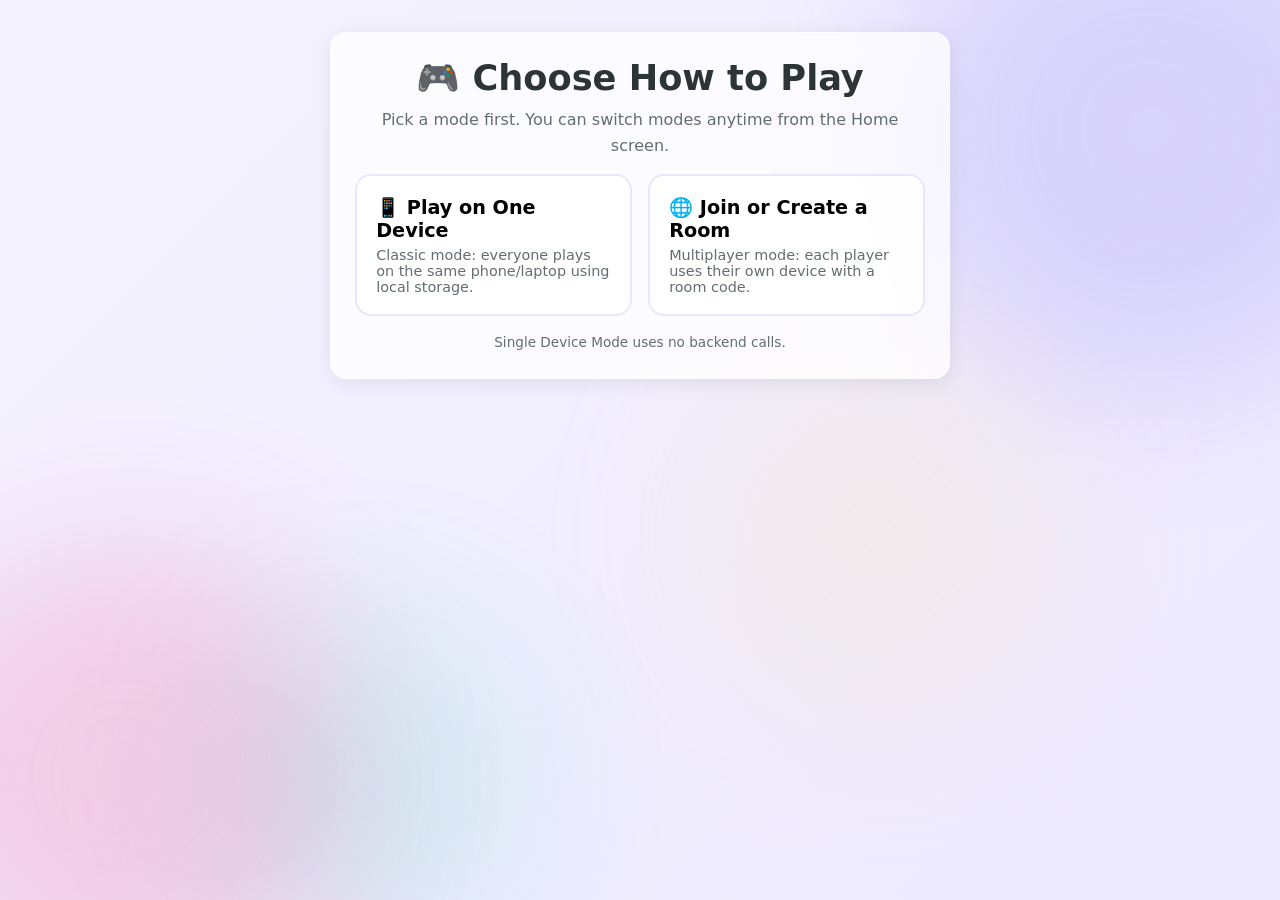
<file: index.html>
<!DOCTYPE html>
<html lang="en">
<head>
  <meta charset="UTF-8" />
  <meta name="viewport" content="width=device-width, initial-scale=1.0" />
  <title>Party Games Hub</title>
  <link rel="stylesheet" href="css/global.css" />
  <style>
    .home-emoji {
      font-size: 4rem;
      margin-bottom: 0.5rem;
      animation: bounceIn 0.8s ease both;
      filter: drop-shadow(0 4px 8px rgba(0,0,0,0.1));
    }
    .title-display {
      font-size: 2.4rem;
      font-weight: 800;
      margin-bottom: 1.5rem;
      min-height: 3rem;
      background: var(--gradient-primary);
      -webkit-background-clip: text;
      -webkit-text-fill-color: transparent;
      background-clip: text;
      animation: fadeInUp 0.6s ease 0.2s both;
    }
    .title-input {
      max-width: 360px;
      text-align: center;
      font-size: 1.1rem;
      animation: fadeInUp 0.6s ease 0.4s both;
    }
    .screen .btn {
      animation: fadeInUp 0.6s ease 0.6s both;
    }
    .tagline {
      color: var(--text-light);
      font-size: 0.95rem;
      animation: fadeIn 0.6s ease 0.8s both;
      margin-top: -0.5rem;
    }
  </style>
</head>
<body>
<div class="bg-orbs"></div>
  <div class="screen">
    <div class="home-emoji">🎉</div>
    <div class="title-display" id="titleDisplay">Let's Party 🎉</div>

    <input
      type="text"
      id="titleInput"
      class="title-input"
      placeholder="Enter your party name..."
      maxlength="50"
    />

    <button class="btn btn-primary btn-block" style="max-width: 360px;" onclick="startParty()">
      🚀 Start
    </button>
    <p class="tagline">Get everyone together for some fun!</p>
  </div>

  <script src="js/state.js"></script>
  <script src="js/utils.js"></script>
  <script>
    const rawMode = localStorage.getItem('pgh_playMode');
    if (!rawMode) {
      navigateTo('mode-select.html');
    }
    if (getPlayMode() === 'room') {
      navigateTo('lobby.html');
    }

    const titleInput = document.getElementById('titleInput');
    const titleDisplay = document.getElementById('titleDisplay');

    // Load saved title
    const savedTitle = getPartyTitle();
    titleInput.value = savedTitle === "Let's Party 🎉" ? '' : savedTitle;
    titleDisplay.textContent = savedTitle;

    // Update title live as user types
    titleInput.addEventListener('input', () => {
      const val = titleInput.value.trim();
      const title = val || "Let's Party 🎉";
      titleDisplay.textContent = title;
      setPartyTitle(title);
    });

    function startParty() {
      // Ensure title is saved
      const val = titleInput.value.trim();
      if (val) setPartyTitle(val);
      setPlayMode('single');
      navigateTo('lobby.html');
    }
  </script>
</body>
</html>
</file>
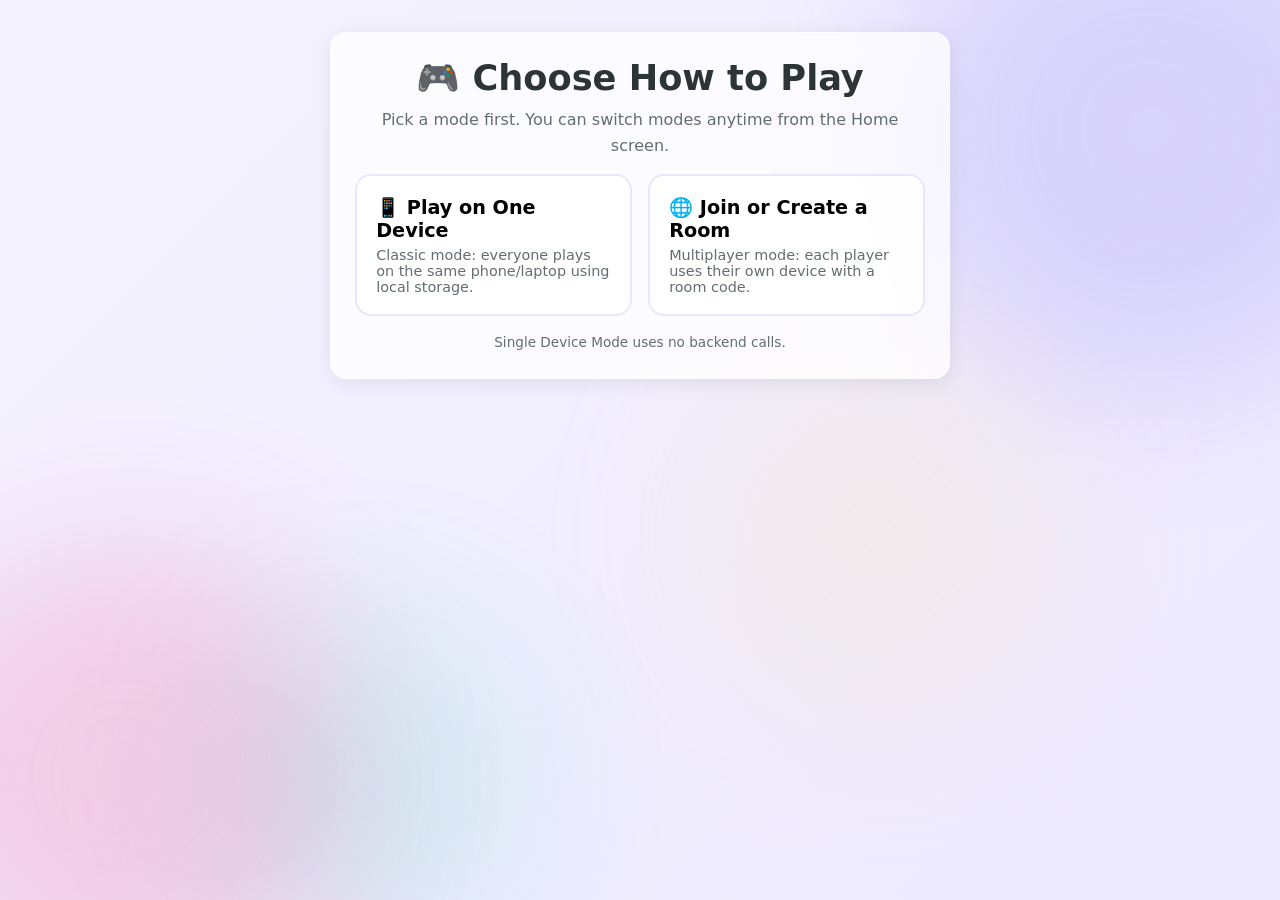
<file: games.html>
<!DOCTYPE html>
<html lang="en">
<head>
  <meta charset="UTF-8" />
  <meta name="viewport" content="width=device-width, initial-scale=1.0" />
  <title>Games – Party Games Hub</title>
  <link rel="stylesheet" href="css/global.css" />
  <link rel="stylesheet" href="css/cards.css" />
  <style>
    .hub-header {
      text-align: center;
      margin-bottom: 2rem;
      animation: fadeInUp 0.5s ease both;
    }
    .hub-header h1 {
      margin-bottom: 0.25rem;
      background: var(--gradient-primary);
      -webkit-background-clip: text;
      -webkit-text-fill-color: transparent;
      background-clip: text;
    }
    .hub-header p {
      color: var(--text-light);
      animation: fadeIn 0.5s ease 0.2s both;
    }
    .mode-indicator {
      margin-top: 0.4rem;
      display: inline-flex;
      align-items: center;
      gap: 0.45rem;
      font-size: 0.82rem;
      color: var(--text-light);
      background: rgba(255,255,255,0.65);
      border: 1px solid rgba(108,92,231,0.2);
      padding: 0.25rem 0.6rem;
      border-radius: 999px;
    }
    .mode-indicator .label {
      color: var(--primary);
      font-weight: 700;
    }
    .player-warning {
      background: linear-gradient(135deg, #fff3cd, #ffeaa7);
      color: #856404;
      padding: 0.6rem 1rem;
      border-radius: var(--radius-sm);
      font-size: 0.9rem;
      text-align: center;
      margin-bottom: 1.5rem;
      animation: fadeInUp 0.4s ease 0.1s both;
      border: 1px solid rgba(253, 203, 110, 0.5);
    }
    .nav-links {
      display: flex;
      gap: 0.75rem;
      justify-content: center;
      margin-top: 2rem;
      animation: fadeInUp 0.5s ease 0.4s both;
    }
    .container-wide {
      animation: fadeIn 0.4s ease both;
    }

    /* === Scorecard Table === */
    .scorecard-section {
      margin-top: 2rem;
      animation: fadeInUp 0.5s ease 0.4s both;
    }
    .scorecard-section h2 {
      margin-bottom: 0.75rem;
    }
    .scorecard-table-wrap {
      overflow-x: auto;
      -webkit-overflow-scrolling: touch;
      border-radius: var(--radius);
      box-shadow: var(--shadow);
    }
    .scorecard-table {
      width: 100%;
      border-collapse: collapse;
      background: rgba(255,255,255,0.85);
      backdrop-filter: blur(10px);
      border-radius: var(--radius);
      overflow: hidden;
      font-size: 0.9rem;
    }
    .scorecard-table th,
    .scorecard-table td {
      padding: 0.6rem 0.75rem;
      text-align: center;
      white-space: nowrap;
      border-bottom: 1px solid rgba(0,0,0,0.06);
    }
    .scorecard-table th {
      background: var(--gradient-primary);
      color: #fff;
      font-weight: 700;
      font-size: 0.8rem;
      text-transform: uppercase;
      letter-spacing: 0.03em;
      position: sticky;
      top: 0;
    }
    .scorecard-table th:first-child {
      text-align: left;
    }
    .scorecard-table td:first-child {
      text-align: left;
      font-weight: 600;
      color: var(--text);
      white-space: normal;
      word-break: break-word;
    }
    .scorecard-table tr:last-child td {
      border-bottom: none;
    }
    .scorecard-table tr:hover td {
      background: rgba(108, 92, 231, 0.04);
    }
    .scorecard-table .total-row td {
      background: linear-gradient(135deg, rgba(255,234,167,0.3), rgba(253,203,110,0.15));
      font-weight: 700;
      border-top: 2px solid rgba(108, 92, 231, 0.15);
    }
    .scorecard-table .total-row td:first-child {
      color: var(--primary);
    }
    .scorecard-empty {
      text-align: center;
      color: var(--text-light);
      padding: 1.5rem 1rem;
      font-size: 0.9rem;
      background: rgba(255,255,255,0.6);
      border-radius: var(--radius);
    }
    .scorecard-actions {
      display: flex;
      justify-content: flex-end;
      margin-top: 0.5rem;
    }

    @media (max-width: 500px) {
      .scorecard-table {
        font-size: 0.82rem;
      }
      .scorecard-table th,
      .scorecard-table td {
        padding: 0.5rem 0.5rem;
      }
    }
  </style>
</head>
<body>
<div class="bg-orbs"></div>
  <div class="container-wide">
    <!-- Header -->
    <div class="hub-header">
      <h1 id="hubTitle">🎮 Games</h1>
      <p id="playerCount"></p>
      <div class="mode-indicator" id="modeIndicator"></div>
    </div>

    <!-- Warning if not enough players -->
    <div class="player-warning hidden" id="playerWarning">
      ⚠️ Some games need more players. Go back to the lobby to add more!
    </div>

    <!-- Games Grid -->
    <div class="games-grid" id="gamesGrid"></div>

    <!-- Scorecard -->
    <div class="scorecard-section" id="scorecardSection">
      <div class="flex flex-between" style="align-items: center;">
        <h2>🏆 Scorecard</h2>
      </div>
      <div id="scorecardContent"></div>
      <div class="scorecard-actions" id="scorecardActions" style="display:none;">
        <button class="btn btn-outline btn-sm" onclick="handleClearScores()">Clear Scores</button>
      </div>
    </div>

    <!-- Navigation -->
    <div class="nav-links">
      <button class="btn btn-outline btn-sm" onclick="navigateTo('lobby.html')">👥 Back to Lobby</button>
      <button class="btn btn-outline btn-sm" onclick="navigateTo('index.html')">🏠 Home</button>
    </div>
  </div>

  <script src="js/state.js"></script>
  <script src="js/config.js"></script>
  <script src="js/utils.js"></script>
  <script>
    const rawMode = localStorage.getItem('pgh_playMode');
    if (!rawMode) navigateTo('mode-select.html');

    const mode = getPlayMode();
    const session = getRoomSession();

    const participants = getParticipants();
    const playerCount = participants.length;

    // Set title
    document.getElementById('hubTitle').textContent = `🎮 ${getPartyTitle()}`;
    document.getElementById('playerCount').textContent = `${playerCount} player${playerCount !== 1 ? 's' : ''} ready`;

    const modeIndicator = document.getElementById('modeIndicator');
    if (mode === 'room') {
      modeIndicator.innerHTML = `<span class="label">Room Mode – Connected</span>${session.roomId ? `• ${session.roomId}` : ''}`;
    } else {
      modeIndicator.innerHTML = '<span class="label">Single Device Mode</span>';
    }

    // Show warning if low players
    let hasWarning = false;
    GAMES.forEach(game => {
      if (playerCount < game.minPlayers) hasWarning = true;
    });
    if (hasWarning) {
      document.getElementById('playerWarning').classList.remove('hidden');
    }

    // Render game cards
    const grid = document.getElementById('gamesGrid');

    GAMES.forEach(game => {
      const canPlay = playerCount >= game.minPlayers;
      const card = document.createElement('div');
      card.className = 'game-card';
      if (!canPlay) card.style.opacity = '0.6';

      card.innerHTML = `
        <h3>${game.title}</h3>
        <p>${game.description}</p>
        <div class="meta">👥 Min ${game.minPlayers} players</div>
        <button
          class="btn ${canPlay ? 'btn-primary' : 'btn-outline'} btn-block"
          ${canPlay ? '' : 'disabled'}
          onclick="navigateTo('${game.file}')"
        >
          ${canPlay ? '▶ Play' : '🔒 Need more players'}
        </button>
      `;

      grid.appendChild(card);
    });

    /* ---- Scorecard ---- */
    function escapeHTML(str) {
      const div = document.createElement('div');
      div.textContent = str;
      return div.innerHTML;
    }

    function renderScorecard() {
      const scorecard = getScorecard();
      const playerNames = participants.map(p => p.name);
      const container = document.getElementById('scorecardContent');
      const actionsDiv = document.getElementById('scorecardActions');

      const gameIds = Object.keys(scorecard);
      if (gameIds.length === 0 || playerNames.length === 0) {
        container.innerHTML = '<div class="scorecard-empty">No scores yet — play some games first!</div>';
        actionsDiv.style.display = 'none';
        return;
      }

      // Map game IDs to display titles
      const gameTitles = {};
      if (typeof GAMES !== 'undefined') {
        GAMES.forEach(g => gameTitles[g.id] = g.title);
      }

      // Collect all player names that appear in any game score
      const allScoredPlayers = new Set();
      for (const gid of gameIds) {
        for (const name of Object.keys(scorecard[gid])) {
          allScoredPlayers.add(name);
        }
      }
      const displayPlayers = [...new Set([...playerNames, ...allScoredPlayers])];

      if (displayPlayers.length === 0) {
        container.innerHTML = '<div class="scorecard-empty">No scores yet — play some games first!</div>';
        actionsDiv.style.display = 'none';
        return;
      }

      // Build table
      let html = '<div class="scorecard-table-wrap"><table class="scorecard-table">';
      html += '<thead><tr><th>Game</th>';
      displayPlayers.forEach(name => {
        html += `<th>${escapeHTML(name)}</th>`;
      });
      html += '</tr></thead><tbody>';

      const totals = {};
      displayPlayers.forEach(n => totals[n] = 0);

      gameIds.forEach(gid => {
        const title = gameTitles[gid] || gid;
        html += `<tr><td>${escapeHTML(title)}</td>`;
        displayPlayers.forEach(name => {
          const pts = (scorecard[gid] && scorecard[gid][name]) || 0;
          totals[name] += pts;
          html += `<td>${pts}</td>`;
        });
        html += '</tr>';
      });

      html += '<tr class="total-row"><td>Total</td>';
      displayPlayers.forEach(name => {
        html += `<td>${totals[name]}</td>`;
      });
      html += '</tr>';

      html += '</tbody></table></div>';
      container.innerHTML = html;
      actionsDiv.style.display = 'flex';
    }

    function handleClearScores() {
      if (confirm('Clear all game scores?')) {
        clearScorecard();
        renderScorecard();
      }
    }

    renderScorecard();
  </script>
</body>
</html>
</file>
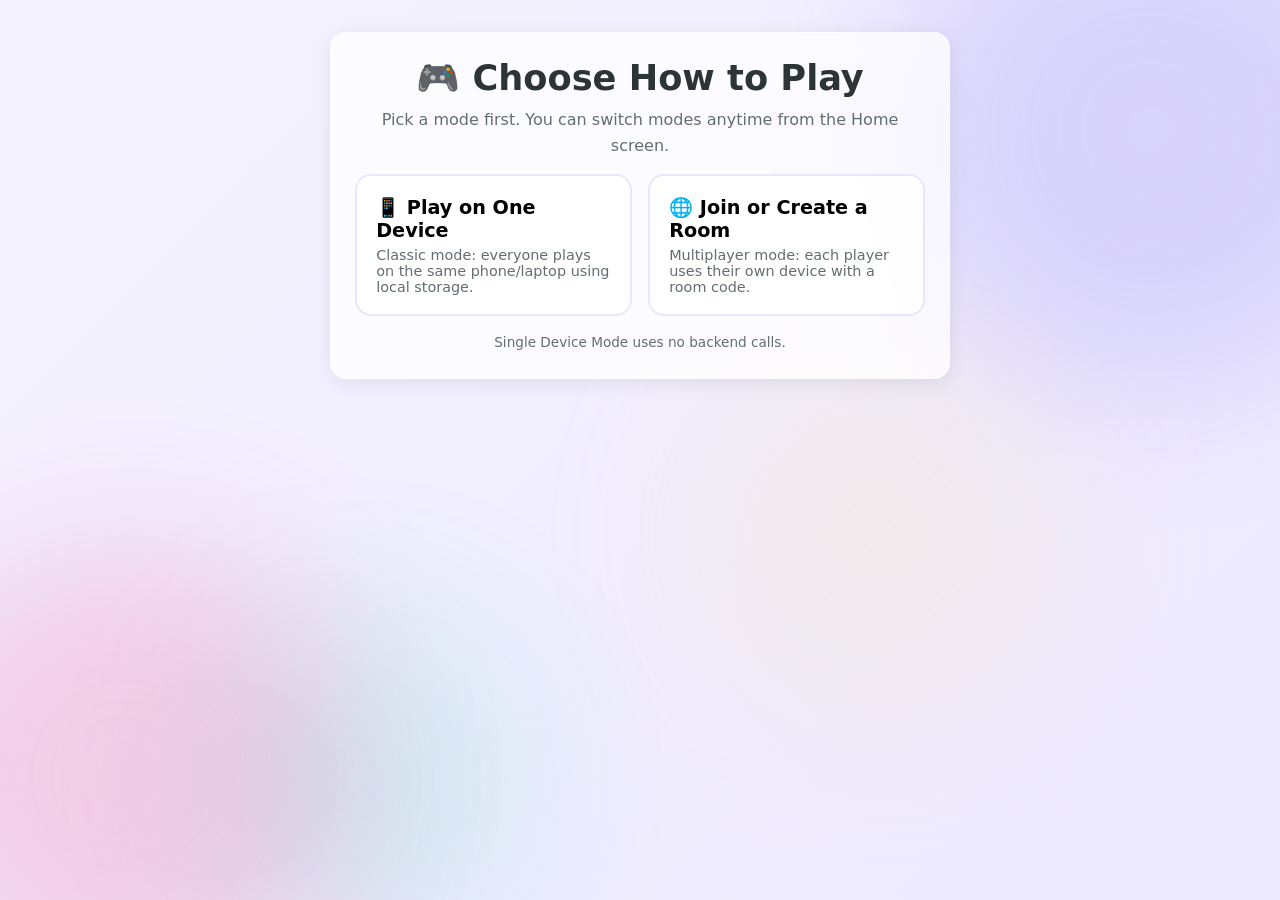
<file: lobby.html>
<!DOCTYPE html>
<html lang="en">
<head>
  <meta charset="UTF-8" />
  <meta name="viewport" content="width=device-width, initial-scale=1.0" />
  <title>Lobby – Party Games Hub</title>
  <link rel="stylesheet" href="css/global.css" />
  <style>
    .lobby-wrapper {
      width: 100%;
      max-width: 560px;
      animation: fadeInUp 0.5s ease both;
    }
    .lobby-header h1 {
      background: var(--gradient-primary);
      -webkit-background-clip: text;
      -webkit-text-fill-color: transparent;
      background-clip: text;
    }
    .form-row {
      display: flex;
      gap: 0.75rem;
      align-items: flex-end;
    }
    .form-group {
      flex: 1;
      display: flex;
      flex-direction: column;
      gap: 0.3rem;
    }
    .form-group label {
      font-size: 0.85rem;
      font-weight: 600;
      color: var(--text-light);
    }
    .count-badge {
      background: var(--gradient-primary);
      color: #fff;
      padding: 0.15rem 0.6rem;
      border-radius: 999px;
      font-size: 0.85rem;
      font-weight: 600;
      transition: transform 0.3s cubic-bezier(.4,0,.2,1);
    }
    .count-badge.bump {
      animation: bounceIn 0.4s ease;
    }
    .empty-state {
      text-align: center;
      color: var(--text-light);
      padding: 1.3rem 1rem;
      font-size: 0.95rem;
    }
    .players-header {
      animation: fadeInUp 0.5s ease 0.2s both;
    }
    .participant-list {
      animation: fadeIn 0.5s ease 0.3s both;
    }
    .mode-banner {
      display: flex;
      justify-content: space-between;
      align-items: center;
      gap: 0.75rem;
      margin-bottom: 1rem;
      padding: 0.65rem 0.9rem;
      border-radius: var(--radius-sm);
      background: rgba(255,255,255,0.7);
      border: 1px solid rgba(108,92,231,0.2);
      font-size: 0.88rem;
      color: var(--text-light);
    }
    .mode-pill {
      font-weight: 700;
      color: var(--primary);
    }
    .room-box {
      margin-bottom: 1rem;
    }
    .room-code-row {
      display: flex;
      align-items: center;
      gap: 0.6rem;
      margin-top: 0.35rem;
      flex-wrap: wrap;
    }
    .room-code {
      font-size: 1.2rem;
      font-weight: 800;
      letter-spacing: 0.1em;
      color: var(--primary);
    }
    .status-chip {
      display: inline-flex;
      align-items: center;
      gap: 0.35rem;
      padding: 0.2rem 0.55rem;
      border-radius: 999px;
      font-size: 0.8rem;
      background: rgba(0,184,148,0.12);
      color: var(--success);
      font-weight: 700;
    }
    .host-note {
      margin-top: 0.5rem;
      font-size: 0.84rem;
      color: var(--text-light);
    }
    .error-msg {
      margin-top: 0.5rem;
      color: var(--danger);
      font-size: 0.85rem;
    }
    .room-choice-actions {
      display: flex;
      gap: 0.75rem;
    }
    .room-choice-actions .btn { flex: 1; }
    .db-alert {
      display: flex;
      align-items: center;
      justify-content: space-between;
      gap: 0.75rem;
      margin-bottom: 1rem;
      padding: 0.6rem 0.9rem;
      border-radius: var(--radius-sm);
      background: linear-gradient(135deg, rgba(0,184,148,0.15), rgba(85,239,196,0.15));
      color: #00695c;
      border: 1px solid rgba(0,184,148,0.35);
      font-size: 0.85rem;
    }
    .db-alert strong { color: #00796b; }
    .db-alert .dismiss {
      background: none;
      border: none;
      color: #00796b;
      font-size: 1rem;
      cursor: pointer;
      padding: 0.1rem 0.3rem;
    }

    @media (max-width: 500px) {
      .form-row {
        flex-direction: column;
      }
    }
  </style>
</head>
<body>
<div class="bg-orbs"></div>
  <div class="lobby-wrapper">
    <div class="mode-banner">
      <span id="modeLabel">Mode</span>
      <button class="btn btn-outline btn-sm" onclick="navigateTo('mode-select.html')">Switch Mode</button>
    </div>

    <div class="text-center mb-3 lobby-header">
      <h1 id="partyTitle">Let's Party 🎉</h1>
      <p style="color: var(--text-light); margin-top: 0.25rem;" id="subTitle">Add your crew below</p>
    </div>

    <div class="card mb-3 room-box hidden" id="roomInfoCard">
      <div class="flex flex-between" style="align-items: center;">
        <h3>🌐 Room Mode – Connected</h3>
        <span class="status-chip">● Live</span>
      </div>
      <div class="room-code-row">
        <span>Room Code:</span>
        <span class="room-code" id="roomCodeText">-----</span>
        <button class="btn btn-outline btn-sm" onclick="copyRoomCode()">Copy</button>
      </div>
      <div class="host-note" id="hostNote"></div>
    </div>

    <div class="card mb-3 hidden" id="roomChoiceCard">
      <h3>Join or Create a Room</h3>
      <p style="color: var(--text-light); font-size: 0.9rem; margin: 0.25rem 0 0.9rem;">
        Choose how you want to connect. We'll ask for your name next.
      </p>
      <div class="room-choice-actions">
        <button class="btn btn-secondary" onclick="showRoomStep('create')">Create Room</button>
        <button class="btn btn-primary" onclick="showRoomStep('join')">Join Room</button>
      </div>
    </div>

    <div class="card mb-3 hidden" id="roomCreateCard">
      <h3>Create a Room</h3>
      <p style="color: var(--text-light); font-size: 0.9rem; margin: 0.25rem 0 0.9rem;">
        Enter your name to generate a 5-character room code.
      </p>
      <div class="form-row">
        <div class="form-group">
          <label for="roomCreateName">Your Name</label>
          <input type="text" id="roomCreateName" placeholder="Enter your name..." maxlength="30" />
        </div>
      </div>
      <div class="form-row mt-2">
        <button class="btn btn-primary" style="flex:1" onclick="handleCreateRoom()">Create Room</button>
        <button class="btn btn-outline" style="flex:1" onclick="showRoomStep('choice')">Back</button>
      </div>
      <div class="error-msg" id="roomCreateError"></div>
    </div>

    <div class="card mb-3 hidden" id="roomJoinCard">
      <h3>Join a Room</h3>
      <p style="color: var(--text-light); font-size: 0.9rem; margin: 0.25rem 0 0.9rem;">
        Enter your name and the room code from the host.
      </p>
      <div class="form-row">
        <div class="form-group">
          <label for="roomJoinName">Your Name</label>
          <input type="text" id="roomJoinName" placeholder="Enter your name..." maxlength="30" />
        </div>
        <div class="form-group" style="flex: 0.7;">
          <label for="roomJoinCode">Room Code</label>
          <input type="text" id="roomJoinCode" placeholder="AB7KQ" maxlength="6" style="text-transform: uppercase;" />
        </div>
      </div>
      <div class="form-row mt-2">
        <button class="btn btn-primary" style="flex:1" onclick="handleJoinRoom()">Join Room</button>
        <button class="btn btn-outline" style="flex:1" onclick="showRoomStep('choice')">Back</button>
      </div>
      <div class="error-msg" id="roomJoinError"></div>
    </div>

    <div class="card mb-3" id="singleAddCard">
      <div class="form-row">
        <div class="form-group">
          <label for="nameInput">Name</label>
          <input type="text" id="nameInput" placeholder="Enter name..." maxlength="30" />
        </div>
        <div class="form-group" style="flex: 0.6;">
          <label for="genderSelect">Gender</label>
          <select id="genderSelect">
            <option value="Male">Male</option>
            <option value="Female">Female</option>
            <option value="Other">Other</option>
          </select>
        </div>
      </div>
      <button class="btn btn-secondary btn-block mt-2" onclick="handleAddParticipant()">
        ➕ Add Participant
      </button>
    </div>

    <div class="flex flex-between players-header" style="align-items: center; margin-bottom: 0.75rem;">
      <h2>Players</h2>
      <span class="count-badge" id="countBadge">0</span>
    </div>

    <ul class="participant-list" id="participantList">
      <li class="empty-state">No players yet — add someone above!</li>
    </ul>

    <button class="btn btn-primary btn-block mt-3" id="continueBtn" onclick="continueTo()">
      🎮 Continue to Games
    </button>
  </div>

  <script src="js/state.js"></script>
  <script src="js/utils.js"></script>
  <script>
    const rawMode = localStorage.getItem('pgh_playMode');
    if (!rawMode) navigateTo('mode-select.html');

    const mode = getPlayMode();
    const modeLabel = document.getElementById('modeLabel');
    const roomInfoCard = document.getElementById('roomInfoCard');
    const roomChoiceCard = document.getElementById('roomChoiceCard');
    const roomCreateCard = document.getElementById('roomCreateCard');
    const roomJoinCard = document.getElementById('roomJoinCard');
    const roomCreateName = document.getElementById('roomCreateName');
    const roomJoinName = document.getElementById('roomJoinName');
    const roomJoinCode = document.getElementById('roomJoinCode');
    const roomCreateError = document.getElementById('roomCreateError');
    const roomJoinError = document.getElementById('roomJoinError');
    const roomCodeText = document.getElementById('roomCodeText');
    const hostNote = document.getElementById('hostNote');
    const subTitle = document.getElementById('subTitle');

    const singleAddCard = document.getElementById('singleAddCard');
    const continueBtn = document.getElementById('continueBtn');

    const nameInput = document.getElementById('nameInput');
    const genderSelect = document.getElementById('genderSelect');
    const participantList = document.getElementById('participantList');
    const countBadge = document.getElementById('countBadge');
    const dbAlert = document.getElementById('dbAlert');
    const dbAlertText = document.getElementById('dbAlertText');

    let roomPollTimer = null;
    let currentRoomStateHash = '';
    let roomStep = 'choice';

    document.getElementById('partyTitle').textContent = getPartyTitle();

    function escapeHTML(str) {
      const div = document.createElement('div');
      div.textContent = str;
      return div.innerHTML;
    }

    function setModeUI() {
      if (mode === 'room') {
        modeLabel.innerHTML = '<span class="mode-pill">Room Mode – Connected</span>';
        subTitle.textContent = 'Create a room or join with a code';
        singleAddCard.classList.add('hidden');
      } else {
        modeLabel.innerHTML = '<span class="mode-pill">Single Device Mode</span>';
        subTitle.textContent = 'Add your crew below';
        roomInfoCard.classList.add('hidden');
        roomChoiceCard.classList.add('hidden');
        roomCreateCard.classList.add('hidden');
        roomJoinCard.classList.add('hidden');
      }
    }

    function showRoomStep(step) {
      roomStep = step;
      roomChoiceCard.classList.toggle('hidden', step !== 'choice');
      roomCreateCard.classList.toggle('hidden', step !== 'create');
      roomJoinCard.classList.toggle('hidden', step !== 'join');
      roomCreateError.textContent = '';
      roomJoinError.textContent = '';
    }

    function dismissDbAlert() {
      dbAlert.classList.add('hidden');
    }

    async function checkDatabaseStatus() {
      try {
        const res = await fetch('/api/health');
        if (!res.ok) return;
        const data = await res.json();
        if (!data || !data.ok) return;
        if (data.storage === 'memory') return;

        const providerLabel = data.storage === 'upstash' ? 'Upstash' : 'Vercel KV';
      } catch {
        // No-op
      }
    }

    function renderParticipants(participants, removable = true) {
      countBadge.textContent = participants.length;

      if (participants.length === 0) {
        participantList.innerHTML = '<li class="empty-state">No players yet — add someone above!</li>';
        return;
      }

      participantList.innerHTML = participants.map((p, i) => {
        const removeBtn = removable
          ? `<button class="remove-btn" onclick="handleRemove(${i})" title="Remove">✕</button>`
          : '';

        const suffix = p.gender ? `<small style="color: var(--text-light);">(${p.gender})</small>` : '';
        return `
          <li class="participant-item">
            <span>${escapeHTML(p.name)} ${suffix}</span>
            ${removeBtn}
          </li>
        `;
      }).join('');
    }

    function handleAddParticipant() {
      const name = nameInput.value.trim();
      if (!name) {
        nameInput.focus();
        return;
      }
      addParticipant({ name, gender: genderSelect.value });
      nameInput.value = '';
      nameInput.focus();
      renderParticipants(getParticipants(), true);
      countBadge.classList.remove('bump');
      void countBadge.offsetWidth;
      countBadge.classList.add('bump');
    }

    function handleRemove(index) {
      removeParticipant(index);
      renderParticipants(getParticipants(), true);
    }

    async function handleCreateRoom() {
      roomCreateError.textContent = '';
      const playerName = roomCreateName.value.trim();
      if (!playerName) {
        roomCreateError.textContent = 'Enter your name first.';
        roomCreateName.focus();
        return;
      }

      try {
        const created = await apiCreateRoom();
        const roomId = created.roomId;
        const joined = await apiJoinRoom(roomId, playerName);

        setRoomSession({ roomId, playerId: joined.playerId, playerName });
        await syncRoomState();
        startRoomPolling();
      } catch (error) {
        roomCreateError.textContent = error.message || 'Unable to create room.';
      }
    }

    async function handleJoinRoom() {
      roomJoinError.textContent = '';
      const playerName = roomJoinName.value.trim();
      const roomId = roomJoinCode.value.trim().toUpperCase();

      if (!playerName) {
        roomJoinError.textContent = 'Enter your name first.';
        roomJoinName.focus();
        return;
      }
      if (!roomId) {
        roomJoinError.textContent = 'Enter a room code.';
        roomJoinCode.focus();
        return;
      }

      try {
        const joined = await apiJoinRoom(roomId, playerName);
        setRoomSession({ roomId, playerId: joined.playerId, playerName });
        await syncRoomState();
        startRoomPolling();
      } catch (error) {
        roomJoinError.textContent = error.message || 'Unable to join room.';
      }
    }

    async function syncRoomState() {
      const session = getRoomSession();
      if (!session.roomId || !session.playerId) {
        roomInfoCard.classList.add('hidden');
        if (roomStep !== 'create' && roomStep !== 'join') {
          showRoomStep('choice');
        }
        continueBtn.disabled = true;
        continueBtn.classList.remove('btn-primary');
        continueBtn.classList.add('btn-outline');
        continueBtn.textContent = 'Connect to a room first';
        renderParticipants([], false);
        return;
      }

      const state = await apiGetRoomState(session.roomId);
      const hash = JSON.stringify(state);
      if (hash !== currentRoomStateHash) {
        currentRoomStateHash = hash;
        setParticipantsFromRoom(state.players || []);
      }

      const players = (state.players || []).map(p => ({ name: p.name }));
      renderParticipants(players, false);

      roomInfoCard.classList.remove('hidden');
      roomChoiceCard.classList.add('hidden');
      roomCreateCard.classList.add('hidden');
      roomJoinCard.classList.add('hidden');
      roomCodeText.textContent = state.roomId;

      const isHost = state.hostId === session.playerId;
      hostNote.textContent = isHost
        ? 'You are the host. You control game switching and reveal flow.'
        : 'Host controls game switching. You can still join games and vote.';

      continueBtn.disabled = !isHost;
      continueBtn.classList.toggle('btn-primary', isHost);
      continueBtn.classList.toggle('btn-outline', !isHost);
      continueBtn.textContent = isHost ? '🎮 Continue to Games' : 'Waiting for host to continue';

      document.getElementById('partyTitle').textContent = `Room ${state.roomId}`;
      subTitle.textContent = `${players.length} player${players.length !== 1 ? 's' : ''} connected`;
    }

    function startRoomPolling() {
      if (roomPollTimer) return;
      roomPollTimer = setInterval(async () => {
        try {
          const session = getRoomSession();
          if (!session.roomId || !session.playerId) return;
          await syncRoomState();
        } catch {
          // Ignore transient polling errors.
        }
      }, 2500);
    }

    function copyRoomCode() {
      const code = roomCodeText.textContent.trim();
      if (!code || code === '-----') return;
      navigator.clipboard.writeText(code).then(() => {
        hostNote.textContent = 'Room code copied to clipboard.';
      }).catch(() => {
        hostNote.textContent = 'Could not copy automatically. Share the code manually.';
      });
    }

    function continueTo() {
      if (mode === 'single') {
        const participants = getParticipants();
        if (participants.length === 0) {
          alert('Add at least one participant to continue!');
          return;
        }
        navigateTo('games.html');
        return;
      }

      if (!continueBtn.disabled) {
        navigateTo('games.html');
      }
    }

    if (nameInput) {
      nameInput.addEventListener('keydown', (e) => {
        if (e.key === 'Enter') handleAddParticipant();
      });
    }

    if (roomCreateName) {
      roomCreateName.addEventListener('keydown', (e) => {
        if (e.key === 'Enter') handleCreateRoom();
      });
    }

    if (roomJoinName) {
      roomJoinName.addEventListener('keydown', (e) => {
        if (e.key === 'Enter') handleJoinRoom();
      });
    }

    if (roomJoinCode) {
      roomJoinCode.addEventListener('input', () => {
        roomJoinCode.value = roomJoinCode.value.toUpperCase().replace(/[^A-Z0-9]/g, '');
      });
    }

    setModeUI();

    if (mode === 'room') {
      showRoomStep('choice');
      checkDatabaseStatus();
    } else {
      renderParticipants(getParticipants(), true);
    }
  </script>
</body>
</html>
</file>
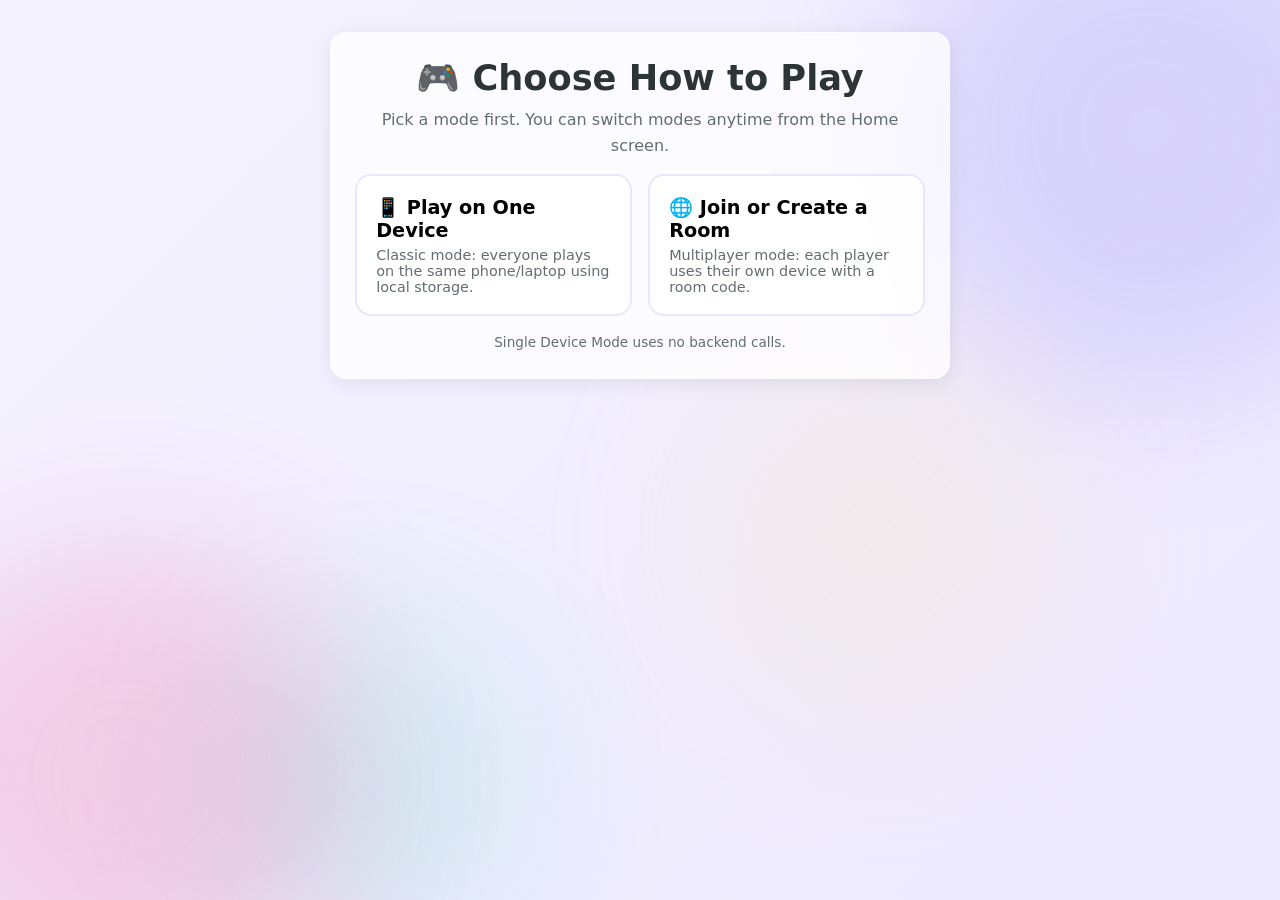
<file: mode-select.html>
<!DOCTYPE html>
<html lang="en">
<head>
  <meta charset="UTF-8" />
  <meta name="viewport" content="width=device-width, initial-scale=1.0" />
  <title>Select Mode – Party Games Hub</title>
  <link rel="stylesheet" href="css/global.css" />
  <style>
    .mode-wrap {
      width: 100%;
      max-width: 620px;
      animation: fadeInUp 0.5s ease both;
    }
    .mode-grid {
      display: grid;
      grid-template-columns: 1fr 1fr;
      gap: 1rem;
      margin-top: 1rem;
    }
    .mode-card {
      background: rgba(255,255,255,0.85);
      border: 2px solid rgba(108,92,231,0.15);
      border-radius: var(--radius);
      padding: 1.2rem;
      text-align: left;
      cursor: pointer;
      transition: all 0.2s ease;
      font-family: var(--font);
    }
    .mode-card:hover {
      border-color: var(--primary);
      transform: translateY(-2px);
      box-shadow: var(--shadow-hover);
    }
    .mode-card h3 { margin-bottom: 0.35rem; }
    .mode-card p { color: var(--text-light); font-size: 0.9rem; }
    .hint {
      margin-top: 1rem;
      font-size: 0.85rem;
      color: var(--text-light);
      text-align: center;
    }
    @media (max-width: 620px) {
      .mode-grid { grid-template-columns: 1fr; }
    }
  </style>
</head>
<body>
<div class="bg-orbs"></div>
  <div class="mode-wrap">
    <div class="card text-center">
      <h1>🎮 Choose How to Play</h1>
      <p style="color: var(--text-light); margin-top: 0.5rem;">
        Pick a mode first. You can switch modes anytime from the Home screen.
      </p>

      <div class="mode-grid">
        <button class="mode-card" onclick="chooseSingle()">
          <h3>📱 Play on One Device</h3>
          <p>Classic mode: everyone plays on the same phone/laptop using local storage.</p>
        </button>
        <button class="mode-card" onclick="chooseRoom()">
          <h3>🌐 Join or Create a Room</h3>
          <p>Multiplayer mode: each player uses their own device with a room code.</p>
        </button>
      </div>

      <div class="hint">Single Device Mode uses no backend calls.</div>
    </div>
  </div>

  <script src="js/state.js"></script>
  <script src="js/utils.js"></script>
  <script>
    function chooseSingle() {
      setPlayMode('single');
      clearRoomSession();
      navigateTo('index.html');
    }

    function chooseRoom() {
      setPlayMode('room');
      navigateTo('lobby.html');
    }
  </script>
</body>
</html>
</file>
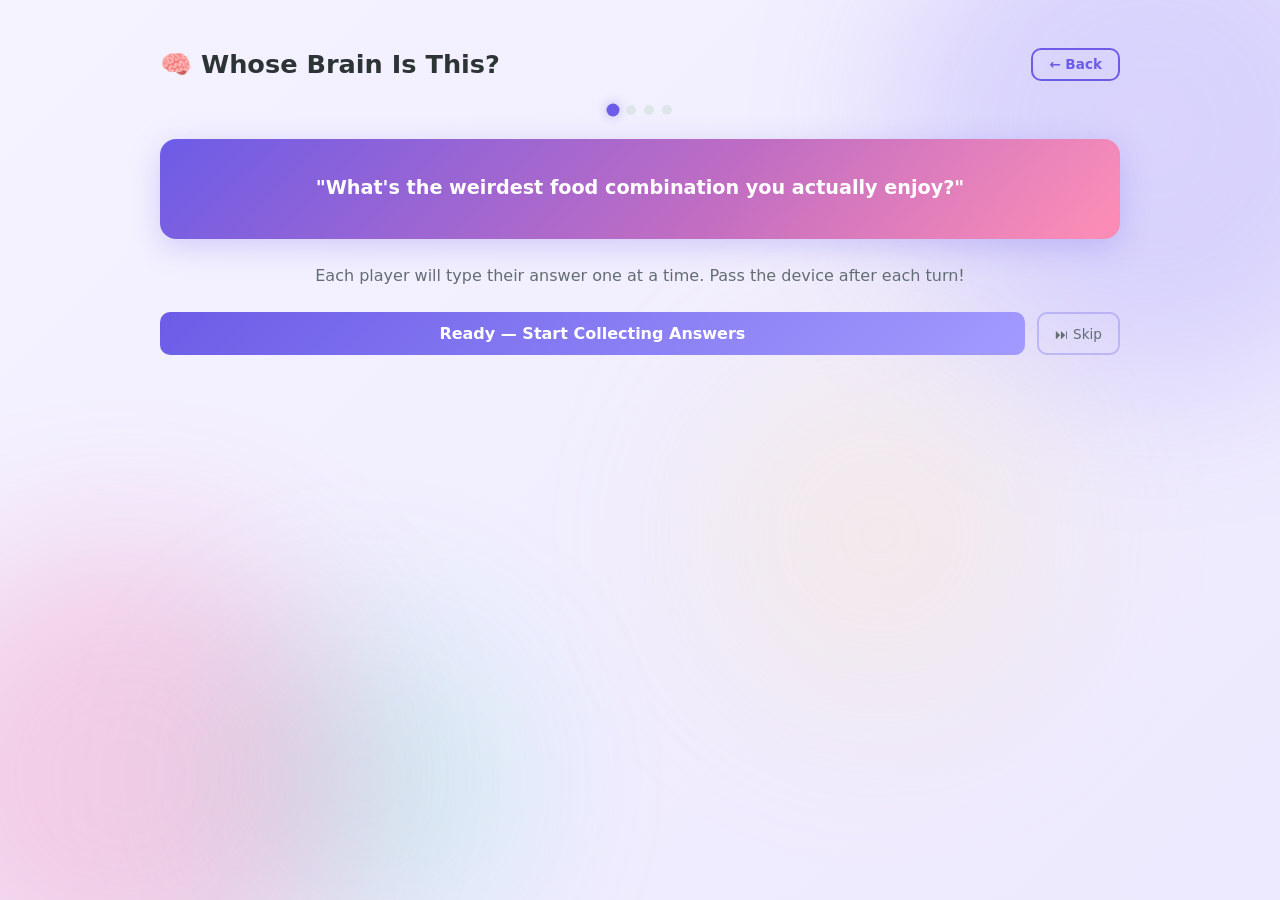
<file: games/brain.html>
<!DOCTYPE html>
<html lang="en">
<head>
  <meta charset="UTF-8" />
  <meta name="viewport" content="width=device-width, initial-scale=1.0" />
  <title>Whose Brain Is This?</title>
  <link rel="stylesheet" href="../css/global.css" />
  <style>
    .phase-indicator {
      display: flex;
      gap: 0.5rem;
      justify-content: center;
      margin-bottom: 1.5rem;
    }
    .phase-dot {
      width: 10px;
      height: 10px;
      border-radius: 50%;
      background: #dfe6e9;
      transition: background 0.4s ease, transform 0.4s ease, box-shadow 0.4s ease;
    }
    .phase-dot.active {
      background: var(--primary);
      transform: scale(1.3);
      box-shadow: 0 0 8px rgba(108, 92, 231, 0.4);
    }
    .prompt-card {
      background: linear-gradient(135deg, var(--primary), var(--secondary));
      color: #fff;
      padding: 2rem;
      border-radius: var(--radius);
      text-align: center;
      font-size: 1.2rem;
      font-weight: 600;
      margin-bottom: 1.5rem;
      min-height: 100px;
      display: flex;
      align-items: center;
      justify-content: center;
      animation: scaleIn 0.4s ease both;
      box-shadow: 0 8px 30px rgba(108, 92, 231, 0.25);
      position: relative;
      overflow: hidden;
    }
    .prompt-card::before {
      content: '';
      position: absolute;
      inset: 0;
      background: linear-gradient(120deg, transparent 30%, rgba(255,255,255,0.15) 50%, transparent 70%);
      background-size: 200% 100%;
      animation: shimmer 3s ease-in-out infinite;
    }
    .prompt-card span {
      position: relative;
      z-index: 1;
    }
    .current-player-banner {
      background: linear-gradient(135deg, var(--accent), #fdcb6e);
      color: var(--text);
      padding: 0.6rem 1rem;
      border-radius: var(--radius-sm);
      text-align: center;
      font-weight: 600;
      margin-bottom: 1rem;
      animation: fadeInUp 0.3s ease both;
      box-shadow: 0 2px 12px rgba(253, 203, 110, 0.3);
    }
    textarea {
      width: 100%;
      padding: 0.75rem 1rem;
      font-size: 1rem;
      font-family: var(--font);
      border: 2px solid #dfe6e9;
      border-radius: var(--radius-sm);
      resize: vertical;
      min-height: 80px;
      transition: border-color 0.3s ease, box-shadow 0.3s ease;
    }
    textarea:focus {
      outline: none;
      border-color: var(--primary);
      box-shadow: 0 0 0 4px rgba(108, 92, 231, 0.12);
    }

    /* === Match the Following Styles === */
    .phase3-layout {
      display: flex;
      gap: 1.25rem;
      align-items: flex-start;
      min-height: 0;
    }
    .phase3-left {
      flex: 3;
      min-width: 0;
    }
    .phase3-right {
      flex: 2;
      min-width: 0;
      display: flex;
      flex-direction: column;
      gap: 0.75rem;
      position: sticky;
      top: 1rem;
    }
    .match-container {
      display: flex;
      gap: 1rem;
      margin-bottom: 0;
      align-items: flex-start;
    }
    .match-column {
      flex: 1;
      display: flex;
      flex-direction: column;
      gap: 0.5rem;
      min-width: 0;
    }
    .match-column-header {
      font-weight: 700;
      font-size: 0.8rem;
      text-transform: uppercase;
      letter-spacing: 0.05em;
      color: var(--text-light);
      margin-bottom: 0.15rem;
      text-align: center;
    }
    .match-item {
      padding: 0.55rem 0.75rem;
      border-radius: var(--radius-sm);
      font-size: 0.88rem;
      cursor: pointer;
      transition: all 0.25s cubic-bezier(.4,0,.2,1);
      border: 2px solid transparent;
      position: relative;
      user-select: none;
      word-break: break-word;
      overflow-wrap: anywhere;
      line-height: 1.35;
    }
    .match-answer {
      background: linear-gradient(135deg, rgba(241, 240, 255, 0.9), rgba(237, 233, 254, 0.7));
      border-color: #e0deff;
    }
    .match-answer:hover {
      border-color: var(--primary-light);
      transform: translateX(3px);
      box-shadow: 0 2px 10px rgba(108, 92, 231, 0.15);
    }
    .match-answer.active {
      border-color: var(--primary);
      background: linear-gradient(135deg, #e3e0ff, #d5d0ff);
      box-shadow: 0 2px 15px rgba(108, 92, 231, 0.25);
      transform: scale(1.02);
    }
    .match-answer.matched {
      opacity: 0.6;
      pointer-events: none;
    }
    .match-name {
      background: linear-gradient(135deg, rgba(253, 243, 205, 0.8), rgba(254, 234, 167, 0.6));
      border-color: #fde9a7;
      text-align: center;
      font-weight: 600;
    }
    .match-name:hover {
      border-color: #fdcb6e;
      transform: translateX(-3px);
      box-shadow: 0 2px 10px rgba(253, 203, 110, 0.25);
    }
    .match-name.active {
      border-color: #fdcb6e;
      background: linear-gradient(135deg, #ffeaa7, #fdcb6e);
      box-shadow: 0 2px 15px rgba(253, 203, 110, 0.35);
      transform: scale(1.02);
    }
    .match-name.matched {
      opacity: 0.6;
      pointer-events: none;
    }
    .match-label {
      display: inline-flex;
      align-items: center;
      justify-content: center;
      width: 24px;
      height: 24px;
      border-radius: 50%;
      background: var(--gradient-primary);
      color: #fff;
      font-size: 0.75rem;
      font-weight: 700;
      margin-right: 0.5rem;
      flex-shrink: 0;
    }
    .match-answer-text {
      display: flex;
      align-items: flex-start;
      gap: 0.3rem;
      word-break: break-word;
      overflow-wrap: anywhere;
    }
    .match-answer-text > span:not(.match-label):not(.match-badge) {
      flex: 1;
      min-width: 0;
      word-break: break-word;
      overflow-wrap: anywhere;
    }
    .match-badge {
      font-size: 0.7rem;
      padding: 0.15rem 0.5rem;
      border-radius: 999px;
      background: var(--gradient-primary);
      color: #fff;
      margin-left: auto;
      white-space: nowrap;
      flex-shrink: 0;
    }

    /* Pairs display */
    .matched-pairs {
      display: flex;
      flex-direction: column;
      gap: 0.35rem;
    }
    .matched-pairs-header {
      font-weight: 600;
      font-size: 0.8rem;
      color: var(--text-light);
      margin-bottom: 0.15rem;
    }
    .matched-pair {
      display: flex;
      align-items: center;
      gap: 0.5rem;
      padding: 0.5rem 0.75rem;
      border-radius: var(--radius-sm);
      background: linear-gradient(135deg, rgba(0, 184, 148, 0.08), rgba(0, 184, 148, 0.04));
      border: 1px solid rgba(0, 184, 148, 0.2);
      animation: fadeInUp 0.3s ease both;
      font-size: 0.9rem;
    }
    .matched-pair .pair-label {
      font-weight: 600;
      color: var(--primary);
      min-width: 24px;
    }
    .matched-pair .pair-arrow {
      color: var(--success);
      font-weight: 700;
    }
    .matched-pair .pair-name {
      font-weight: 600;
      color: var(--text);
      word-break: break-word;
      overflow-wrap: anywhere;
    }
    .matched-pair .remove-match {
      margin-left: auto;
      background: none;
      border: none;
      color: var(--danger);
      cursor: pointer;
      font-size: 1rem;
      padding: 0.1rem 0.3rem;
      border-radius: 4px;
      transition: background 0.2s;
    }
    .matched-pair .remove-match:hover {
      background: rgba(214, 48, 49, 0.1);
    }

    /* === Results Phase — Tabular Cards === */
    .results-grid {
      display: flex;
      flex-wrap: wrap;
      gap: 0.75rem;
    }
    .result-card {
      flex: 1 1 calc(50% - 0.375rem);
      min-width: 280px;
      background: rgba(255, 255, 255, 0.85);
      backdrop-filter: blur(8px);
      border-radius: var(--radius);
      overflow: hidden;
      border: 1px solid rgba(255, 255, 255, 0.6);
      box-shadow: var(--shadow);
      animation: fadeInUp 0.4s ease both;
    }
    .result-card-header {
      padding: 0.75rem 1rem;
      background: linear-gradient(135deg, rgba(241,240,255,0.7), rgba(237,233,254,0.5));
      border-bottom: 1px solid rgba(108,92,231,0.1);
    }
    .result-card-header .answer-text {
      font-size: 0.95rem;
      font-weight: 500;
      color: var(--text);
      word-break: break-word;
      overflow-wrap: anywhere;
      line-height: 1.4;
    }
    .result-card-header .answer-author {
      font-size: 0.8rem;
      color: var(--primary);
      font-weight: 600;
      margin-top: 0.25rem;
    }
    .result-table {
      width: 100%;
      border-collapse: collapse;
      font-size: 0.85rem;
    }
    .result-table th,
    .result-table td {
      padding: 0.45rem 0.75rem;
      text-align: left;
      border-bottom: 1px solid rgba(0,0,0,0.05);
      word-break: break-word;
      overflow-wrap: anywhere;
    }
    .result-table th {
      font-weight: 600;
      color: var(--text-light);
      font-size: 0.75rem;
      text-transform: uppercase;
      letter-spacing: 0.03em;
      background: rgba(0,0,0,0.02);
    }
    .result-table tr:last-child td {
      border-bottom: none;
    }
    .result-table .correct-cell {
      color: var(--success);
      font-weight: 600;
    }
    .result-table .wrong-cell {
      color: var(--danger);
    }

    .score-board {
      display: flex;
      flex-direction: column;
      gap: 0.5rem;
    }
    .score-row {
      display: flex;
      justify-content: space-between;
      align-items: center;
      padding: 0.6rem 1rem;
      background: linear-gradient(135deg, rgba(241, 240, 255, 0.9), rgba(237, 233, 254, 0.7));
      border-radius: var(--radius-sm);
      animation: slideInLeft 0.4s ease both;
      transition: transform 0.2s ease;
    }
    .score-row:hover {
      transform: translateX(4px);
    }
    .score-row:nth-child(1) {
      background: linear-gradient(135deg, rgba(255, 234, 167, 0.6), rgba(253, 203, 110, 0.4));
      font-size: 1.05rem;
    }
    .score-row .points {
      font-weight: 700;
      background: var(--gradient-primary);
      -webkit-background-clip: text;
      -webkit-text-fill-color: transparent;
      background-clip: text;
    }

    /* Responsive */
    @media (max-width: 700px) {
      .phase3-layout {
        flex-direction: column;
      }
      .phase3-right {
        position: static;
      }
      .result-card {
        flex: 1 1 100%;
      }
    }
    @media (max-width: 500px) {
      .match-container {
        flex-direction: column;
        gap: 0.75rem;
      }
      .match-item {
        font-size: 0.82rem;
        padding: 0.5rem 0.6rem;
      }
      .result-table {
        font-size: 0.78rem;
      }
      .result-table th,
      .result-table td {
        padding: 0.35rem 0.5rem;
      }
    }
  </style>
</head>
<body>
<div class="bg-orbs"></div>
  <div class="game-page" style="max-width: 960px;">
    <!-- Header -->
    <div class="game-header">
      <h1>🧠 Whose Brain Is This?</h1>
      <button class="btn btn-outline btn-sm" onclick="window.location.href='../games.html'">← Back</button>
    </div>

    <!-- Phase dots -->
    <div class="phase-indicator" id="phaseDots">
      <div class="phase-dot active"></div>
      <div class="phase-dot"></div>
      <div class="phase-dot"></div>
      <div class="phase-dot"></div>
    </div>

    <!-- Phase 1: Show Prompt -->
    <div id="phase1">
      <div class="prompt-card" id="promptDisplay"><span>Loading prompt...</span></div>
      <p class="text-center mb-3" style="color: var(--text-light);">
        Each player will type their answer one at a time. Pass the device after each turn!
      </p>
      <div style="display: flex; gap: 0.75rem;">
        <button class="btn btn-primary" style="flex:1" onclick="startCollecting()">Ready — Start Collecting Answers</button>
        <button style="background:none; border:2px solid rgba(108,92,231,0.3); color:var(--text-light); padding:0.4rem 1rem; border-radius:var(--radius-sm); cursor:pointer; font-family:var(--font); font-size:0.85rem; transition:all 0.2s ease;" onclick="skipPrompt()">⏭ Skip</button>
      </div>
    </div>

    <!-- Phase 2: Collect Answers -->
    <div id="phase2" class="hidden">
      <div class="prompt-card" id="promptReminder" style="font-size: 1rem; padding: 1rem;"><span></span></div>
      <div class="current-player-banner" id="currentPlayerBanner"></div>
      <textarea id="answerInput" placeholder="Type your answer here..."></textarea>
      <button class="btn btn-secondary btn-block mt-2" onclick="submitAnswer()">Submit & Pass Device</button>
    </div>

    <!-- Phase 3: Match the Following -->
    <div id="phase3" class="hidden">
      <div class="prompt-card" id="promptMatch" style="font-size: 0.95rem; padding: 0.75rem 1rem; min-height: auto; margin-bottom: 0.75rem;"><span></span></div>
      <div class="current-player-banner" id="matcherBanner" style="margin-bottom: 0.75rem;"></div>

      <p class="mb-2" style="font-weight: 600; text-align: center; font-size: 0.9rem;">Match each answer to who you think wrote it</p>

      <div class="phase3-layout">
        <div class="phase3-left">
          <div class="match-container">
            <div class="match-column" id="answersColumn">
              <div class="match-column-header">📝 Answers</div>
            </div>
            <div class="match-column" id="namesColumn">
              <div class="match-column-header">👤 Players</div>
            </div>
          </div>
        </div>
        <div class="phase3-right">
          <div class="matched-pairs" id="matchedPairsDisplay"></div>
          <button class="btn btn-primary btn-block hidden" id="submitMatchBtn" onclick="submitMatches()">
            🔒 Lock In & Pass Device
          </button>
        </div>
      </div>
    </div>

    <!-- Phase 4: Results -->
    <div id="phase4" class="hidden">
      <h2 class="text-center mb-3" style="animation: bounceIn 0.6s ease both;">🏆 Results</h2>

      <h3 class="mb-2" style="animation: fadeInUp 0.4s ease 0.1s both;">Answers Revealed — Who Got Whose Right?</h3>
      <div class="results-grid" id="revealedAnswers"></div>

      <h3 class="mb-2 mt-3" style="animation: fadeInUp 0.4s ease 0.2s both;">Scoreboard</h3>
      <div class="score-board" id="scoreBoard"></div>

      <button class="btn btn-secondary btn-block mt-3" onclick="playAgain()">🔄 Play Another Round</button>
      <button class="btn btn-outline btn-block mt-2" onclick="window.location.href='../games.html'">← Back to Games</button>
    </div>
  </div>

  <script src="../js/state.js"></script>
  <script src="../js/utils.js"></script>
  <script src="../js/prompts.js"></script>
  <script src="../js/room-game-sync.js"></script>
  <script>
    /* ---- Prompts pool ---- */
    const PROMPTS = GAME_PROMPTS.brain;

    const LABELS = 'ABCDEFGHIJKLMNOPQRSTUVWXYZ';

    /* ---- Game State ---- */
    const participants = getParticipants();
    let currentPrompt = '';
    let responses = [];          // { name, answer }
    let shuffledResponses = [];
    let shuffledNames = [];
    let currentAnswerIndex = 0;
    let currentMatcherIndex = 0;
    let scores = {};             // name -> points
    let allGuesses = {};         // matcherName -> { answerIdx -> guessedName }

    // Current matcher state
    let selectedAnswerIdx = null;
    let selectedNameIdx = null;
    let currentMatches = {};     // answerIdx -> nameIdx
    let currentPhase = 1;
    let interactionBlockedAlertShown = false;

    const sync = createRoomGameSync({
      gameId: 'brain',
      getState: () => ({
        phase: currentPhase,
        currentPrompt,
        responses,
        shuffledResponses,
        shuffledNames,
        currentAnswerIndex,
        currentMatcherIndex,
        scores,
        allGuesses,
        selectedAnswerIdx,
        selectedNameIdx,
        currentMatches,
        turnName: currentPhase === 2
          ? (participants[currentAnswerIndex] ? participants[currentAnswerIndex].name : '')
          : (currentPhase === 3 && participants[currentMatcherIndex] ? participants[currentMatcherIndex].name : '')
      }),
      applyState: (snapshot) => {
        if (!snapshot || typeof snapshot !== 'object') return;
        currentPrompt = snapshot.currentPrompt || currentPrompt;
        responses = Array.isArray(snapshot.responses) ? snapshot.responses : [];
        shuffledResponses = Array.isArray(snapshot.shuffledResponses) ? snapshot.shuffledResponses : [];
        shuffledNames = Array.isArray(snapshot.shuffledNames) ? snapshot.shuffledNames : [];
        currentAnswerIndex = Number(snapshot.currentAnswerIndex || 0);
        currentMatcherIndex = Number(snapshot.currentMatcherIndex || 0);
        scores = snapshot.scores && typeof snapshot.scores === 'object' ? snapshot.scores : scores;
        allGuesses = snapshot.allGuesses && typeof snapshot.allGuesses === 'object' ? snapshot.allGuesses : {};
        selectedAnswerIdx = snapshot.selectedAnswerIdx === null || snapshot.selectedAnswerIdx === undefined
          ? null
          : Number(snapshot.selectedAnswerIdx);
        selectedNameIdx = snapshot.selectedNameIdx === null || snapshot.selectedNameIdx === undefined
          ? null
          : Number(snapshot.selectedNameIdx);
        currentMatches = snapshot.currentMatches && typeof snapshot.currentMatches === 'object' ? snapshot.currentMatches : {};

        const phase = Number(snapshot.phase || 1);
        setPhase(phase);
        if (phase === 1) {
          document.getElementById('promptDisplay').querySelector('span').textContent = `"${currentPrompt}"`;
        } else if (phase === 2) {
          document.getElementById('promptReminder').querySelector('span').textContent = `"${currentPrompt}"`;
          showAnswerForm();
        } else if (phase === 3) {
          document.getElementById('promptMatch').querySelector('span').textContent = `"${currentPrompt}"`;
          showMatchRound();
        } else {
          showResults();
        }
      }
    });

    function ensureCanInteract() {
      if (!isRoomMode()) return true;
      if (sync.canInteract()) return true;
      if (!interactionBlockedAlertShown) {
        alert('Wait for your turn.');
        interactionBlockedAlertShown = true;
      }
      return false;
    }

    participants.forEach(p => scores[p.name] = 0);

    /* ---- Phase helpers ---- */
    function setPhase(num) {
      currentPhase = num;
      [1, 2, 3, 4].forEach(n => {
        document.getElementById(`phase${n}`).classList.toggle('hidden', n !== num);
      });
      document.querySelectorAll('.phase-dot').forEach((dot, i) => {
        dot.classList.toggle('active', i < num);
      });
    }

    function escapeHTML(str) {
      const div = document.createElement('div');
      div.textContent = str;
      return div.innerHTML;
    }

    /* ---- Phase 1: Show prompt ---- */
    currentPrompt = getRandomItem(PROMPTS);
    document.getElementById('promptDisplay').querySelector('span').textContent = `"${currentPrompt}"`;

    function skipPrompt() {
      if (!ensureCanInteract()) return;
      currentPrompt = getRandomItem(PROMPTS);
      document.getElementById('promptDisplay').querySelector('span').textContent = `"${currentPrompt}"`;
      sync.publish();
    }

    function startCollecting() {
      if (!ensureCanInteract()) return;
      setPhase(2);
      currentAnswerIndex = 0;
      responses = [];
      showAnswerForm();
      sync.publish();
    }

    /* ---- Phase 2: Collect answers ---- */
    function showAnswerForm() {
      if (currentAnswerIndex >= participants.length) {
        startMatching();
        return;
      }
      const player = participants[currentAnswerIndex];
      document.getElementById('promptReminder').querySelector('span').textContent = `"${currentPrompt}"`;
      document.getElementById('currentPlayerBanner').textContent = `🎤 ${player.name}'s turn — don't let others peek!`;
      document.getElementById('answerInput').value = '';
      document.getElementById('answerInput').focus();
    }

    function submitAnswer() {
      if (!ensureCanInteract()) return;
      const answer = document.getElementById('answerInput').value.trim();
      if (!answer) {
        alert('Please type an answer!');
        return;
      }
      responses.push({ name: participants[currentAnswerIndex].name, answer });
      currentAnswerIndex++;
      showAnswerForm();
      sync.publish();
    }

    /* ---- Phase 3: Match the Following ---- */
    function startMatching() {
      setPhase(3);
      shuffledResponses = shuffleArray(responses);
      shuffledNames = shuffleArray(participants.map(p => p.name));
      currentMatcherIndex = 0;
      allGuesses = {};
      showMatchRound();
    }

    function showMatchRound() {
      if (currentMatcherIndex >= participants.length) {
        showResults();
        return;
      }

      const matcher = participants[currentMatcherIndex];
      document.getElementById('promptMatch').querySelector('span').textContent = `"${currentPrompt}"`;
      document.getElementById('matcherBanner').textContent = `🤔 ${matcher.name}'s turn to match`;

      selectedAnswerIdx = null;
      selectedNameIdx = null;
      currentMatches = {};

      document.getElementById('submitMatchBtn').classList.add('hidden');
      renderMatchUI();
    }

    function renderMatchUI() {
      const answersCol = document.getElementById('answersColumn');
      const namesCol = document.getElementById('namesColumn');
      const pairsContainer = document.getElementById('matchedPairsDisplay');

      // Build matched sets
      const matchedAnswers = new Set(Object.keys(currentMatches).map(Number));
      const matchedNames = new Set(Object.values(currentMatches).map(Number));

      // Answers column
      answersCol.innerHTML = '<div class="match-column-header">📝 Answers</div>' +
        shuffledResponses.map((r, i) => {
          const isMatched = matchedAnswers.has(i);
          const isActive = selectedAnswerIdx === i;
          let cls = 'match-item match-answer';
          if (isActive) cls += ' active';
          if (isMatched) cls += ' matched';

          const badge = isMatched
            ? `<span class="match-badge">${escapeHTML(shuffledNames[currentMatches[i]])}</span>`
            : '';

          return `<div class="${cls}" onclick="selectAnswer(${i})" style="animation-delay: ${i * 0.05}s">
            <div class="match-answer-text">
              <span class="match-label">${LABELS[i]}</span>
              <span>"${escapeHTML(r.answer)}"</span>
              ${badge}
            </div>
          </div>`;
        }).join('');

      // Names column
      namesCol.innerHTML = '<div class="match-column-header">👤 Players</div>' +
        shuffledNames.map((name, i) => {
          const isMatched = matchedNames.has(i);
          const isActive = selectedNameIdx === i;
          let cls = 'match-item match-name';
          if (isActive) cls += ' active';
          if (isMatched) cls += ' matched';

          return `<div class="${cls}" onclick="selectName(${i})" style="animation-delay: ${i * 0.05}s">
            ${escapeHTML(name)}
          </div>`;
        }).join('');

      // Show matched pairs
      const pairEntries = Object.entries(currentMatches);
      if (pairEntries.length > 0) {
        pairsContainer.innerHTML = '<div class="matched-pairs-header">Your matches:</div>' +
          pairEntries.map(([ai, ni]) => {
            const ansIdx = parseInt(ai);
            return `<div class="matched-pair">
              <span class="pair-label">${LABELS[ansIdx]}</span>
              <span class="pair-arrow">→</span>
              <span class="pair-name">${escapeHTML(shuffledNames[ni])}</span>
              <button class="remove-match" onclick="removeMatch(${ansIdx})" title="Remove">✕</button>
            </div>`;
          }).join('');
      } else {
        pairsContainer.innerHTML = '<div class="matched-pairs-header">Tap an answer, then a name to match.</div>';
      }

      // Show submit button if all matched
      const allMatched = Object.keys(currentMatches).length === shuffledResponses.length;
      document.getElementById('submitMatchBtn').classList.toggle('hidden', !allMatched);
    }

    function selectAnswer(idx) {
      if (!ensureCanInteract()) return;
      if (Object.keys(currentMatches).map(Number).includes(idx)) return;
      selectedAnswerIdx = idx;

      // If a name is already selected, make a pair
      if (selectedNameIdx !== null) {
        makePair();
      } else {
        renderMatchUI();
        sync.publish();
      }
    }

    function selectName(idx) {
      if (!ensureCanInteract()) return;
      if (Object.values(currentMatches).map(Number).includes(idx)) return;
      selectedNameIdx = idx;

      // If an answer is already selected, make a pair
      if (selectedAnswerIdx !== null) {
        makePair();
      } else {
        renderMatchUI();
        sync.publish();
      }
    }

    function makePair() {
      currentMatches[selectedAnswerIdx] = selectedNameIdx;
      selectedAnswerIdx = null;
      selectedNameIdx = null;
      renderMatchUI();
      sync.publish();
    }

    function removeMatch(answerIdx) {
      if (!ensureCanInteract()) return;
      delete currentMatches[answerIdx];
      renderMatchUI();
      sync.publish();
    }

    function submitMatches() {
      if (!ensureCanInteract()) return;
      const matcher = participants[currentMatcherIndex];
      const guesses = {};

      // Record guesses: for each shuffled answer index, who did the matcher think wrote it?
      for (const [ansIdx, nameIdx] of Object.entries(currentMatches)) {
        const actualAnswer = shuffledResponses[parseInt(ansIdx)];
        const guessedName = shuffledNames[nameIdx];
        guesses[parseInt(ansIdx)] = guessedName;

        // Score: did they guess correctly?
        if (guessedName === actualAnswer.name) {
          scores[matcher.name] = (scores[matcher.name] || 0) + 1;
        }
      }

      allGuesses[matcher.name] = guesses;
      currentMatcherIndex++;
      showMatchRound();
      sync.publish();
    }

    /* ---- Phase 4: Results ---- */
    function showResults() {
      setPhase(4);

      // Save scores to global scorecard
      if (!isRoomMode() || sync.getHostInfo().isHost) {
        saveGameScores('brain', scores);
      }

      const revealDiv = document.getElementById('revealedAnswers');

      revealDiv.innerHTML = shuffledResponses.map((r, i) => {
        // For each answer, build a table of guesses
        const guessTableRows = participants.map(p => {
          const playerGuesses = allGuesses[p.name];
          if (!playerGuesses || playerGuesses[i] === undefined) return '';

          const guessedName = playerGuesses[i];
          const isCorrect = guessedName === r.name;
          const cls = isCorrect ? 'correct-cell' : 'wrong-cell';
          const icon = isCorrect ? '✅' : '❌';

          return `<tr>
            <td>${escapeHTML(p.name)}</td>
            <td class="${cls}">${icon} ${escapeHTML(guessedName)}</td>
          </tr>`;
        }).filter(Boolean).join('');

        return `<div class="result-card" style="animation-delay: ${i * 0.1}s">
          <div class="result-card-header">
            <div class="answer-text">"​${escapeHTML(r.answer)}​"</div>
            <div class="answer-author">✍️ Written by ${escapeHTML(r.name)}</div>
          </div>
          <table class="result-table">
            <thead><tr><th>Player</th><th>Guessed</th></tr></thead>
            <tbody>${guessTableRows}</tbody>
          </table>
        </div>`;
      }).join('');

      // Scoreboard sorted
      const sorted = Object.entries(scores).sort((a, b) => b[1] - a[1]);
      const board = document.getElementById('scoreBoard');
      board.innerHTML = sorted.map(([name, pts], i) => `
        <div class="score-row" style="animation-delay: ${i * 0.08}s">
          <span>${i === 0 ? '👑 ' : ''}${escapeHTML(name)}</span>
          <span class="points">${pts} / ${shuffledResponses.length} correct</span>
        </div>
      `).join('');
    }

    function playAgain() {
      if (!ensureCanInteract()) return;
      currentPrompt = getRandomItem(PROMPTS);
      document.getElementById('promptDisplay').querySelector('span').textContent = `"${currentPrompt}"`;
      responses = [];
      shuffledResponses = [];
      shuffledNames = [];
      currentAnswerIndex = 0;
      currentMatcherIndex = 0;
      selectedAnswerIdx = null;
      selectedNameIdx = null;
      currentMatches = {};
      allGuesses = {};
      participants.forEach(p => scores[p.name] = 0);
      setPhase(1);
      sync.publish();
    }

    sync.init();
  </script>
</body>
</html>
</file>
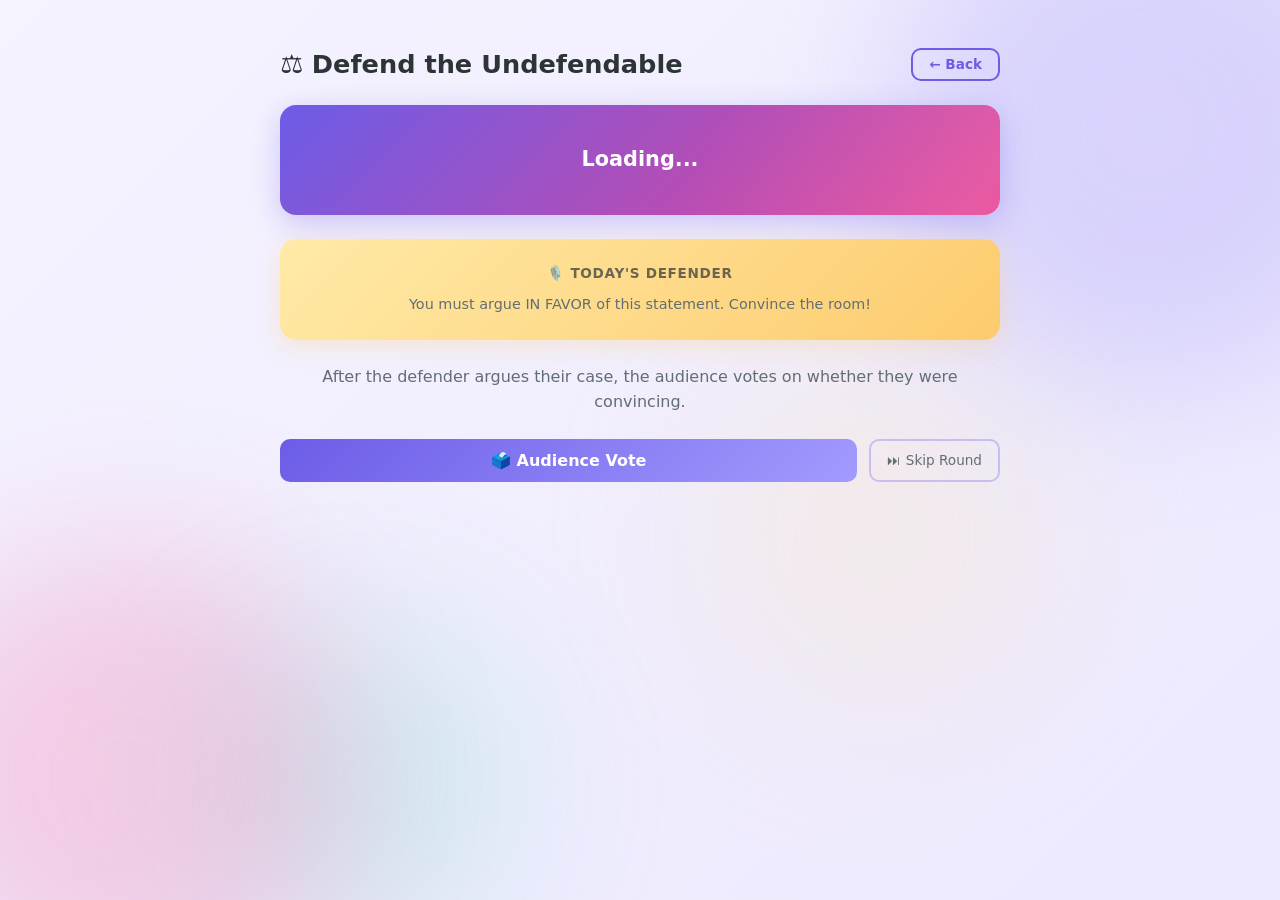
<file: games/defend.html>
<!DOCTYPE html>
<html lang="en">
<head>
  <meta charset="UTF-8" />
  <meta name="viewport" content="width=device-width, initial-scale=1.0" />
  <title>Defend the Undefendable</title>
  <link rel="stylesheet" href="../css/global.css" />
  <style>
    .statement-card {
      background: linear-gradient(135deg, #6c5ce7, #e84393);
      color: #fff;
      padding: 2rem;
      border-radius: var(--radius);
      text-align: center;
      font-size: 1.3rem;
      font-weight: 700;
      margin-bottom: 1.5rem;
      min-height: 110px;
      display: flex;
      align-items: center;
      justify-content: center;
      animation: scaleIn 0.4s ease both;
      box-shadow: 0 8px 30px rgba(108, 92, 231, 0.3);
      position: relative;
      overflow: hidden;
    }
    .statement-card::before {
      content: '';
      position: absolute;
      inset: 0;
      background: linear-gradient(120deg, transparent 30%, rgba(255,255,255,0.12) 50%, transparent 70%);
      background-size: 200% 100%;
      animation: shimmer 3s ease-in-out infinite;
    }
    .statement-card span { position: relative; z-index: 1; }
    .defender-highlight {
      background: linear-gradient(135deg, #ffeaa7, #fdcb6e);
      color: var(--text);
      padding: 1.5rem;
      border-radius: var(--radius);
      text-align: center;
      margin-bottom: 1.5rem;
      animation: bounceIn 0.5s ease both;
      box-shadow: 0 6px 25px rgba(253, 203, 110, 0.3);
    }
    .defender-highlight .label {
      font-size: 0.85rem;
      font-weight: 600;
      text-transform: uppercase;
      letter-spacing: 0.05em;
      opacity: 0.7;
      margin-bottom: 0.25rem;
    }
    .defender-highlight .name {
      font-size: 1.8rem;
      font-weight: 800;
      background: var(--gradient-primary);
      -webkit-background-clip: text;
      -webkit-text-fill-color: transparent;
      background-clip: text;
    }
    .defender-highlight .instruction {
      margin-top: 0.5rem;
      font-size: 0.9rem;
      color: var(--text-light);
    }
    .audience-section {
      background: rgba(255,255,255,0.85);
      backdrop-filter: blur(8px);
      border-radius: var(--radius);
      padding: 1.25rem;
      margin-bottom: 1.5rem;
      animation: fadeInUp 0.4s ease 0.2s both;
    }
    .audience-section h3 { margin-bottom: 0.5rem; }
    .vote-row {
      display: flex;
      gap: 0.75rem;
      margin-top: 0.75rem;
    }
    .vote-btn-aud {
      flex: 1;
      padding: 0.75rem;
      border: 2px solid transparent;
      border-radius: var(--radius-sm);
      cursor: pointer;
      font-family: var(--font);
      font-weight: 700;
      font-size: 1rem;
      transition: all 0.25s ease;
    }
    .vote-btn-aud.convinced {
      background: #d4f5dc;
      color: #00b894;
      border-color: #00b894;
    }
    .vote-btn-aud.convinced:hover, .vote-btn-aud.convinced.selected {
      background: #00b894;
      color: #fff;
      transform: translateY(-2px);
    }
    .vote-btn-aud.not-convinced {
      background: #fde0e0;
      color: #d63031;
      border-color: #d63031;
    }
    .vote-btn-aud.not-convinced:hover, .vote-btn-aud.not-convinced.selected {
      background: #d63031;
      color: #fff;
      transform: translateY(-2px);
    }
    .current-player-banner {
      background: linear-gradient(135deg, var(--accent), #fdcb6e);
      color: var(--text);
      padding: 0.6rem 1rem;
      border-radius: var(--radius-sm);
      text-align: center;
      font-weight: 600;
      margin-bottom: 0.75rem;
      animation: fadeInUp 0.3s ease both;
    }
    .verdict-card {
      text-align: center;
      padding: 1.5rem;
      border-radius: var(--radius);
      margin-top: 1rem;
      animation: scaleIn 0.4s ease both;
      font-size: 1.2rem;
      font-weight: 700;
    }
    .verdict-card.convincing {
      background: linear-gradient(135deg, #d4f5dc, #00b894);
      color: #fff;
    }
    .verdict-card.not-convincing {
      background: linear-gradient(135deg, #fde0e0, #d63031);
      color: #fff;
    }
    .skip-btn {
      background: none;
      border: 2px solid rgba(108,92,231,0.3);
      color: var(--text-light);
      padding: 0.4rem 1rem;
      border-radius: var(--radius-sm);
      cursor: pointer;
      font-family: var(--font);
      font-size: 0.85rem;
      transition: all 0.2s ease;
    }
    .skip-btn:hover { border-color: var(--primary); color: var(--primary); }
    .phase1-actions {
      display: flex;
      gap: 0.75rem;
    }
    .phase1-actions .btn { flex: 1; }
  </style>
</head>
<body>
<div class="bg-orbs"></div>
  <div class="game-page">
    <div class="game-header">
      <h1>⚖️ Defend the Undefendable</h1>
      <button class="btn btn-outline btn-sm" onclick="window.location.href='../games.html'">← Back</button>
    </div>

    <!-- Phase 1: Show Statement + Defender -->
    <div id="phase1">
      <div class="statement-card" id="statementDisplay"><span>Loading...</span></div>
      <div class="defender-highlight" id="defenderCard">
        <div class="label">🎙️ Today's Defender</div>
        <div class="name" id="defenderName"></div>
        <div class="instruction">You must argue IN FAVOR of this statement. Convince the room!</div>
      </div>
      <p class="text-center mb-3" style="color: var(--text-light);">
        After the defender argues their case, the audience votes on whether they were convincing.
      </p>
      <div class="phase1-actions">
        <button class="btn btn-primary" onclick="startAudienceVote()">🗳️ Audience Vote</button>
        <button class="skip-btn" onclick="skipRound()">⏭ Skip Round</button>
      </div>
    </div>

    <!-- Phase 2: Audience Votes -->
    <div id="phase2" class="hidden">
      <div class="statement-card" id="statementReminder" style="font-size: 1rem; padding: 1.25rem;"><span></span></div>
      <div class="audience-section">
        <h3>Was <span id="defenderNameReminder"></span> convincing?</h3>
        <div class="current-player-banner" id="voterBanner"></div>
        <div class="vote-row">
          <button class="vote-btn-aud convinced" onclick="castVote('yes', this)">👏 Convinced</button>
          <button class="vote-btn-aud not-convinced" onclick="castVote('no', this)">🙅 Not Convinced</button>
        </div>
      </div>
      <button class="btn btn-primary btn-block hidden" id="confirmBtn" onclick="confirmVote()">Lock In & Pass Device</button>
    </div>

    <!-- Phase 3: Results -->
    <div id="phase3" class="hidden">
      <div class="statement-card" id="statementResult" style="font-size: 1rem; padding: 1.25rem;"><span></span></div>
      <div id="verdictCard"></div>
      <button class="btn btn-secondary btn-block mt-3" onclick="nextRound()">🔄 Next Round</button>
      <button class="btn btn-outline btn-block mt-2" onclick="window.location.href='../games.html'">← Back to Games</button>
    </div>
  </div>

  <script src="../js/state.js"></script>
  <script src="../js/utils.js"></script>
  <script src="../js/prompts.js"></script>
  <script src="../js/room-game-sync.js"></script>
  <script>
    const STATEMENTS = GAME_PROMPTS['defend'];
    const participants = getParticipants();
    let currentStatement = '';
    let currentDefender = '';
    let currentVoterIndex = 0;
    let currentChoice = null;
    let votes = [];
    let usedStatements = [];
    let defenderRotation = shuffleArray([...participants]);
    let defenderIdx = 0;
    let currentPhase = 1;
    let interactionBlockedAlertShown = false;

    function getAudienceTurnName() {
      let idx = currentVoterIndex;
      while (idx < participants.length && participants[idx].name === currentDefender) {
        idx++;
      }
      return participants[idx] ? participants[idx].name : '';
    }

    const sync = createRoomGameSync({
      gameId: 'defend',
      getState: () => ({
        phase: currentPhase,
        currentStatement,
        currentDefender,
        currentVoterIndex,
        currentChoice,
        votes,
        usedStatements,
        defenderRotation,
        defenderIdx,
        turnName: currentPhase === 2 ? getAudienceTurnName() : ''
      }),
      applyState: (snapshot) => {
        if (!snapshot || typeof snapshot !== 'object') return;
        currentStatement = snapshot.currentStatement || currentStatement;
        currentDefender = snapshot.currentDefender || currentDefender;
        currentVoterIndex = Number(snapshot.currentVoterIndex || 0);
        currentChoice = snapshot.currentChoice || null;
        votes = Array.isArray(snapshot.votes) ? snapshot.votes : [];
        usedStatements = Array.isArray(snapshot.usedStatements) ? snapshot.usedStatements : usedStatements;
        defenderRotation = Array.isArray(snapshot.defenderRotation) ? snapshot.defenderRotation : defenderRotation;
        defenderIdx = Number(snapshot.defenderIdx || 0);

        const phase = Number(snapshot.phase || 1);
        setPhase(phase);
        if (phase === 1) {
          document.getElementById('statementDisplay').querySelector('span').textContent = `"${currentStatement}"`;
          document.getElementById('defenderName').textContent = currentDefender;
        } else if (phase === 2) {
          document.getElementById('statementReminder').querySelector('span').textContent = `"${currentStatement}"`;
          document.getElementById('defenderNameReminder').textContent = currentDefender;
          showVoter();
        } else {
          showResults();
        }
      }
    });

    function ensureCanInteract() {
      if (!isRoomMode()) return true;
      if (sync.canInteract()) return true;
      if (!interactionBlockedAlertShown) {
        alert('Wait for your turn.');
        interactionBlockedAlertShown = true;
      }
      return false;
    }

    function setPhase(n) {
      currentPhase = n;
      [1,2,3].forEach(p => document.getElementById(`phase${p}`).classList.toggle('hidden', p !== n));
    }
    function escapeHTML(s) { const d = document.createElement('div'); d.textContent = s; return d.innerHTML; }

    function pickStatement() {
      const avail = STATEMENTS.filter(s => !usedStatements.includes(s));
      if (avail.length === 0) usedStatements = [];
      const pool = avail.length > 0 ? avail : STATEMENTS;
      const pick = getRandomItem(pool);
      usedStatements.push(pick);
      return pick;
    }

    function pickDefender() {
      if (defenderIdx >= defenderRotation.length) {
        defenderRotation = shuffleArray([...participants]);
        defenderIdx = 0;
      }
      return defenderRotation[defenderIdx++].name;
    }

    function loadRound() {
      currentStatement = pickStatement();
      currentDefender = pickDefender();
      document.getElementById('statementDisplay').querySelector('span').textContent = `"${currentStatement}"`;
      document.getElementById('defenderName').textContent = currentDefender;
    }

    function skipRound() {
      if (!ensureCanInteract()) return;
      loadRound();
      sync.publish();
    }

    function startAudienceVote() {
      if (!ensureCanInteract()) return;
      votes = [];
      currentVoterIndex = 0;
      currentChoice = null;
      // Skip the defender themselves
      setPhase(2);
      document.getElementById('statementReminder').querySelector('span').textContent = `"${currentStatement}"`;
      document.getElementById('defenderNameReminder').textContent = currentDefender;
      showVoter();
      sync.publish();
    }

    function showVoter() {
      // Skip the defender
      while (currentVoterIndex < participants.length && participants[currentVoterIndex].name === currentDefender) {
        currentVoterIndex++;
      }
      if (currentVoterIndex >= participants.length) { showResults(); return; }
      const player = participants[currentVoterIndex];
      document.getElementById('voterBanner').textContent = `🗳️ ${player.name}'s turn`;
      currentChoice = null;
      document.getElementById('confirmBtn').classList.add('hidden');
      document.querySelectorAll('.vote-btn-aud').forEach(b => b.classList.remove('selected'));
    }

    function castVote(choice, btn) {
      if (!ensureCanInteract()) return;
      currentChoice = choice;
      document.querySelectorAll('.vote-btn-aud').forEach(b => b.classList.remove('selected'));
      btn.classList.add('selected');
      document.getElementById('confirmBtn').classList.remove('hidden');
      sync.publish();
    }

    function confirmVote() {
      if (!ensureCanInteract()) return;
      if (!currentChoice) return;
      votes.push({ voter: participants[currentVoterIndex].name, vote: currentChoice });
      currentVoterIndex++;
      showVoter();
      sync.publish();
    }

    function showResults() {
      setPhase(3);
      document.getElementById('statementResult').querySelector('span').textContent = `"${currentStatement}"`;

      const yesCount = votes.filter(v => v.vote === 'yes').length;
      const noCount = votes.filter(v => v.vote === 'no').length;
      const total = votes.length;
      const convinced = yesCount > noCount;

      // Score: defender gets points = number of convinced votes
      const roundScores = {};
      participants.forEach(p => roundScores[p.name] = 0);
      roundScores[currentDefender] = yesCount;
      if (!isRoomMode() || sync.getHostInfo().isHost) {
        saveGameScores('defend', roundScores);
      }

      const verdictDiv = document.getElementById('verdictCard');
      verdictDiv.innerHTML = `
        <div class="verdict-card ${convinced ? 'convincing' : 'not-convincing'}">
          ${convinced ? '🎉' : '😬'} ${escapeHTML(currentDefender)} was
          ${convinced ? 'CONVINCING!' : 'NOT convincing!'}
          <div style="font-size: 0.9rem; font-weight: 500; margin-top: 0.5rem;">
            👏 ${yesCount} convinced &nbsp;|&nbsp; 🙅 ${noCount} not convinced
          </div>
        </div>
      `;
    }

    function nextRound() {
      if (!ensureCanInteract()) return;
      loadRound();
      setPhase(1);
      sync.publish();
    }

    // Init
    loadRound();
    sync.init();
  </script>
</body>
</html>
</file>
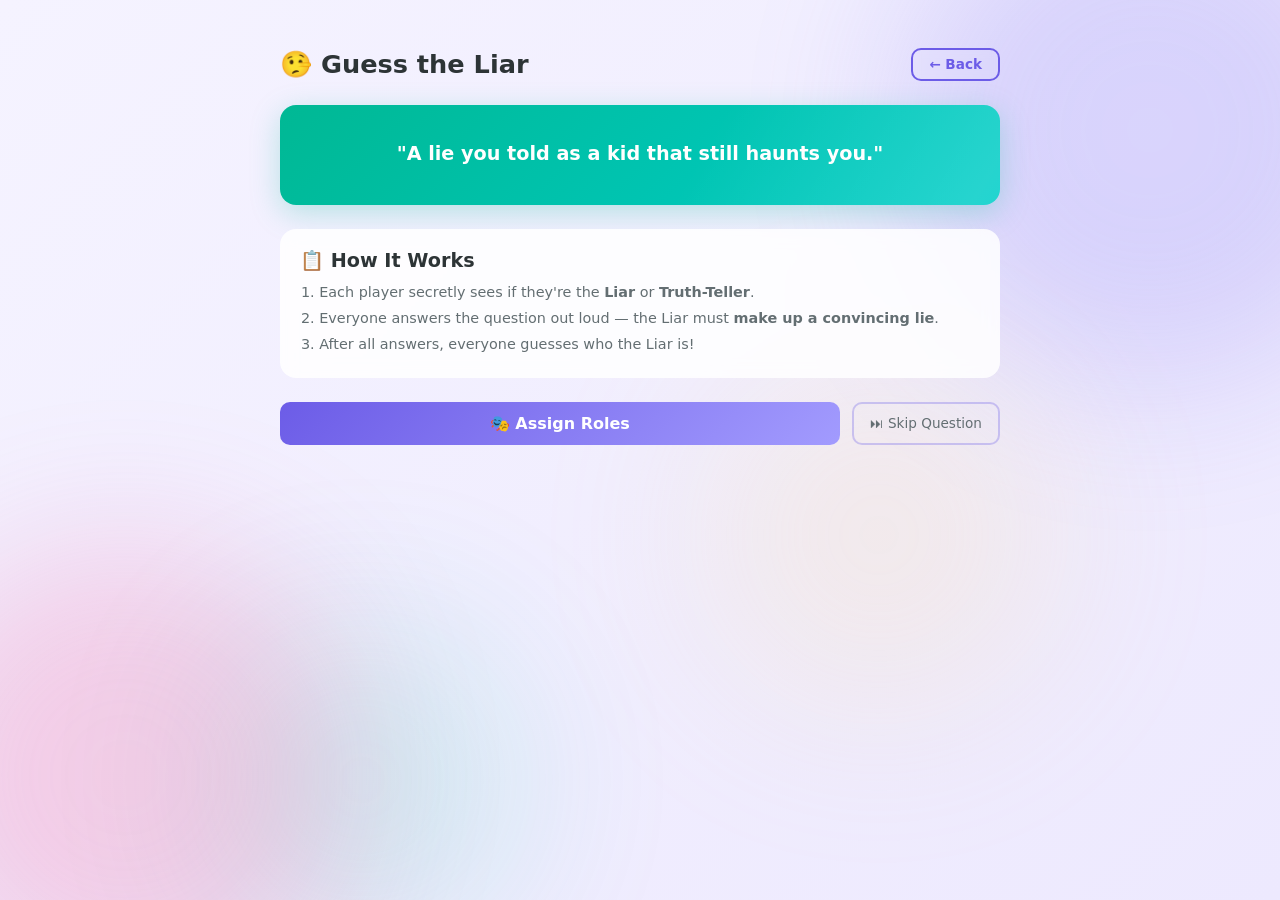
<file: games/guess-the-liar.html>
<!DOCTYPE html>
<html lang="en">
<head>
  <meta charset="UTF-8" />
  <meta name="viewport" content="width=device-width, initial-scale=1.0" />
  <title>Guess the Liar</title>
  <link rel="stylesheet" href="../css/global.css" />
  <style>
    .prompt-card {
      background: linear-gradient(135deg, #00b894, #00cec9);
      color: #fff;
      padding: 2rem;
      border-radius: var(--radius);
      text-align: center;
      font-size: 1.2rem;
      font-weight: 600;
      margin-bottom: 1.5rem;
      min-height: 100px;
      display: flex;
      align-items: center;
      justify-content: center;
      animation: scaleIn 0.4s ease both;
      box-shadow: 0 8px 30px rgba(0, 184, 148, 0.25);
      position: relative;
      overflow: hidden;
    }
    .prompt-card::before {
      content: '';
      position: absolute;
      inset: 0;
      background: linear-gradient(120deg, transparent 30%, rgba(255,255,255,0.15) 50%, transparent 70%);
      background-size: 200% 100%;
      animation: shimmer 3s ease-in-out infinite;
    }
    .prompt-card span { position: relative; z-index: 1; }
    .liar-reveal {
      text-align: center;
      padding: 1.5rem;
      border-radius: var(--radius);
      margin: 1.5rem 0;
      animation: bounceIn 0.5s ease both;
    }
    .liar-reveal.hidden-liar {
      background: linear-gradient(135deg, #dfe6e9, #b2bec3);
      color: var(--text);
      cursor: pointer;
      transition: transform 0.2s ease;
    }
    .liar-reveal.hidden-liar:hover { transform: scale(1.02); }
    .liar-reveal.shown {
      background: linear-gradient(135deg, #d63031, #e17055);
      color: #fff;
      box-shadow: 0 8px 30px rgba(214, 48, 49, 0.25);
    }
    .liar-reveal .label {
      font-size: 0.85rem;
      font-weight: 600;
      text-transform: uppercase;
      letter-spacing: 0.05em;
      opacity: 0.8;
    }
    .liar-reveal .name {
      font-size: 2rem;
      font-weight: 800;
      margin-top: 0.25rem;
    }
    .instructions-card {
      background: rgba(255,255,255,0.85);
      backdrop-filter: blur(8px);
      border-radius: var(--radius);
      padding: 1.25rem;
      margin-bottom: 1.5rem;
      animation: fadeInUp 0.4s ease 0.1s both;
    }
    .instructions-card h3 { margin-bottom: 0.5rem; }
    .instructions-card ol {
      padding-left: 1.2rem;
      font-size: 0.9rem;
      color: var(--text-light);
      line-height: 1.8;
    }
    .current-player-banner {
      background: linear-gradient(135deg, var(--accent), #fdcb6e);
      color: var(--text);
      padding: 0.6rem 1rem;
      border-radius: var(--radius-sm);
      text-align: center;
      font-weight: 600;
      margin-bottom: 1rem;
      animation: fadeInUp 0.3s ease both;
    }
    .secret-card {
      background: linear-gradient(135deg, #636e72, #2d3436);
      color: #fff;
      padding: 1.5rem;
      border-radius: var(--radius);
      text-align: center;
      margin-bottom: 1rem;
      animation: scaleIn 0.3s ease both;
    }
    .secret-card .role {
      font-size: 1.3rem;
      font-weight: 800;
    }
    .secret-card .hint {
      font-size: 0.85rem;
      opacity: 0.8;
      margin-top: 0.5rem;
    }
    .secret-card.is-liar {
      background: linear-gradient(135deg, #d63031, #e17055);
    }
    .vote-grid {
      display: flex;
      flex-wrap: wrap;
      gap: 0.6rem;
      margin-bottom: 1rem;
    }
    .vote-option {
      flex: 1 1 calc(50% - 0.3rem);
      min-width: 120px;
      padding: 0.85rem 1rem;
      border: 2px solid #dfe6e9;
      border-radius: var(--radius-sm);
      background: rgba(255,255,255,0.85);
      text-align: center;
      cursor: pointer;
      font-weight: 600;
      font-family: var(--font);
      font-size: 0.95rem;
      transition: all 0.25s ease;
    }
    .vote-option:hover { border-color: var(--primary-light); transform: translateY(-2px); }
    .vote-option.selected {
      border-color: var(--danger);
      background: linear-gradient(135deg, #d63031, #e17055);
      color: #fff;
      transform: translateY(-2px);
    }
    .guess-results {
      display: flex;
      flex-direction: column;
      gap: 0.5rem;
      margin: 1rem 0;
    }
    .guess-row {
      display: flex;
      justify-content: space-between;
      padding: 0.5rem 0.75rem;
      background: rgba(255,255,255,0.85);
      border-radius: var(--radius-sm);
      font-size: 0.9rem;
      animation: fadeInUp 0.3s ease both;
    }
    .guess-row .correct { color: var(--success); font-weight: 700; }
    .guess-row .wrong { color: var(--danger); font-weight: 700; }
    .skip-btn {
      background: none;
      border: 2px solid rgba(108,92,231,0.3);
      color: var(--text-light);
      padding: 0.4rem 1rem;
      border-radius: var(--radius-sm);
      cursor: pointer;
      font-family: var(--font);
      font-size: 0.85rem;
      transition: all 0.2s ease;
    }
    .skip-btn:hover { border-color: var(--primary); color: var(--primary); }
    .phase1-actions {
      display: flex;
      gap: 0.75rem;
    }
    .phase1-actions .btn { flex: 1; }
  </style>
</head>
<body>
<div class="bg-orbs"></div>
  <div class="game-page">
    <div class="game-header">
      <h1>🤥 Guess the Liar</h1>
      <button class="btn btn-outline btn-sm" onclick="window.location.href='../games.html'">← Back</button>
    </div>

    <!-- Phase 1: Show Question -->
    <div id="phase1">
      <div class="prompt-card" id="promptDisplay"><span>Loading...</span></div>
      <div class="instructions-card">
        <h3>📋 How It Works</h3>
        <ol>
          <li>Each player secretly sees if they're the <strong>Liar</strong> or <strong>Truth-Teller</strong>.</li>
          <li>Everyone answers the question out loud — the Liar must <strong>make up a convincing lie</strong>.</li>
          <li>After all answers, everyone guesses who the Liar is!</li>
        </ol>
      </div>
      <div class="phase1-actions">
        <button class="btn btn-primary" onclick="startAssigning()">🎭 Assign Roles</button>
        <button class="skip-btn" onclick="skipPrompt()">⏭ Skip Question</button>
      </div>
    </div>

    <!-- Phase 2: Assign Roles secretly -->
    <div id="phase2" class="hidden">
      <div class="prompt-card" id="promptReminder" style="font-size: 1rem; padding: 1.25rem;"><span></span></div>
      <div class="current-player-banner" id="playerBanner"></div>
      <div class="secret-card hidden" id="secretCard">
        <div class="role" id="roleText"></div>
        <div class="hint" id="roleHint"></div>
      </div>
      <button class="btn btn-secondary btn-block" id="revealRoleBtn" onclick="revealRole()">👀 Tap to See Your Role</button>
      <button class="btn btn-primary btn-block mt-2 hidden" id="nextPlayerBtn" onclick="nextPlayer()">Pass Device →</button>
    </div>

    <!-- Phase 3: Guessing -->
    <div id="phase3" class="hidden">
      <div class="prompt-card" id="promptGuess" style="font-size: 1rem; padding: 1.25rem;"><span></span></div>
      <p class="text-center mb-2" style="font-weight: 600;">Everyone has answered — now guess the Liar!</p>
      <div class="current-player-banner" id="guessBanner"></div>
      <div class="vote-grid" id="guessGrid"></div>
      <button class="btn btn-primary btn-block hidden" id="confirmGuessBtn" onclick="confirmGuess()">Lock In & Pass Device</button>
    </div>

    <!-- Phase 4: Reveal -->
    <div id="phase4" class="hidden">
      <div class="prompt-card" id="promptReveal" style="font-size: 1rem; padding: 1.25rem;"><span></span></div>

      <div class="liar-reveal hidden-liar" id="liarReveal" onclick="revealLiar()">
        <div class="label">🔍 Tap to Reveal the Liar</div>
        <div class="name">???</div>
      </div>

      <div class="guess-results hidden" id="guessResults"></div>

      <button class="btn btn-secondary btn-block mt-3" onclick="nextRound()">🔄 Next Round</button>
      <button class="btn btn-outline btn-block mt-2" onclick="window.location.href='../games.html'">← Back to Games</button>
    </div>
  </div>

  <script src="../js/state.js"></script>
  <script src="../js/utils.js"></script>
  <script src="../js/prompts.js"></script>
  <script src="../js/room-game-sync.js"></script>
  <script>
    const PROMPTS = GAME_PROMPTS['guess-the-liar'];
    const participants = getParticipants();
    let currentPrompt = '';
    let liarIndex = -1;
    let currentPlayerIndex = 0;
    let guessVoterIndex = 0;
    let currentGuess = null;
    let guesses = []; // { guesser, guessedLiar }
    let usedPrompts = [];
    let currentPhase = 1;
    let liarRevealed = false;
    let interactionBlockedAlertShown = false;

    const sync = createRoomGameSync({
      gameId: 'guess-the-liar',
      getState: () => ({
        phase: currentPhase,
        currentPrompt,
        liarIndex,
        currentPlayerIndex,
        guessVoterIndex,
        currentGuess,
        guesses,
        usedPrompts,
        liarRevealed,
        turnName: currentPhase === 2
          ? (participants[currentPlayerIndex] ? participants[currentPlayerIndex].name : '')
          : (currentPhase === 3 && participants[guessVoterIndex] ? participants[guessVoterIndex].name : '')
      }),
      applyState: (snapshot) => {
        if (!snapshot || typeof snapshot !== 'object') return;
        currentPrompt = snapshot.currentPrompt || currentPrompt;
        liarIndex = Number(snapshot.liarIndex ?? liarIndex);
        currentPlayerIndex = Number(snapshot.currentPlayerIndex || 0);
        guessVoterIndex = Number(snapshot.guessVoterIndex || 0);
        currentGuess = snapshot.currentGuess || null;
        guesses = Array.isArray(snapshot.guesses) ? snapshot.guesses : [];
        usedPrompts = Array.isArray(snapshot.usedPrompts) ? snapshot.usedPrompts : usedPrompts;
        liarRevealed = Boolean(snapshot.liarRevealed);

        const phase = Number(snapshot.phase || 1);
        setPhase(phase);
        if (phase === 1) {
          document.getElementById('promptDisplay').querySelector('span').textContent = `"${currentPrompt}"`;
        } else if (phase === 2) {
          document.getElementById('promptReminder').querySelector('span').textContent = `"${currentPrompt}"`;
          showPlayerRole();
        } else if (phase === 3) {
          document.getElementById('promptGuess').querySelector('span').textContent = `"${currentPrompt}"`;
          showGuesser();
        } else {
          showReveal();
          if (liarRevealed) revealLiar();
        }
      }
    });

    function ensureCanInteract() {
      if (!isRoomMode()) return true;
      if (sync.canInteract()) return true;
      if (!interactionBlockedAlertShown) {
        alert('Wait for your turn.');
        interactionBlockedAlertShown = true;
      }
      return false;
    }

    function setPhase(n) {
      currentPhase = n;
      [1,2,3,4].forEach(p => document.getElementById(`phase${p}`).classList.toggle('hidden', p !== n));
    }
    function escapeHTML(s) { const d = document.createElement('div'); d.textContent = s; return d.innerHTML; }

    function pickPrompt() {
      const avail = PROMPTS.filter(p => !usedPrompts.includes(p));
      if (avail.length === 0) usedPrompts = [];
      const pool = avail.length > 0 ? avail : PROMPTS;
      const pick = getRandomItem(pool);
      usedPrompts.push(pick);
      return pick;
    }

    function loadRound() {
      currentPrompt = pickPrompt();
      document.getElementById('promptDisplay').querySelector('span').textContent = `"${currentPrompt}"`;
    }

    function skipPrompt() {
      if (!ensureCanInteract()) return;
      loadRound();
      sync.publish();
    }

    function startAssigning() {
      if (!ensureCanInteract()) return;
      liarIndex = Math.floor(Math.random() * participants.length);
      currentPlayerIndex = 0;
      liarRevealed = false;
      setPhase(2);
      document.getElementById('promptReminder').querySelector('span').textContent = `"${currentPrompt}"`;
      showPlayerRole();
      sync.publish();
    }

    function showPlayerRole() {
      if (currentPlayerIndex >= participants.length) {
        startGuessing();
        return;
      }
      const player = participants[currentPlayerIndex];
      document.getElementById('playerBanner').textContent = `🎭 ${player.name} — look at your role privately!`;
      document.getElementById('secretCard').classList.add('hidden');
      document.getElementById('revealRoleBtn').classList.remove('hidden');
      document.getElementById('nextPlayerBtn').classList.add('hidden');
    }

    function revealRole() {
      if (!ensureCanInteract()) return;
      const isLiar = currentPlayerIndex === liarIndex;
      const card = document.getElementById('secretCard');
      card.classList.remove('hidden', 'is-liar');
      if (isLiar) card.classList.add('is-liar');
      document.getElementById('roleText').textContent = isLiar ? '🤥 You are the LIAR!' : '✅ You are a Truth-Teller';
      document.getElementById('roleHint').textContent = isLiar
        ? 'Make up a convincing lie when you answer!'
        : 'Answer honestly when it\'s your turn to speak.';
      document.getElementById('revealRoleBtn').classList.add('hidden');
      document.getElementById('nextPlayerBtn').classList.remove('hidden');
      sync.publish();
    }

    function nextPlayer() {
      if (!ensureCanInteract()) return;
      currentPlayerIndex++;
      showPlayerRole();
      sync.publish();
    }

    function startGuessing() {
      guesses = [];
      guessVoterIndex = 0;
      currentGuess = null;
      setPhase(3);
      document.getElementById('promptGuess').querySelector('span').textContent = `"${currentPrompt}"`;
      showGuesser();
      sync.publish();
    }

    function showGuesser() {
      if (guessVoterIndex >= participants.length) { showReveal(); return; }
      const player = participants[guessVoterIndex];
      document.getElementById('guessBanner').textContent = `🔍 ${player.name} — who do you think is the Liar?`;
      currentGuess = null;
      document.getElementById('confirmGuessBtn').classList.add('hidden');

      const grid = document.getElementById('guessGrid');
      grid.innerHTML = participants
        .filter((p, i) => i !== guessVoterIndex) // can't guess yourself
        .map((p, i) => `
          <button class="vote-option" onclick="selectLiar('${p.name.replace(/'/g, "\\'")}', this)">${escapeHTML(p.name)}</button>
        `).join('');
    }

    function selectLiar(name, btn) {
      if (!ensureCanInteract()) return;
      currentGuess = name;
      document.querySelectorAll('.vote-option').forEach(b => b.classList.remove('selected'));
      btn.classList.add('selected');
      document.getElementById('confirmGuessBtn').classList.remove('hidden');
      sync.publish();
    }

    function confirmGuess() {
      if (!ensureCanInteract()) return;
      if (!currentGuess) return;
      guesses.push({ guesser: participants[guessVoterIndex].name, guessedLiar: currentGuess });
      guessVoterIndex++;
      showGuesser();
      sync.publish();
    }

    function showReveal() {
      setPhase(4);
      document.getElementById('promptReveal').querySelector('span').textContent = `"${currentPrompt}"`;
      // Reset reveal card
      const revealCard = document.getElementById('liarReveal');
      revealCard.className = 'liar-reveal hidden-liar';
      revealCard.innerHTML = '<div class="label">🔍 Tap to Reveal the Liar</div><div class="name">???</div>';
      document.getElementById('guessResults').classList.add('hidden');
      liarRevealed = false;
    }

    function revealLiar() {
      if (!ensureCanInteract()) return;
      const liarName = participants[liarIndex].name;
      const revealCard = document.getElementById('liarReveal');
      revealCard.className = 'liar-reveal shown';
      revealCard.style.cursor = 'default';
      revealCard.onclick = null;
      revealCard.innerHTML = `<div class="label">🤥 The Liar Was</div><div class="name">${escapeHTML(liarName)}</div>`;

      // Show guess results
      const resultsDiv = document.getElementById('guessResults');
      resultsDiv.classList.remove('hidden');
      liarRevealed = true;

      // Score: 1 point for correct guesses
      const roundScores = {};
      participants.forEach(p => roundScores[p.name] = 0);

      resultsDiv.innerHTML = guesses.map((g, i) => {
        const correct = g.guessedLiar === liarName;
        if (correct) roundScores[g.guesser] = (roundScores[g.guesser] || 0) + 1;
        return `<div class="guess-row" style="animation-delay: ${i * 0.08}s">
          <span>${escapeHTML(g.guesser)}</span>
          <span>guessed <strong>${escapeHTML(g.guessedLiar)}</strong></span>
          <span class="${correct ? 'correct' : 'wrong'}">${correct ? '✅ Correct!' : '❌ Wrong'}</span>
        </div>`;
      }).join('');

      if (!isRoomMode() || sync.getHostInfo().isHost) {
        saveGameScores('guess-the-liar', roundScores);
      }
      sync.publish();
    }

    function nextRound() {
      if (!ensureCanInteract()) return;
      loadRound();
      setPhase(1);
      liarRevealed = false;
      sync.publish();
    }

    // Init
    loadRound();
    sync.init();
  </script>
</body>
</html>
</file>
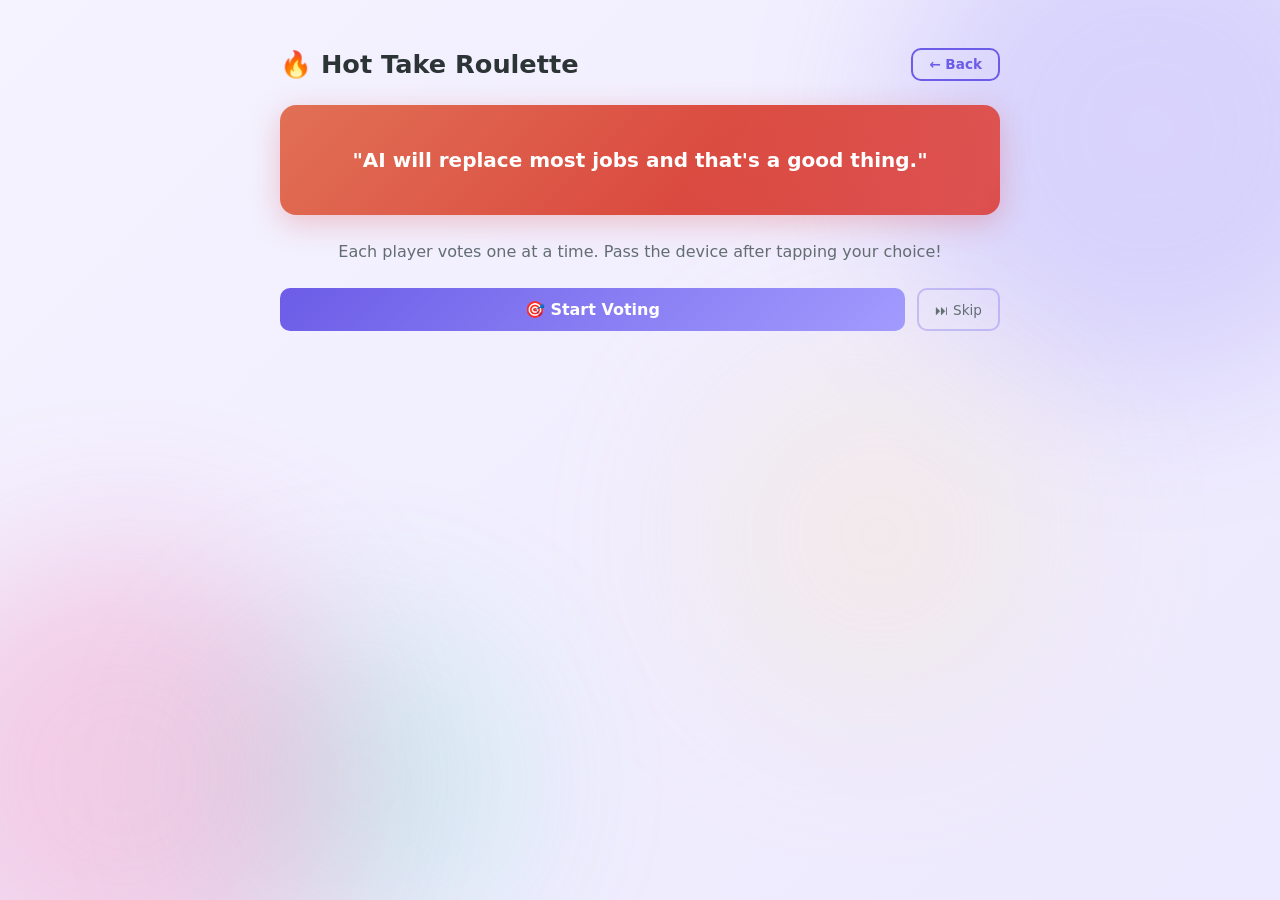
<file: games/hot-take.html>
<!DOCTYPE html>
<html lang="en">
<head>
  <meta charset="UTF-8" />
  <meta name="viewport" content="width=device-width, initial-scale=1.0" />
  <title>Hot Take Roulette</title>
  <link rel="stylesheet" href="../css/global.css" />
  <style>
    .statement-card {
      background: linear-gradient(135deg, #e17055, #d63031);
      color: #fff;
      padding: 2rem;
      border-radius: var(--radius);
      text-align: center;
      font-size: 1.25rem;
      font-weight: 600;
      margin-bottom: 1.5rem;
      min-height: 110px;
      display: flex;
      align-items: center;
      justify-content: center;
      animation: scaleIn 0.4s ease both;
      box-shadow: 0 8px 30px rgba(214, 48, 49, 0.25);
      position: relative;
      overflow: hidden;
    }
    .statement-card::before {
      content: '';
      position: absolute;
      inset: 0;
      background: linear-gradient(120deg, transparent 30%, rgba(255,255,255,0.15) 50%, transparent 70%);
      background-size: 200% 100%;
      animation: shimmer 3s ease-in-out infinite;
    }
    .current-player-banner {
      background: linear-gradient(135deg, var(--accent), #fdcb6e);
      color: var(--text);
      padding: 0.6rem 1rem;
      border-radius: var(--radius-sm);
      text-align: center;
      font-weight: 600;
      margin-bottom: 1rem;
      animation: fadeInUp 0.3s ease both;
      box-shadow: 0 2px 12px rgba(253, 203, 110, 0.3);
    }
    .vote-buttons {
      display: flex;
      gap: 0.75rem;
      flex-wrap: wrap;
    }
    .vote-btn {
      flex: 1;
      min-width: 100px;
      padding: 1rem;
      font-size: 1.1rem;
      font-weight: 700;
      border: 3px solid transparent;
      border-radius: var(--radius);
      cursor: pointer;
      transition: all 0.3s cubic-bezier(.4,0,.2,1);
      font-family: var(--font);
      text-align: center;
      position: relative;
      overflow: hidden;
    }
    .vote-btn.agree {
      background: #d4f5dc;
      color: #00b894;
      border-color: #00b894;
    }
    .vote-btn.agree:hover, .vote-btn.agree.selected {
      background: #00b894;
      color: #fff;
      transform: translateY(-3px);
      box-shadow: 0 6px 20px rgba(0, 184, 148, 0.3);
    }
    .vote-btn.disagree {
      background: #fde0e0;
      color: #d63031;
      border-color: #d63031;
    }
    .vote-btn.disagree:hover, .vote-btn.disagree.selected {
      background: #d63031;
      color: #fff;
      transform: translateY(-3px);
      box-shadow: 0 6px 20px rgba(214, 48, 49, 0.3);
    }
    .vote-btn.offended {
      background: #ffeaa7;
      color: #856404;
      border-color: #fdcb6e;
    }
    .vote-btn.offended:hover, .vote-btn.offended.selected {
      background: #fdcb6e;
      color: #5a3e00;
      transform: translateY(-3px);
      box-shadow: 0 6px 20px rgba(253, 203, 110, 0.3);
    }
    .result-section {
      margin-top: 1.5rem;
    }
    .defender-card {
      background: linear-gradient(135deg, var(--primary), var(--secondary));
      color: #fff;
      padding: 1.5rem;
      border-radius: var(--radius);
      text-align: center;
      margin-top: 1.5rem;
      animation: scaleIn 0.5s ease both;
      box-shadow: 0 8px 30px rgba(108, 92, 231, 0.25);
      position: relative;
      overflow: hidden;
    }
    .defender-card::before {
      content: '';
      position: absolute;
      inset: 0;
      background: linear-gradient(120deg, transparent 30%, rgba(255,255,255,0.1) 50%, transparent 70%);
      background-size: 200% 100%;
      animation: shimmer 3s ease-in-out infinite;
    }
    .defender-card .name {
      font-size: 1.5rem;
      font-weight: 800;
    }
    .defender-card p {
      margin-top: 0.5rem;
      font-size: 0.95rem;
      opacity: 0.9;
    }
    .votes-summary {
      display: flex;
      justify-content: center;
      gap: 1.5rem;
      margin: 1rem 0;
      flex-wrap: wrap;
    }
    .vote-summary-item {
      text-align: center;
    }
    .vote-summary-item .count {
      font-size: 2rem;
      font-weight: 800;
      animation: bounceIn 0.5s ease both;
    }
    .vote-summary-item .label {
      font-size: 0.85rem;
      color: var(--text-light);
    }
    .voter-list {
      font-size: 0.85rem;
      color: var(--text-light);
      margin-top: 0.25rem;
    }
  </style>
</head>
<body>
<div class="bg-orbs"></div>
  <div class="game-page">
    <!-- Header -->
    <div class="game-header">
      <h1>🔥 Hot Take Roulette</h1>
      <button class="btn btn-outline btn-sm" onclick="window.location.href='../games.html'">← Back</button>
    </div>

    <!-- Phase 1: Show Statement -->
    <div id="phase1">
      <div class="statement-card" id="statementDisplay">Loading...</div>
      <p class="text-center mb-3" style="color: var(--text-light);">
        Each player votes one at a time. Pass the device after tapping your choice!
      </p>
      <div style="display: flex; gap: 0.75rem;">
        <button class="btn btn-primary" style="flex:1" onclick="startVoting()">🎯 Start Voting</button>
        <button style="background:none; border:2px solid rgba(108,92,231,0.3); color:var(--text-light); padding:0.4rem 1rem; border-radius:var(--radius-sm); cursor:pointer; font-family:var(--font); font-size:0.85rem; transition:all 0.2s ease;" onclick="skipStatement()">⏭ Skip</button>
      </div>
    </div>

    <!-- Phase 2: Voting -->
    <div id="phase2" class="hidden">
      <div class="statement-card" id="statementReminder" style="font-size: 1rem; padding: 1.25rem;"></div>
      <div class="current-player-banner" id="voterBanner"></div>
      <div class="vote-buttons" id="voteButtons">
        <button class="vote-btn agree" onclick="castVote('agree', this)">👍 Agree</button>
        <button class="vote-btn disagree" onclick="castVote('disagree', this)">👎 Disagree</button>
        <button class="vote-btn offended" onclick="castVote('offended', this)">😤 Offended</button>
      </div>
      <button class="btn btn-primary btn-block mt-3 hidden" id="confirmVoteBtn" onclick="confirmVote()">
        Lock In & Pass Device
      </button>
    </div>

    <!-- Phase 3: Results -->
    <div id="phase3" class="hidden">
      <div class="statement-card" id="statementResult" style="font-size: 1rem; padding: 1.25rem;"></div>

      <h2 class="text-center">📊 Results</h2>
      <div class="votes-summary" id="votesSummary"></div>

      <div id="voterBreakdown"></div>

      <div class="defender-card" id="defenderCard">
        <p>⚔️ Chosen to defend the minority opinion:</p>
        <div class="name" id="defenderName"></div>
        <p id="defenderTask"></p>
      </div>

      <button class="btn btn-secondary btn-block mt-3" onclick="nextRound()">🔄 Next Hot Take</button>
      <button class="btn btn-outline btn-block mt-2" onclick="window.location.href='../games.html'">← Back to Games</button>
    </div>
  </div>

  <script src="../js/state.js"></script>
  <script src="../js/utils.js"></script>
  <script src="../js/prompts.js"></script>
  <script src="../js/room-game-sync.js"></script>
  <script>
    /* ---- Statements pool ---- */
    const STATEMENTS = GAME_PROMPTS['hot-take'];

    /* ---- Game State ---- */
    const participants = getParticipants();
    let currentStatement = '';
    let currentVoterIndex = 0;
    let currentVoteChoice = null;
    let votes = [];  // { name, vote }
    let usedStatements = [];
    let currentPhase = 1;
    let interactionBlockedAlertShown = false;

    const sync = createRoomGameSync({
      gameId: 'hot-take',
      getState: () => ({
        phase: currentPhase,
        currentStatement,
        currentVoterIndex,
        currentVoteChoice,
        votes,
        usedStatements,
        turnName: currentPhase === 2 && participants[currentVoterIndex] ? participants[currentVoterIndex].name : ''
      }),
      applyState: (snapshot) => {
        if (!snapshot || typeof snapshot !== 'object') return;
        currentStatement = snapshot.currentStatement || currentStatement;
        currentVoterIndex = Number(snapshot.currentVoterIndex || 0);
        currentVoteChoice = snapshot.currentVoteChoice || null;
        votes = Array.isArray(snapshot.votes) ? snapshot.votes : [];
        usedStatements = Array.isArray(snapshot.usedStatements) ? snapshot.usedStatements : usedStatements;
        const phase = Number(snapshot.phase || 1);
        setPhase(phase);
        if (phase === 1) {
          document.getElementById('statementDisplay').textContent = `"${currentStatement}"`;
        } else if (phase === 2) {
          showVoter();
        } else {
          showResults();
        }
      }
    });

    function ensureCanInteract() {
      if (!isRoomMode()) return true;
      if (sync.canInteract()) return true;
      if (!interactionBlockedAlertShown) {
        alert('Wait for your turn.');
        interactionBlockedAlertShown = true;
      }
      return false;
    }

    /* ---- Phase helpers ---- */
    function setPhase(num) {
      currentPhase = num;
      [1, 2, 3].forEach(n => {
        document.getElementById(`phase${n}`).classList.toggle('hidden', n !== num);
      });
    }

    function escapeHTML(str) {
      const div = document.createElement('div');
      div.textContent = str;
      return div.innerHTML;
    }

    function pickStatement() {
      const available = STATEMENTS.filter(s => !usedStatements.includes(s));
      if (available.length === 0) usedStatements = [];
      const pool = available.length > 0 ? available : STATEMENTS;
      const pick = getRandomItem(pool);
      usedStatements.push(pick);
      return pick;
    }

    /* ---- Phase 1 ---- */
    currentStatement = pickStatement();
    document.getElementById('statementDisplay').textContent = `"${currentStatement}"`;

    function skipStatement() {
      if (!ensureCanInteract()) return;
      currentStatement = pickStatement();
      document.getElementById('statementDisplay').textContent = `"${currentStatement}"`;
      sync.publish();
    }

    function startVoting() {
      if (!ensureCanInteract()) return;
      votes = [];
      currentVoterIndex = 0;
      currentVoteChoice = null;
      setPhase(2);
      showVoter();
      sync.publish();
    }

    /* ---- Phase 2: Voting ---- */
    function showVoter() {
      if (currentVoterIndex >= participants.length) {
        showResults();
        return;
      }
      const player = participants[currentVoterIndex];
      document.getElementById('statementReminder').textContent = `"${currentStatement}"`;
      document.getElementById('voterBanner').textContent = `🗳️ ${player.name}'s turn — vote honestly!`;
      currentVoteChoice = null;
      document.getElementById('confirmVoteBtn').classList.add('hidden');
      document.querySelectorAll('.vote-btn').forEach(b => b.classList.remove('selected'));
    }

    function castVote(choice, btn) {
      if (!ensureCanInteract()) return;
      currentVoteChoice = choice;
      document.querySelectorAll('.vote-btn').forEach(b => b.classList.remove('selected'));
      btn.classList.add('selected');
      document.getElementById('confirmVoteBtn').classList.remove('hidden');
      sync.publish();
    }

    function confirmVote() {
      if (!ensureCanInteract()) return;
      if (!currentVoteChoice) return;
      votes.push({ name: participants[currentVoterIndex].name, vote: currentVoteChoice });
      currentVoterIndex++;
      showVoter();
      sync.publish();
    }

    /* ---- Phase 3: Results ---- */
    function showResults() {
      setPhase(3);
      document.getElementById('statementResult').textContent = `"${currentStatement}"`;

      // Count votes
      const counts = { agree: 0, disagree: 0, offended: 0 };
      const votersByChoice = { agree: [], disagree: [], offended: [] };
      votes.forEach(v => {
        counts[v.vote]++;
        votersByChoice[v.vote].push(v.name);
      });

      const total = votes.length;

      // Determine majority
      let majorityChoice = 'agree';
      let majorityCount = 0;
      for (const [choice, count] of Object.entries(counts)) {
        if (count > majorityCount) {
          majorityCount = count;
          majorityChoice = choice;
        }
      }

      // Award 1 point to majority voters, save to global scorecard
      const roundScores = {};
      participants.forEach(p => roundScores[p.name] = 0);
      votersByChoice[majorityChoice].forEach(name => {
        roundScores[name] = 1;
      });
      if (!isRoomMode() || sync.getHostInfo().isHost) {
        saveGameScores('hot-take', roundScores);
      }

      // Summary
      const summaryDiv = document.getElementById('votesSummary');
      summaryDiv.innerHTML = `
        <div class="vote-summary-item">
          <div class="count" style="color: #00b894;">👍 ${counts.agree}</div>
          <div class="label">Agree</div>
        </div>
        <div class="vote-summary-item">
          <div class="count" style="color: #d63031;">👎 ${counts.disagree}</div>
          <div class="label">Disagree</div>
        </div>
        <div class="vote-summary-item">
          <div class="count" style="color: #856404;">😤 ${counts.offended}</div>
          <div class="label">Offended</div>
        </div>
      `;

      // Voter breakdown
      const breakdownDiv = document.getElementById('voterBreakdown');
      breakdownDiv.innerHTML = ['agree', 'disagree', 'offended'].map(choice => {
        if (votersByChoice[choice].length === 0) return '';
        const emoji = choice === 'agree' ? '👍' : choice === 'disagree' ? '👎' : '😤';
        return `<div class="voter-list">${emoji} ${votersByChoice[choice].map(n => escapeHTML(n)).join(', ')}</div>`;
      }).join('');

      // Determine minority opinion
      let minorityChoice = 'agree';
      let minorityCount = total + 1;
      for (const [choice, count] of Object.entries(counts)) {
        if (count > 0 && count < minorityCount) {
          minorityCount = count;
          minorityChoice = choice;
        }
      }

      // Pick random defender from minority
      const minorityVoters = votersByChoice[minorityChoice];
      if (minorityVoters.length > 0) {
        const defender = getRandomItem(minorityVoters);
        const choiceLabel = minorityChoice === 'agree' ? 'AGREEING' : minorityChoice === 'disagree' ? 'DISAGREEING' : 'being OFFENDED';
        document.getElementById('defenderName').textContent = defender;
        document.getElementById('defenderTask').textContent = `Must defend their stance of ${choiceLabel}. Convince the room!`;
        document.getElementById('defenderCard').classList.remove('hidden');
      } else {
        document.getElementById('defenderCard').classList.add('hidden');
      }
    }

    function nextRound() {
      if (!ensureCanInteract()) return;
      currentStatement = pickStatement();
      document.getElementById('statementDisplay').textContent = `"${currentStatement}"`;
      votes = [];
      currentVoterIndex = 0;
      currentVoteChoice = null;
      setPhase(1);
      sync.publish();
    }

    sync.init();
  </script>
</body>
</html>
</file>
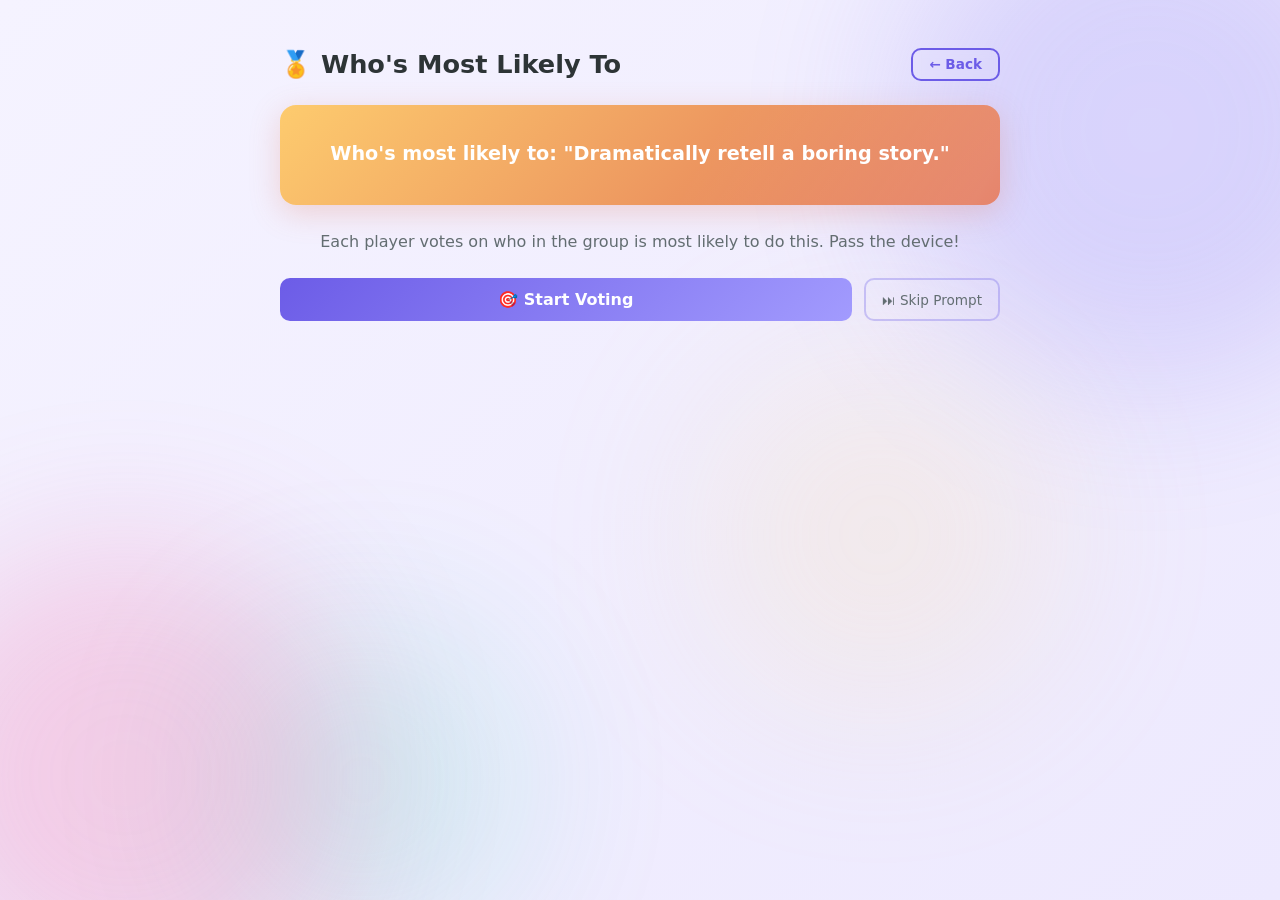
<file: games/most-likely.html>
<!DOCTYPE html>
<html lang="en">
<head>
  <meta charset="UTF-8" />
  <meta name="viewport" content="width=device-width, initial-scale=1.0" />
  <title>Who's Most Likely To</title>
  <link rel="stylesheet" href="../css/global.css" />
  <style>
    .prompt-card {
      background: linear-gradient(135deg, #fdcb6e, #e17055);
      color: #fff;
      padding: 2rem;
      border-radius: var(--radius);
      text-align: center;
      font-size: 1.2rem;
      font-weight: 600;
      margin-bottom: 1.5rem;
      min-height: 100px;
      display: flex;
      align-items: center;
      justify-content: center;
      animation: scaleIn 0.4s ease both;
      box-shadow: 0 8px 30px rgba(225, 112, 85, 0.25);
      position: relative;
      overflow: hidden;
    }
    .prompt-card::before {
      content: '';
      position: absolute;
      inset: 0;
      background: linear-gradient(120deg, transparent 30%, rgba(255,255,255,0.15) 50%, transparent 70%);
      background-size: 200% 100%;
      animation: shimmer 3s ease-in-out infinite;
    }
    .prompt-card span { position: relative; z-index: 1; }
    .current-player-banner {
      background: linear-gradient(135deg, var(--accent), #fdcb6e);
      color: var(--text);
      padding: 0.6rem 1rem;
      border-radius: var(--radius-sm);
      text-align: center;
      font-weight: 600;
      margin-bottom: 1rem;
      animation: fadeInUp 0.3s ease both;
    }
    .vote-grid {
      display: flex;
      flex-wrap: wrap;
      gap: 0.6rem;
      margin-bottom: 1rem;
    }
    .vote-option {
      flex: 1 1 calc(50% - 0.3rem);
      min-width: 120px;
      padding: 0.85rem 1rem;
      border: 2px solid #dfe6e9;
      border-radius: var(--radius-sm);
      background: rgba(255,255,255,0.85);
      text-align: center;
      cursor: pointer;
      font-weight: 600;
      font-family: var(--font);
      font-size: 0.95rem;
      transition: all 0.25s ease;
    }
    .vote-option:hover { border-color: var(--primary-light); transform: translateY(-2px); }
    .vote-option.selected {
      border-color: #e17055;
      background: linear-gradient(135deg, #e17055, #fdcb6e);
      color: #fff;
      transform: translateY(-2px);
      box-shadow: 0 4px 15px rgba(225, 112, 85, 0.25);
    }
    .results-list {
      display: flex;
      flex-direction: column;
      gap: 0.5rem;
    }
    .result-row {
      display: flex;
      align-items: center;
      gap: 0.75rem;
      padding: 0.6rem 1rem;
      background: rgba(255,255,255,0.85);
      border-radius: var(--radius-sm);
      animation: fadeInUp 0.3s ease both;
    }
    .result-row .name { font-weight: 600; min-width: 80px; }
    .result-bar-wrap { flex: 1; height: 24px; background: #f0f0f0; border-radius: 12px; overflow: hidden; }
    .result-bar {
      height: 100%;
      background: linear-gradient(135deg, #e17055, #fdcb6e);
      border-radius: 12px;
      transition: width 0.6s cubic-bezier(.4,0,.2,1);
      display: flex;
      align-items: center;
      justify-content: flex-end;
      padding-right: 8px;
      font-size: 0.75rem;
      font-weight: 700;
      color: #fff;
      min-width: fit-content;
    }
    .crown { font-size: 1.3rem; margin-left: auto; }
    .who-voted {
      font-size: 0.78rem;
      color: var(--text-light);
      margin-top: 0.2rem;
      padding-left: 0.5rem;
    }
    .skip-btn {
      background: none;
      border: 2px solid rgba(108,92,231,0.3);
      color: var(--text-light);
      padding: 0.4rem 1rem;
      border-radius: var(--radius-sm);
      cursor: pointer;
      font-family: var(--font);
      font-size: 0.85rem;
      transition: all 0.2s ease;
    }
    .skip-btn:hover { border-color: var(--primary); color: var(--primary); }
    .phase1-actions {
      display: flex;
      gap: 0.75rem;
    }
    .phase1-actions .btn { flex: 1; }
  </style>
</head>
<body>
<div class="bg-orbs"></div>
  <div class="game-page">
    <div class="game-header">
      <h1>🏅 Who's Most Likely To</h1>
      <button class="btn btn-outline btn-sm" onclick="window.location.href='../games.html'">← Back</button>
    </div>

    <!-- Phase 1: Show Prompt -->
    <div id="phase1">
      <div class="prompt-card" id="promptDisplay"><span>Loading...</span></div>
      <p class="text-center mb-3" style="color: var(--text-light);">
        Each player votes on who in the group is most likely to do this. Pass the device!
      </p>
      <div class="phase1-actions">
        <button class="btn btn-primary" onclick="startVoting()">🎯 Start Voting</button>
        <button class="skip-btn" onclick="skipPrompt()">⏭ Skip Prompt</button>
      </div>
    </div>

    <!-- Phase 2: Vote -->
    <div id="phase2" class="hidden">
      <div class="prompt-card" id="promptReminder" style="font-size: 1rem; padding: 1.25rem;"><span></span></div>
      <div class="current-player-banner" id="voterBanner"></div>
      <div class="vote-grid" id="voteGrid"></div>
      <button class="btn btn-primary btn-block hidden" id="confirmBtn" onclick="confirmVote()">Lock In & Pass Device</button>
    </div>

    <!-- Phase 3: Results -->
    <div id="phase3" class="hidden">
      <div class="prompt-card" id="promptResult" style="font-size: 1rem; padding: 1.25rem;"><span></span></div>
      <h2 class="text-center mb-2">📊 Vote Results</h2>
      <div class="results-list" id="resultsList"></div>
      <button class="btn btn-secondary btn-block mt-3" onclick="nextRound()">🔄 Next Prompt</button>
      <button class="btn btn-outline btn-block mt-2" onclick="window.location.href='../games.html'">← Back to Games</button>
    </div>
  </div>

  <script src="../js/state.js"></script>
  <script src="../js/utils.js"></script>
  <script src="../js/prompts.js"></script>
  <script src="../js/room-game-sync.js"></script>
  <script>
    const PROMPTS = GAME_PROMPTS['most-likely'];
    const participants = getParticipants();
    let currentPrompt = '';
    let currentVoterIndex = 0;
    let currentChoice = null;
    let votes = [];
    let usedPrompts = [];
    let currentPhase = 1;
    let interactionBlockedAlertShown = false;

    const sync = createRoomGameSync({
      gameId: 'most-likely',
      getState: () => ({
        phase: currentPhase,
        currentPrompt,
        currentVoterIndex,
        currentChoice,
        votes,
        usedPrompts,
        turnName: currentPhase === 2 && participants[currentVoterIndex] ? participants[currentVoterIndex].name : ''
      }),
      applyState: (snapshot) => {
        if (!snapshot || typeof snapshot !== 'object') return;
        currentPrompt = snapshot.currentPrompt || currentPrompt;
        currentVoterIndex = Number(snapshot.currentVoterIndex || 0);
        currentChoice = snapshot.currentChoice || null;
        votes = Array.isArray(snapshot.votes) ? snapshot.votes : [];
        usedPrompts = Array.isArray(snapshot.usedPrompts) ? snapshot.usedPrompts : usedPrompts;
        const phase = Number(snapshot.phase || 1);
        setPhase(phase);
        if (phase === 1) {
          document.getElementById('promptDisplay').querySelector('span').textContent = `Who's most likely to: "${currentPrompt}"`;
        } else if (phase === 2) {
          document.getElementById('promptReminder').querySelector('span').textContent = `Who's most likely to: "${currentPrompt}"`;
          showVoter();
        } else {
          showResults();
        }
      }
    });

    function ensureCanInteract() {
      if (!isRoomMode()) return true;
      if (sync.canInteract()) return true;
      if (!interactionBlockedAlertShown) {
        alert('Wait for your turn.');
        interactionBlockedAlertShown = true;
      }
      return false;
    }

    function setPhase(n) {
      currentPhase = n;
      [1,2,3].forEach(p => document.getElementById(`phase${p}`).classList.toggle('hidden', p !== n));
    }
    function escapeHTML(s) { const d = document.createElement('div'); d.textContent = s; return d.innerHTML; }

    function pickPrompt() {
      const avail = PROMPTS.filter(p => !usedPrompts.includes(p));
      if (avail.length === 0) usedPrompts = [];
      const pool = avail.length > 0 ? avail : PROMPTS;
      const pick = getRandomItem(pool);
      usedPrompts.push(pick);
      return pick;
    }

    function loadPrompt() {
      currentPrompt = pickPrompt();
      document.getElementById('promptDisplay').querySelector('span').textContent = `Who's most likely to: "${currentPrompt}"`;
    }

    function skipPrompt() {
      if (!ensureCanInteract()) return;
      loadPrompt();
      sync.publish();
    }

    function startVoting() {
      if (!ensureCanInteract()) return;
      votes = [];
      currentVoterIndex = 0;
      currentChoice = null;
      setPhase(2);
      document.getElementById('promptReminder').querySelector('span').textContent = `Who's most likely to: "${currentPrompt}"`;
      showVoter();
      sync.publish();
    }

    function showVoter() {
      if (currentVoterIndex >= participants.length) { showResults(); return; }
      const player = participants[currentVoterIndex];
      document.getElementById('voterBanner').textContent = `🗳️ ${player.name}'s turn — pick someone!`;
      currentChoice = null;
      document.getElementById('confirmBtn').classList.add('hidden');

      const grid = document.getElementById('voteGrid');
      grid.innerHTML = participants.map((p, i) => `
        <button class="vote-option" onclick="selectTarget(${i}, this)">${escapeHTML(p.name)}</button>
      `).join('');
    }

    function selectTarget(idx, btn) {
      if (!ensureCanInteract()) return;
      currentChoice = participants[idx].name;
      document.querySelectorAll('.vote-option').forEach(b => b.classList.remove('selected'));
      btn.classList.add('selected');
      document.getElementById('confirmBtn').classList.remove('hidden');
      sync.publish();
    }

    function confirmVote() {
      if (!ensureCanInteract()) return;
      if (!currentChoice) return;
      votes.push({ voter: participants[currentVoterIndex].name, target: currentChoice });
      currentVoterIndex++;
      showVoter();
      sync.publish();
    }

    function showResults() {
      setPhase(3);
      document.getElementById('promptResult').querySelector('span').textContent = `Who's most likely to: "${currentPrompt}"`;

      // Tally
      const tally = {};
      const voterMap = {}; // name -> [voters]
      participants.forEach(p => { tally[p.name] = 0; voterMap[p.name] = []; });
      votes.forEach(v => {
        tally[v.target] = (tally[v.target] || 0) + 1;
        if (!voterMap[v.target]) voterMap[v.target] = [];
        voterMap[v.target].push(v.voter);
      });

      const total = votes.length;
      const sorted = Object.entries(tally).sort((a,b) => b[1] - a[1]);
      const maxVotes = sorted[0][1];

      // Score: each vote received = 1 point
      const roundScores = {};
      participants.forEach(p => roundScores[p.name] = tally[p.name] || 0);
      if (!isRoomMode() || sync.getHostInfo().isHost) {
        saveGameScores('most-likely', roundScores);
      }

      const list = document.getElementById('resultsList');
      list.innerHTML = sorted.map(([name, count], i) => {
        const pct = total > 0 ? Math.round((count / total) * 100) : 0;
        const crown = count === maxVotes && count > 0 ? '<span class="crown">👑</span>' : '';
        const voters = voterMap[name] || [];
        return `<div class="result-row" style="animation-delay: ${i * 0.08}s">
          <span class="name">${escapeHTML(name)}</span>
          <div class="result-bar-wrap">
            <div class="result-bar" style="width: ${Math.max(pct, 8)}%">${count} vote${count !== 1 ? 's' : ''}</div>
          </div>
          ${crown}
        </div>
        ${voters.length > 0 ? `<div class="who-voted">Voted by: ${voters.map(n => escapeHTML(n)).join(', ')}</div>` : ''}`;
      }).join('');
    }

    function nextRound() {
      if (!ensureCanInteract()) return;
      loadPrompt();
      setPhase(1);
      sync.publish();
    }

    // Init
    loadPrompt();
    sync.init();
  </script>
</body>
</html>
</file>
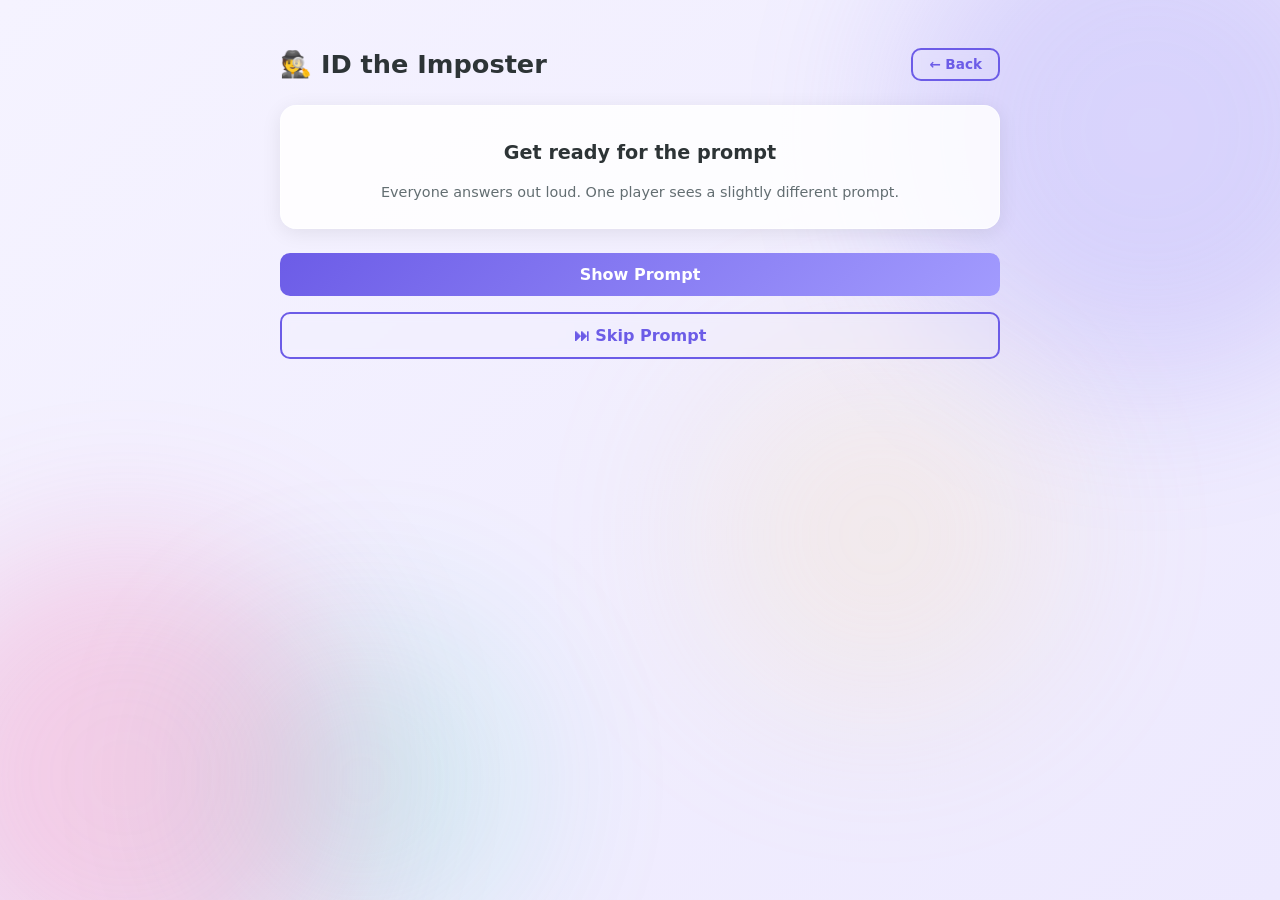
<file: games/one-of-you-is-fake.html>
<!DOCTYPE html>
<html lang="en">
<head>
  <meta charset="UTF-8" />
  <meta name="viewport" content="width=device-width, initial-scale=1.0" />
  <title>ID the Imposter</title>
  <link rel="stylesheet" href="../css/global.css" />
  <style>
    .prompt-card {
      background: rgba(255,255,255,0.85);
      border: 1px solid rgba(255,255,255,0.6);
      border-radius: var(--radius);
      padding: 1.5rem;
      text-align: center;
      box-shadow: var(--shadow);
    }
    .prompt-text {
      font-size: 1.2rem;
      font-weight: 700;
      color: var(--text);
      margin-top: 0.5rem;
    }
    .player-banner {
      background: linear-gradient(135deg, var(--accent), #fdcb6e);
      color: var(--text);
      padding: 0.6rem 1rem;
      border-radius: var(--radius-sm);
      font-weight: 700;
      text-align: center;
      margin-bottom: 1rem;
    }
    .vote-grid {
      display: flex;
      flex-wrap: wrap;
      gap: 0.6rem;
      margin-top: 0.75rem;
    }
    .vote-option {
      flex: 1 1 calc(50% - 0.3rem);
      min-width: 120px;
      padding: 0.85rem 1rem;
      border: 2px solid #dfe6e9;
      border-radius: var(--radius-sm);
      background: rgba(255,255,255,0.85);
      text-align: center;
      cursor: pointer;
      font-weight: 600;
      font-family: var(--font);
      font-size: 0.95rem;
      transition: all 0.25s ease;
    }
    .vote-option:hover { border-color: var(--primary-light); transform: translateY(-2px); }
    .vote-option.selected {
      border-color: var(--primary);
      background: var(--gradient-primary);
      color: #fff;
      transform: translateY(-2px);
      box-shadow: 0 4px 15px rgba(108, 92, 231, 0.25);
    }
    .reveal-card {
      background: linear-gradient(135deg, #6c5ce7, #a29bfe);
      color: #fff;
      padding: 1.5rem;
      border-radius: var(--radius);
      text-align: center;
      box-shadow: var(--shadow);
    }
    .reveal-card .name {
      font-size: 1.5rem;
      font-weight: 800;
      margin-top: 0.5rem;
    }
    .note {
      color: var(--text-light);
      font-size: 0.9rem;
      text-align: center;
      margin-top: 0.75rem;
    }
    .hidden { display: none !important; }
  </style>
</head>
<body>
<div class="bg-orbs"></div>
  <div class="game-page">
    <div class="game-header">
      <h1>🕵️ ID the Imposter</h1>
      <button class="btn btn-outline btn-sm" onclick="window.location.href='../games.html'">← Back</button>
    </div>

    <!-- Phase 1: Intro -->
    <div id="phase1">
      <div class="prompt-card">
        <div class="prompt-text">Get ready for the prompt</div>
        <p class="note">Everyone answers out loud. One player sees a slightly different prompt.</p>
      </div>
      <button class="btn btn-primary btn-block mt-3" id="startPromptBtn" onclick="startPromptPhase()">Show Prompt</button>
      <button class="btn btn-outline btn-block mt-2" onclick="nextPrompt()">⏭ Skip Prompt</button>
    </div>

    <!-- Phase 2: Prompt Reveal -->
    <div id="phase2" class="hidden">
      <div class="player-banner" id="playerBanner"></div>
      <div class="prompt-card">
        <div class="prompt-text" id="promptText"></div>
      </div>
      <p class="note" id="promptNote"></p>
      <button class="btn btn-secondary btn-block mt-3" id="nextPlayerBtn" onclick="nextPlayerPrompt()">Next Player →</button>
      <button class="btn btn-primary btn-block mt-2 hidden" id="startVoteBtn" onclick="startVoting()">🗳️ Vote the Fake</button>
    </div>

    <!-- Phase 3: Voting -->
    <div id="phase3" class="hidden">
      <div class="prompt-card">
        <div class="prompt-text">Who is the Fake?</div>
        <div class="note" id="voterBanner"></div>
        <div class="vote-grid" id="voteGrid"></div>
      </div>
      <button class="btn btn-primary btn-block mt-3 hidden" id="confirmVoteBtn" onclick="confirmVote()">Lock In & Pass Device</button>
    </div>

    <!-- Phase 4: Reveal -->
    <div id="phase4" class="hidden">
      <div class="reveal-card">
        <div>🕵️ The Fake Was</div>
        <div class="name" id="fakeNameReveal"></div>
      </div>
      <div class="prompt-card mt-3">
        <div class="prompt-text" id="realPromptReveal"></div>
        <div class="note" id="fakePromptReveal"></div>
      </div>
      <div class="note" id="voteSummary"></div>
      <button class="btn btn-secondary btn-block mt-3" onclick="nextRound()">🔄 Next Round</button>
      <button class="btn btn-outline btn-block mt-2" onclick="window.location.href='../games.html'">← Back to Games</button>
    </div>
  </div>

  <script src="../js/state.js"></script>
  <script src="../js/utils.js"></script>
  <script src="../js/prompts.js"></script>
  <script src="../js/room-game-sync.js"></script>
  <script>
    const participants = getParticipants();
    const PROMPT_PAIRS = GAME_PROMPTS['imposter'] || [];
    const isRoom = typeof isRoomMode === 'function' && isRoomMode();
    const session = typeof getRoomSession === 'function' ? getRoomSession() : { playerName: '' };

    let usedPromptIndices = [];
    let currentPair = null;
    let fakeIndex = -1;
    let phase = 1;
    let currentPlayerIndex = 0;
    let votes = [];
    let currentVoterIndex = 0;
    let currentChoice = null;
    let warned = false;

    const sync = createRoomGameSync({
      gameId: 'imposter',
      getState: () => ({
        phase,
        fakeIndex,
        currentPair,
        usedPromptIndices,
        currentPlayerIndex,
        votes,
        currentVoterIndex,
        turnName: phase === 3
          ? (participants[currentVoterIndex]?.name || '')
          : (!isRoom && phase === 2 ? (participants[currentPlayerIndex]?.name || '') : '')
      }),
      applyState: (state) => {
        if (!state) return;
        phase = state.phase || 1;
        fakeIndex = typeof state.fakeIndex === 'number' ? state.fakeIndex : fakeIndex;
        currentPair = state.currentPair || currentPair;
        usedPromptIndices = Array.isArray(state.usedPromptIndices) ? state.usedPromptIndices : usedPromptIndices;
        currentPlayerIndex = typeof state.currentPlayerIndex === 'number' ? state.currentPlayerIndex : currentPlayerIndex;
        votes = Array.isArray(state.votes) ? state.votes : votes;
        currentVoterIndex = typeof state.currentVoterIndex === 'number' ? state.currentVoterIndex : currentVoterIndex;
        renderPhase();
      }
    });

    function ensureCanInteract() {
      if (sync.canInteract()) return true;
      if (!warned) {
        alert('Waiting for the host or your turn.');
        warned = true;
      }
      return false;
    }

    function setPhase(n) {
      phase = n;
      [1,2,3,4].forEach(p => document.getElementById(`phase${p}`).classList.toggle('hidden', p !== n));
    }

    function escapeHTML(str) {
      const div = document.createElement('div');
      div.textContent = str;
      return div.innerHTML;
    }

    function pickPromptPair() {
      const available = PROMPT_PAIRS.map((_, i) => i).filter(i => !usedPromptIndices.includes(i));
      if (available.length === 0) usedPromptIndices = [];
      const pool = available.length > 0 ? available : PROMPT_PAIRS.map((_, i) => i);
      const idx = getRandomItem(pool);
      usedPromptIndices.push(idx);
      return PROMPT_PAIRS[idx];
    }

    function startRound() {
      if (participants.length < 3) {
        alert('Add at least 3 participants to play.');
        return;
      }
      if (PROMPT_PAIRS.length === 0) {
        alert('No prompts found. Check prompts.js');
        return;
      }
      // Randomly assign the fake player
      fakeIndex = Math.floor(Math.random() * participants.length);
      currentPair = pickPromptPair();
      currentPlayerIndex = 0;
      votes = [];
      currentVoterIndex = 0;
      currentChoice = null;
      setPhase(1);
      renderPhase();
      sync.publish();
    }

    function renderPhase() {
      setPhase(phase);

      if (phase === 2) {
        showPromptForCurrent();
      }
      if (phase === 3) {
        showVoter();
      }
      if (phase === 4) {
        showReveal();
      }
    }

    function startPromptPhase() {
      if (!ensureCanInteract()) return;
      phase = 2;
      renderPhase();
      sync.publish();
    }

    function showPromptForCurrent() {
      if (!currentPair) return;

      const promptText = document.getElementById('promptText');
      const promptNote = document.getElementById('promptNote');
      const playerBanner = document.getElementById('playerBanner');
      const nextBtn = document.getElementById('nextPlayerBtn');
      const voteBtn = document.getElementById('startVoteBtn');

      if (isRoom) {
        const myName = session.playerName || '';
        const myIndex = participants.findIndex(p => p.name === myName);
        const isFake = myIndex === fakeIndex;
        playerBanner.textContent = myName ? `Your prompt` : 'Your prompt';
        promptText.textContent = isFake ? currentPair.fakePrompt : currentPair.realPrompt;
        promptNote.textContent = 'Answer out loud. Do not reveal which prompt you saw.';
        nextBtn.classList.add('hidden');
        voteBtn.classList.toggle('hidden', !sync.getHostInfo().isHost);
      } else {
        const player = participants[currentPlayerIndex];
        const isFake = currentPlayerIndex === fakeIndex;
        playerBanner.textContent = `${player.name}'s prompt`;
        promptText.textContent = isFake ? currentPair.fakePrompt : currentPair.realPrompt;
        promptNote.textContent = 'Show this prompt, then pass the device.';
        nextBtn.classList.remove('hidden');
        voteBtn.classList.add('hidden');

        if (currentPlayerIndex >= participants.length - 1) {
          nextBtn.classList.add('hidden');
          voteBtn.classList.remove('hidden');
        }
      }
    }

    function nextPlayerPrompt() {
      if (!ensureCanInteract()) return;
      currentPlayerIndex++;
      if (currentPlayerIndex >= participants.length) {
        startVoting();
        return;
      }
      showPromptForCurrent();
      sync.publish();
    }

    function nextPrompt() {
      if (!ensureCanInteract()) return;
      currentPair = pickPromptPair();
      renderPhase();
      sync.publish();
    }

    function startVoting() {
      if (!ensureCanInteract()) return;
      phase = 3;
      currentVoterIndex = 0;
      currentChoice = null;
      votes = [];
      showVoter();
      sync.publish();
    }

    function showVoter() {
      if (currentVoterIndex >= participants.length) {
        phase = 4;
        showReveal();
        sync.publish();
        return;
      }
      const player = participants[currentVoterIndex];
      document.getElementById('voterBanner').textContent = `🗳️ ${player.name}'s turn — who is the Fake?`;
      currentChoice = null;
      document.getElementById('confirmVoteBtn').classList.add('hidden');

      const grid = document.getElementById('voteGrid');
      grid.innerHTML = participants.map((p, i) => `
        <button class="vote-option" onclick="selectTarget(${i}, this)">${escapeHTML(p.name)}</button>
      `).join('');
    }

    function selectTarget(idx, btn) {
      if (!ensureCanInteract()) return;
      currentChoice = participants[idx].name;
      document.querySelectorAll('.vote-option').forEach(b => b.classList.remove('selected'));
      btn.classList.add('selected');
      document.getElementById('confirmVoteBtn').classList.remove('hidden');
    }

    function confirmVote() {
      if (!ensureCanInteract()) return;
      if (!currentChoice) return;
      votes.push({ voter: participants[currentVoterIndex].name, target: currentChoice });
      currentVoterIndex++;
      showVoter();
      sync.publish();
    }

    function showReveal() {
      const fakeName = participants[fakeIndex]?.name || 'Unknown';
      document.getElementById('fakeNameReveal').textContent = fakeName;
      document.getElementById('realPromptReveal').textContent = `Real prompt: ${currentPair ? currentPair.realPrompt : ''}`;
      document.getElementById('fakePromptReveal').textContent = `Fake prompt: ${currentPair ? currentPair.fakePrompt : ''}`;

      if (!votes.length) {
        document.getElementById('voteSummary').textContent = 'No votes recorded.';
        return;
      }

      const tally = {};
      votes.forEach(v => { tally[v.target] = (tally[v.target] || 0) + 1; });
      const summary = Object.entries(tally)
        .sort((a, b) => b[1] - a[1])
        .map(([name, count]) => `${escapeHTML(name)}: ${count}`)
        .join(' • ');
      document.getElementById('voteSummary').textContent = summary;
    }

    function nextRound() {
      if (!ensureCanInteract()) return;
      startRound();
    }

    async function init() {
      await sync.init();
      const hostInfo = sync.getHostInfo();
      if (hostInfo.isHost || !hostInfo.isRoomMode) {
        startRound();
      } else {
        renderPhase();
      }
    }

    init();
  </script>
</body>
</html>
</file>
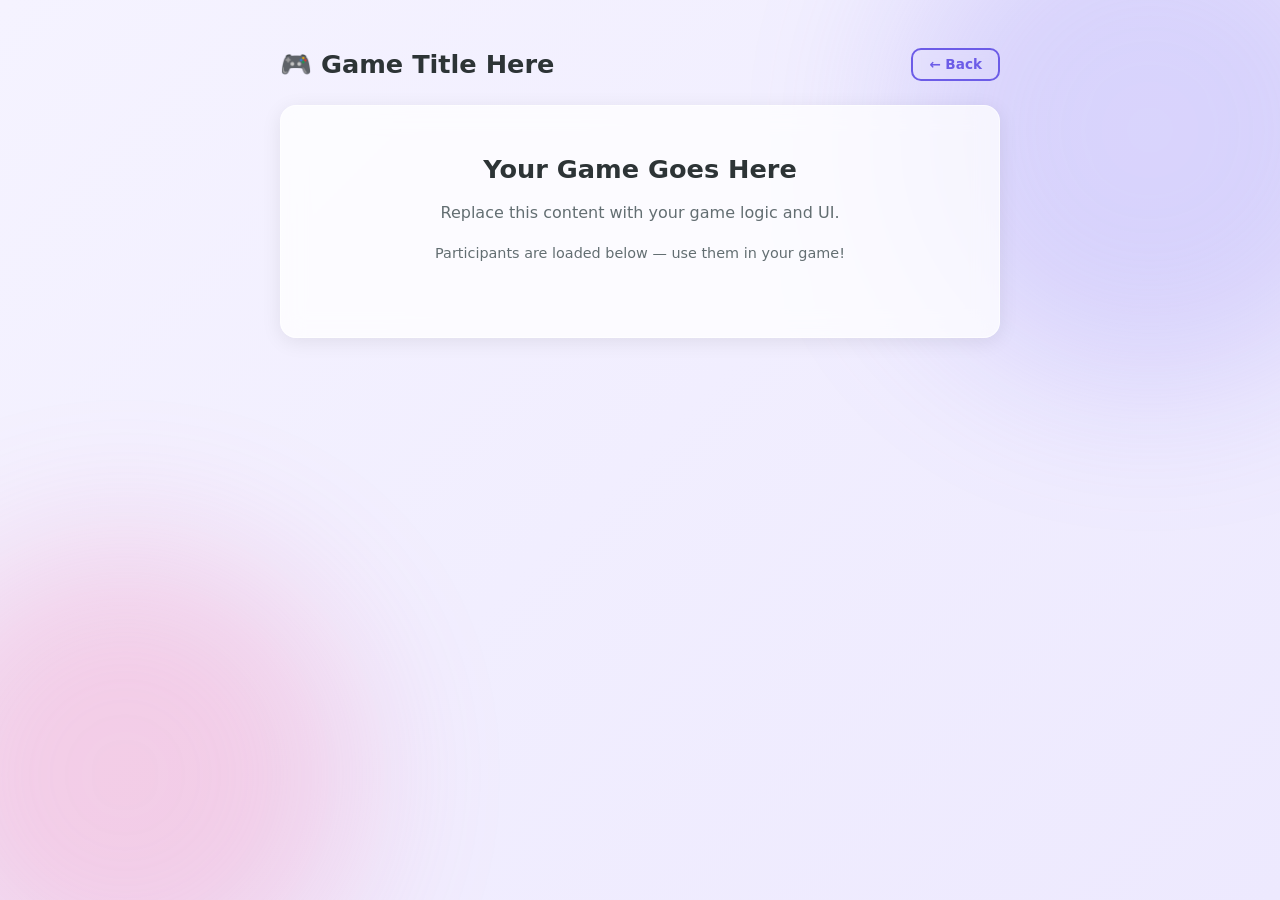
<file: games/template.html>
<!DOCTYPE html>
<html lang="en">
<head>
  <meta charset="UTF-8" />
  <meta name="viewport" content="width=device-width, initial-scale=1.0" />
  <title>Game Template – Party Games Hub</title>
  <link rel="stylesheet" href="../css/global.css" />
</head>
<body>
  <div class="game-page">
    <!-- Header -->
    <div class="game-header">
      <h1>🎮 Game Title Here</h1>
      <button class="btn btn-outline btn-sm" onclick="window.location.href='../games.html'">← Back</button>
    </div>

    <!-- Main game UI goes here -->
    <div class="card text-center" style="padding: 3rem 1.5rem;">
      <h2>Your Game Goes Here</h2>
      <p class="mt-2" style="color: var(--text-light);">
        Replace this content with your game logic and UI.
      </p>
      <p class="mt-2" style="color: var(--text-light); font-size: 0.9rem;">
        Participants are loaded below — use them in your game!
      </p>
      <div class="mt-3" id="playerList"></div>
    </div>
  </div>

  <!-- Include shared scripts -->
  <script src="../js/state.js"></script>
  <script src="../js/utils.js"></script>
  <script>
    /**
     * TEMPLATE INSTRUCTIONS:
     *
     * 1. Copy this file and rename it (e.g., my-game.html)
     * 2. Update the <title> and <h1> with your game name
     * 3. Add your game UI and logic below
     * 4. Register the game in /js/config.js:
     *
     *    {
     *      id: "my-game",
     *      title: "My Game",
     *      description: "A short description",
     *      file: "games/my-game.html",
     *      minPlayers: 2
     *    }
     *
     * That's it! The games hub will pick it up automatically.
     */

    // Access participants from global state
    const participants = getParticipants();

    // Example: display players
    const playerList = document.getElementById('playerList');
    playerList.innerHTML = participants.map(p =>
      `<span class="badge" style="margin: 0.2rem;">${p.name}</span>`
    ).join(' ');

    // Use utility functions:
    // shuffleArray(arr), getRandomItem(arr), saveToStorage(key, val), readFromStorage(key)
  </script>
</body>
</html>
</file>
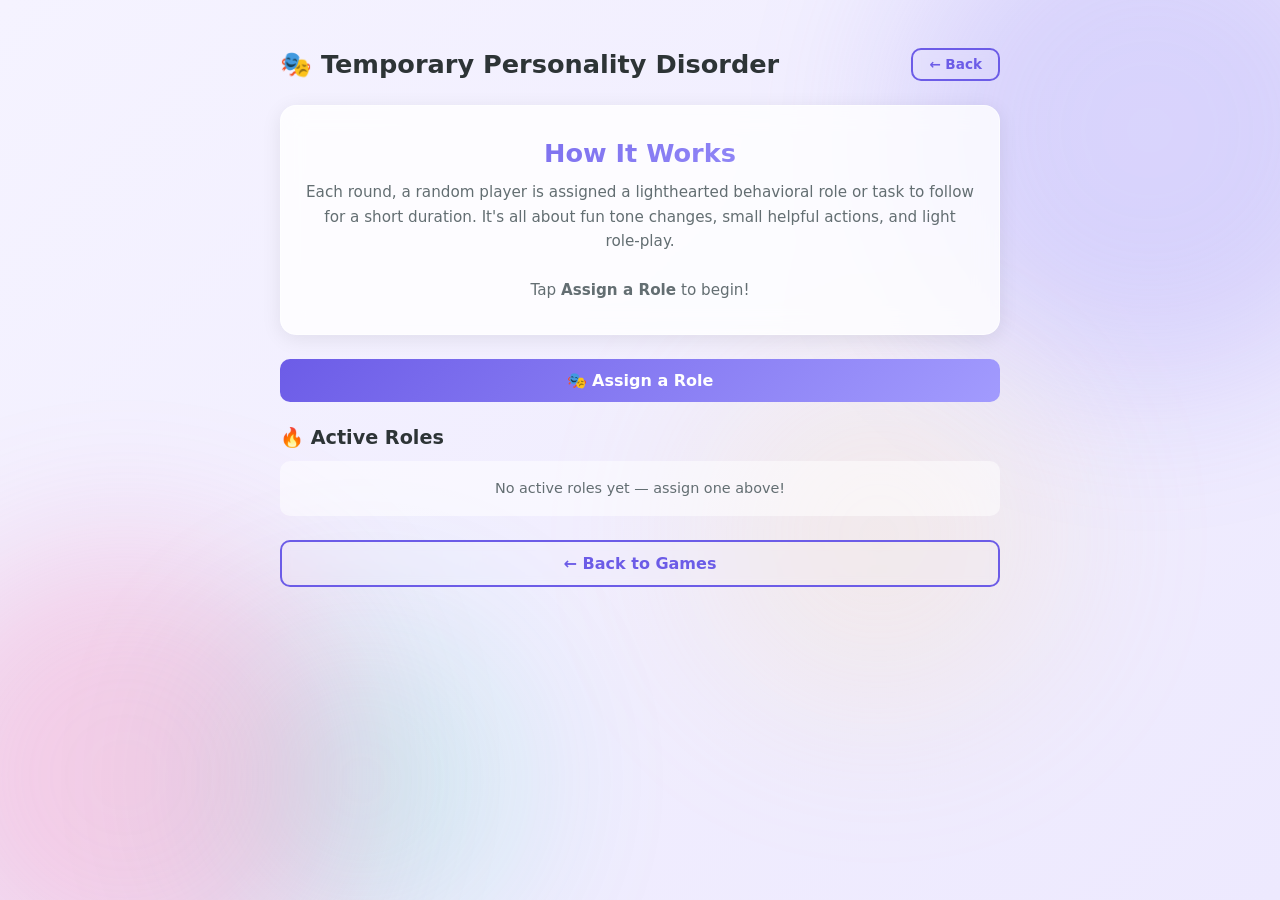
<file: games/temporary-personality-disorder.html>
<!DOCTYPE html>
<html lang="en">
<head>
  <meta charset="UTF-8" />
  <meta name="viewport" content="width=device-width, initial-scale=1.0" />
  <title>Temporary Personality Disorder</title>
  <link rel="stylesheet" href="../css/global.css" />
  <style>
    /* --- Role assignment card --- */
    .role-card {
      background: linear-gradient(135deg, #6c5ce7, #a29bfe);
      color: #fff;
      padding: 2rem;
      border-radius: var(--radius);
      text-align: center;
      margin-bottom: 1.5rem;
      min-height: 140px;
      display: flex;
      flex-direction: column;
      align-items: center;
      justify-content: center;
      gap: 0.75rem;
      animation: scaleIn 0.4s ease both;
      box-shadow: 0 8px 30px rgba(108, 92, 231, 0.3);
      position: relative;
      overflow: hidden;
    }
    .role-card::before {
      content: '';
      position: absolute;
      inset: 0;
      background: linear-gradient(120deg, transparent 30%, rgba(255,255,255,0.15) 50%, transparent 70%);
      background-size: 200% 100%;
      animation: shimmer 3s ease-in-out infinite;
    }
    .role-card .task-text {
      font-size: 1.2rem;
      font-weight: 600;
      line-height: 1.5;
      position: relative;
      z-index: 1;
    }
    .role-card .duration-badge {
      display: inline-block;
      background: rgba(255,255,255,0.25);
      padding: 0.3rem 0.9rem;
      border-radius: 999px;
      font-size: 0.85rem;
      font-weight: 700;
      letter-spacing: 0.03em;
      position: relative;
      z-index: 1;
      backdrop-filter: blur(4px);
    }

    /* --- Player name banner --- */
    .player-banner {
      background: linear-gradient(135deg, var(--accent), #fdcb6e);
      color: var(--text);
      padding: 0.75rem 1rem;
      border-radius: var(--radius-sm);
      text-align: center;
      font-weight: 700;
      font-size: 1.25rem;
      margin-bottom: 1rem;
      animation: fadeInUp 0.3s ease both;
      box-shadow: 0 2px 12px rgba(253, 203, 110, 0.35);
    }
    .player-banner .emoji {
      font-size: 1.4rem;
    }

    /* --- Intro card --- */
    .intro-card {
      background: rgba(255,255,255,0.8);
      backdrop-filter: blur(12px);
      border: 1px solid rgba(255,255,255,0.6);
      border-radius: var(--radius);
      padding: 2rem 1.5rem;
      text-align: center;
      box-shadow: var(--shadow);
      margin-bottom: 1.5rem;
      animation: fadeInUp 0.4s ease both;
    }
    .intro-card h2 {
      margin-bottom: 0.75rem;
      background: var(--gradient-primary);
      -webkit-background-clip: text;
      -webkit-text-fill-color: transparent;
      background-clip: text;
    }
    .intro-card p {
      color: var(--text-light);
      font-size: 0.95rem;
      line-height: 1.6;
    }

    /* --- Active roles tracker --- */
    .active-roles {
      margin-top: 1.5rem;
      animation: fadeInUp 0.4s ease 0.1s both;
    }
    .active-roles h3 {
      margin-bottom: 0.75rem;
      color: var(--text);
    }
    .active-role-item {
      display: flex;
      align-items: center;
      justify-content: space-between;
      gap: 0.75rem;
      padding: 0.75rem 1rem;
      background: linear-gradient(135deg, rgba(241, 240, 255, 0.9), rgba(237, 233, 254, 0.7));
      border-radius: var(--radius-sm);
      margin-bottom: 0.5rem;
      animation: slideInLeft 0.3s ease both;
      transition: transform 0.2s ease, box-shadow 0.2s ease;
    }
    .active-role-item:hover {
      transform: translateX(4px);
      box-shadow: 0 2px 12px rgba(108,92,231,0.12);
    }
    .active-role-info {
      flex: 1;
      min-width: 0;
    }
    .active-role-info .role-player {
      font-weight: 700;
      font-size: 0.95rem;
      color: var(--primary);
    }
    .active-role-info .role-task {
      font-size: 0.82rem;
      color: var(--text-light);
      margin-top: 0.15rem;
      overflow-wrap: break-word;
    }
    .complete-btn {
      background: none;
      border: 2px solid var(--success);
      color: var(--success);
      padding: 0.3rem 0.75rem;
      border-radius: var(--radius-sm);
      cursor: pointer;
      font-family: var(--font);
      font-size: 0.8rem;
      font-weight: 600;
      transition: all 0.2s ease;
      white-space: nowrap;
    }
    .complete-btn:hover {
      background: var(--success);
      color: #fff;
    }
    .failed-btn {
      background: none;
      border: 2px solid var(--danger);
      color: var(--danger);
      padding: 0.3rem 0.75rem;
      border-radius: var(--radius-sm);
      cursor: pointer;
      font-family: var(--font);
      font-size: 0.8rem;
      font-weight: 600;
      transition: all 0.2s ease;
      white-space: nowrap;
    }
    .failed-btn:hover {
      background: var(--danger);
      color: #fff;
    }
    .role-actions {
      display: flex;
      gap: 0.4rem;
      align-items: center;
    }
    .role-timer {
      margin-top: 0.25rem;
      font-size: 0.78rem;
      font-weight: 600;
      color: var(--primary);
    }
    .role-timer.expired {
      color: var(--danger);
    }

    .empty-state {
      text-align: center;
      color: var(--text-light);
      font-size: 0.9rem;
      padding: 1rem;
      background: rgba(255,255,255,0.5);
      border-radius: var(--radius-sm);
    }

    /* --- Skip button --- */
    .skip-btn {
      background: none;
      border: 2px solid rgba(108,92,231,0.3);
      color: var(--text-light);
      padding: 0.4rem 1rem;
      border-radius: var(--radius-sm);
      cursor: pointer;
      font-family: var(--font);
      font-size: 0.85rem;
      transition: all 0.2s ease;
    }
    .skip-btn:hover { border-color: var(--primary); color: var(--primary); }

    /* --- History section --- */
    .history-section {
      margin-top: 1.5rem;
      animation: fadeInUp 0.4s ease 0.2s both;
    }
    .history-section h3 {
      margin-bottom: 0.75rem;
    }
    .history-item {
      padding: 0.5rem 0.75rem;
      font-size: 0.82rem;
      color: var(--text-light);
      border-bottom: 1px solid rgba(0,0,0,0.05);
      display: flex;
      gap: 0.5rem;
      align-items: baseline;
    }
    .history-item:last-child { border-bottom: none; }
    .history-item .h-name { font-weight: 600; color: var(--text); }
    .history-item .h-check { color: var(--success); }
    .history-item .h-fail { color: var(--danger); }

    /* --- Confetti burst --- */
    @keyframes confettiFall {
      0% { transform: translateY(-10px) rotate(0deg); opacity: 1; }
      100% { transform: translateY(60px) rotate(360deg); opacity: 0; }
    }
    .confetti-burst {
      position: fixed;
      top: 0; left: 0; right: 0;
      height: 100vh;
      pointer-events: none;
      z-index: 999;
      overflow: hidden;
    }
    .confetti-piece {
      position: absolute;
      width: 10px;
      height: 10px;
      border-radius: 2px;
      animation: confettiFall 1.2s ease forwards;
    }
  </style>
</head>
<body>
<div class="bg-orbs"></div>
  <div class="game-page">
    <!-- Header -->
    <div class="game-header">
      <h1>🎭 Temporary Personality Disorder</h1>
      <button class="btn btn-outline btn-sm" onclick="window.location.href='../games.html'">← Back</button>
    </div>

    <!-- Intro / Instructions -->
    <div class="intro-card" id="introCard">
      <h2>How It Works</h2>
      <p>
        Each round, a random player is assigned a lighthearted behavioral role or task to follow for a short duration.
        It's all about fun tone changes, small helpful actions, and light role-play. <br /><br />
        Tap <strong>Assign a Role</strong> to begin!
      </p>
    </div>

    <!-- Assignment display (hidden until first assignment) -->
    <div id="assignmentArea" class="hidden">
      <div class="player-banner" id="playerBanner">
        <span class="emoji">🎯</span> <span id="playerName">Player</span>
      </div>
      <div class="role-card" id="roleCard">
        <div class="task-text" id="taskText">Task goes here</div>
        <div class="duration-badge" id="durationBadge">⏱ Duration</div>
      </div>
    </div>

    <!-- Action buttons -->
    <div style="display: flex; flex-direction: column; gap: 0.75rem;">
      <div style="display: flex; gap: 0.75rem;">
        <button class="btn btn-primary" style="flex:1" id="assignBtn" onclick="assignRole()">🎭 Assign a Role</button>
      </div>
      <div class="hidden" id="assignedActions" style="display: flex; gap: 0.75rem;">
        <button class="btn btn-primary" style="flex:1" onclick="assignRole()">🔄 Next Assignment</button>
        <button class="skip-btn" onclick="skipRole()">⏭ Skip</button>
      </div>
    </div>

    <!-- Active roles tracker -->
    <div class="active-roles" id="activeRolesSection">
      <h3>🔥 Active Roles</h3>
      <div id="activeRolesList">
        <div class="empty-state">No active roles yet — assign one above!</div>
      </div>
    </div>

    <!-- Completed history -->
    <div class="history-section" id="historySection" class="hidden">
      <h3>✅ Completed</h3>
      <div id="historyList"></div>
    </div>

    <!-- Back link -->
    <button class="btn btn-outline btn-block mt-3" onclick="window.location.href='../games.html'">← Back to Games</button>
  </div>

  <!-- Scripts -->
  <script src="../js/state.js"></script>
  <script src="../js/utils.js"></script>
  <script src="../js/prompts.js"></script>
  <script src="../js/room-game-sync.js"></script>
  <script>
    /* ---- Prompts & participants ---- */
    const PROMPTS = GAME_PROMPTS['personality-disorder'];
    const participants = getParticipants();

    /* ---- Game state ---- */
    let usedPromptIndices = [];
    let activeRoles = [];   // { player, task, duration, id, status, endAt }
    let completedRoles = []; // same shape + status
    let assignCounter = 0;
    let timerInterval = null;
    let interactionBlockedAlertShown = false;

    const sync = createRoomGameSync({
      gameId: 'personality-disorder',
      getState: () => ({
        usedPromptIndices,
        activeRoles,
        completedRoles,
        assignCounter,
        turnName: ''
      }),
      applyState: (snapshot) => {
        if (!snapshot || typeof snapshot !== 'object') return;
        usedPromptIndices = Array.isArray(snapshot.usedPromptIndices) ? snapshot.usedPromptIndices : usedPromptIndices;
        activeRoles = Array.isArray(snapshot.activeRoles) ? snapshot.activeRoles : [];
        completedRoles = Array.isArray(snapshot.completedRoles) ? snapshot.completedRoles : [];
        assignCounter = Number(snapshot.assignCounter || 0);

        const hasActiveOrCompleted = activeRoles.length > 0 || completedRoles.length > 0;
        document.getElementById('introCard').classList.toggle('hidden', hasActiveOrCompleted);
        document.getElementById('assignmentArea').classList.toggle('hidden', !hasActiveOrCompleted);
        document.getElementById('assignBtn').classList.toggle('hidden', hasActiveOrCompleted);
        document.getElementById('assignedActions').classList.toggle('hidden', !hasActiveOrCompleted);
        if (hasActiveOrCompleted) {
          document.getElementById('assignedActions').style.display = 'flex';
        }

        if (activeRoles.length > 0) {
          const latest = activeRoles[activeRoles.length - 1];
          document.getElementById('playerName').textContent = latest.player;
          document.getElementById('taskText').textContent = latest.task;
          document.getElementById('durationBadge').textContent = `⏱ ${latest.duration}`;
        }

        renderActiveRoles();
        renderHistory();
        ensureTimerLoop();
      }
    });

    function ensureCanInteract() {
      if (!isRoomMode()) return true;
      if (sync.canInteract()) return true;
      if (!interactionBlockedAlertShown) {
        alert('Only the host can control this round.');
        interactionBlockedAlertShown = true;
      }
      return false;
    }

    /* ---- Helpers ---- */
    function escapeHTML(str) {
      const d = document.createElement('div');
      d.textContent = str;
      return d.innerHTML;
    }

    function pickPrompt() {
      const available = PROMPTS.map((p, i) => i).filter(i => !usedPromptIndices.includes(i));
      if (available.length === 0) usedPromptIndices = [];
      const pool = available.length > 0 ? available : PROMPTS.map((_, i) => i);
      const idx = getRandomItem(pool);
      usedPromptIndices.push(idx);
      return PROMPTS[idx];
    }

    function pickPlayer() {
      // Prefer players without active roles
      const activePlayers = activeRoles.map(r => r.player);
      const available = participants.filter(p => !activePlayers.includes(p.name));
      const pool = available.length > 0 ? available : participants;
      return getRandomItem(pool);
    }

    function getDurationSeconds(durationText) {
      const match = String(durationText).toLowerCase().match(/(\d+)\s*minute/);
      if (!match) return null;
      return Number(match[1]) * 60;
    }

    function formatTimer(totalSeconds) {
      const safeSeconds = Math.max(0, totalSeconds);
      const minutes = Math.floor(safeSeconds / 60);
      const seconds = safeSeconds % 60;
      return `${String(minutes).padStart(2, '0')}:${String(seconds).padStart(2, '0')}`;
    }

    function getRoleTimerLabel(role) {
      if (!role.endAt) return `⏱ ${escapeHTML(role.duration)} (manual tracking)`;
      const remaining = Math.max(0, Math.ceil((role.endAt - Date.now()) / 1000));
      return `⏱ ${formatTimer(remaining)} remaining`;
    }

    function ensureTimerLoop() {
      if (timerInterval) return;
      timerInterval = setInterval(() => {
        if (activeRoles.length === 0) {
          clearInterval(timerInterval);
          timerInterval = null;
          return;
        }
        updateRoleTimers();
      }, 1000);
    }

    function updateRoleTimers() {
      const timerNodes = document.querySelectorAll('.role-timer[data-role-id]');
      timerNodes.forEach(node => {
        const roleId = Number(node.getAttribute('data-role-id'));
        const role = activeRoles.find(r => r.id === roleId);
        if (!role) return;

        node.textContent = getRoleTimerLabel(role);
        const isExpired = role.endAt && (role.endAt - Date.now()) <= 0;
        node.classList.toggle('expired', Boolean(isExpired));
      });
    }

    /* ---- Assign a role ---- */
    function assignRole() {
      if (!ensureCanInteract()) return;
      if (participants.length === 0) {
        alert('No participants found! Go back to the lobby and add players.');
        return;
      }

      const player = pickPlayer();
      const prompt = pickPrompt();
      assignCounter++;

      const role = {
        id: assignCounter,
        player: player.name,
        task: prompt.task,
        duration: prompt.duration,
        status: 'active',
        endAt: null
      };

      const durationSeconds = getDurationSeconds(prompt.duration);
      if (durationSeconds) {
        role.endAt = Date.now() + (durationSeconds * 1000);
      }

      // Add to active list
      activeRoles.push(role);

      // Update UI
      document.getElementById('introCard').classList.add('hidden');
      document.getElementById('assignmentArea').classList.remove('hidden');
      document.getElementById('assignBtn').classList.add('hidden');
      document.getElementById('assignedActions').classList.remove('hidden');
      document.getElementById('assignedActions').style.display = 'flex';

      // Show assignment
      document.getElementById('playerName').textContent = player.name;
      document.getElementById('taskText').textContent = prompt.task;
      document.getElementById('durationBadge').textContent = `⏱ ${prompt.duration}`;

      // Re-trigger animation
      const roleCard = document.getElementById('roleCard');
      roleCard.style.animation = 'none';
      roleCard.offsetHeight; // reflow
      roleCard.style.animation = 'scaleIn 0.4s ease both';

      const banner = document.getElementById('playerBanner');
      banner.style.animation = 'none';
      banner.offsetHeight;
      banner.style.animation = 'fadeInUp 0.3s ease both';

      renderActiveRoles();
      ensureTimerLoop();
      sync.publish();
    }

    /* ---- Skip: re-roll player + prompt without adding to active ---- */
    function skipRole() {
      if (!ensureCanInteract()) return;
      // Remove the last assigned role (the one currently displayed) from active
      if (activeRoles.length > 0) {
        const lastRole = activeRoles[activeRoles.length - 1];
        // Only remove if it matches the currently displayed assignment
        if (lastRole.id === assignCounter) {
          activeRoles.pop();
        }
      }

      const player = pickPlayer();
      const prompt = pickPrompt();
      assignCounter++;

      const role = {
        id: assignCounter,
        player: player.name,
        task: prompt.task,
        duration: prompt.duration,
        status: 'active',
        endAt: null
      };

      const durationSeconds = getDurationSeconds(prompt.duration);
      if (durationSeconds) {
        role.endAt = Date.now() + (durationSeconds * 1000);
      }

      activeRoles.push(role);

      // Show new assignment
      document.getElementById('playerName').textContent = player.name;
      document.getElementById('taskText').textContent = prompt.task;
      document.getElementById('durationBadge').textContent = `⏱ ${prompt.duration}`;

      // Re-trigger animation
      const roleCard = document.getElementById('roleCard');
      roleCard.style.animation = 'none';
      roleCard.offsetHeight;
      roleCard.style.animation = 'scaleIn 0.4s ease both';

      const banner = document.getElementById('playerBanner');
      banner.style.animation = 'none';
      banner.offsetHeight;
      banner.style.animation = 'fadeInUp 0.3s ease both';

      renderActiveRoles();
      ensureTimerLoop();
      sync.publish();
    }

    /* ---- Mark role as complete ---- */
    function completeRole(roleId) {
      if (!ensureCanInteract()) return;
      const idx = activeRoles.findIndex(r => r.id === roleId);
      if (idx === -1) return;

      const role = activeRoles.splice(idx, 1)[0];
      role.status = 'done';
      completedRoles.push(role);

      // Award a point
      if (!isRoomMode() || sync.getHostInfo().isHost) {
        saveGameScores('personality-disorder', { [role.player]: 1 });
      }

      // Mini confetti
      spawnConfetti();

      renderActiveRoles();
      renderHistory();
      sync.publish();
    }

    /* ---- Mark role as failed ---- */
    function failRole(roleId) {
      if (!ensureCanInteract()) return;
      const idx = activeRoles.findIndex(r => r.id === roleId);
      if (idx === -1) return;

      const role = activeRoles.splice(idx, 1)[0];
      role.status = 'failed';
      completedRoles.push(role);

      renderActiveRoles();
      renderHistory();
      sync.publish();
    }

    /* ---- Render active roles ---- */
    function renderActiveRoles() {
      const container = document.getElementById('activeRolesList');
      if (activeRoles.length === 0) {
        container.innerHTML = '<div class="empty-state">No active roles — assign one above!</div>';
        return;
      }
      container.innerHTML = activeRoles.map((r, i) => `
        <div class="active-role-item" style="animation-delay: ${i * 0.05}s">
          <div class="active-role-info">
            <div class="role-player">${escapeHTML(r.player)}</div>
            <div class="role-task">${escapeHTML(r.task)} <em>(${escapeHTML(r.duration)})</em></div>
            <div class="role-timer ${r.endAt && (r.endAt - Date.now()) <= 0 ? 'expired' : ''}" data-role-id="${r.id}">${getRoleTimerLabel(r)}</div>
          </div>
          <div class="role-actions">
            <button class="complete-btn" onclick="completeRole(${r.id})">✓ Done</button>
            <button class="failed-btn" onclick="failRole(${r.id})">✕ Failed</button>
          </div>
        </div>
      `).join('');
    }

    /* ---- Render completed history ---- */
    function renderHistory() {
      const section = document.getElementById('historySection');
      const container = document.getElementById('historyList');
      if (completedRoles.length === 0) {
        section.style.display = 'none';
        return;
      }
      section.style.display = '';
      container.innerHTML = completedRoles.slice().reverse().map(r => `
        <div class="history-item">
          <span class="${r.status === 'failed' ? 'h-fail' : 'h-check'}">${r.status === 'failed' ? '✕' : '✓'}</span>
          <span class="h-name">${escapeHTML(r.player)}</span>
          <span>${escapeHTML(r.task)} (${r.status === 'failed' ? 'Failed' : 'Done'})</span>
        </div>
      `).join('');
    }

    /* ---- Mini confetti effect ---- */
    function spawnConfetti() {
      const colors = ['#6c5ce7', '#fd79a8', '#ffeaa7', '#00b894', '#fdcb6e', '#e17055'];
      const burst = document.createElement('div');
      burst.className = 'confetti-burst';
      for (let i = 0; i < 24; i++) {
        const piece = document.createElement('div');
        piece.className = 'confetti-piece';
        piece.style.left = `${Math.random() * 100}%`;
        piece.style.top = `${Math.random() * 40}%`;
        piece.style.background = colors[Math.floor(Math.random() * colors.length)];
        piece.style.animationDelay = `${Math.random() * 0.4}s`;
        piece.style.animationDuration = `${0.8 + Math.random() * 0.8}s`;
        burst.appendChild(piece);
      }
      document.body.appendChild(burst);
      setTimeout(() => burst.remove(), 2000);
    }

    /* ---- Init ---- */
    renderHistory();
    sync.init();
  </script>
</body>
</html>
</file>
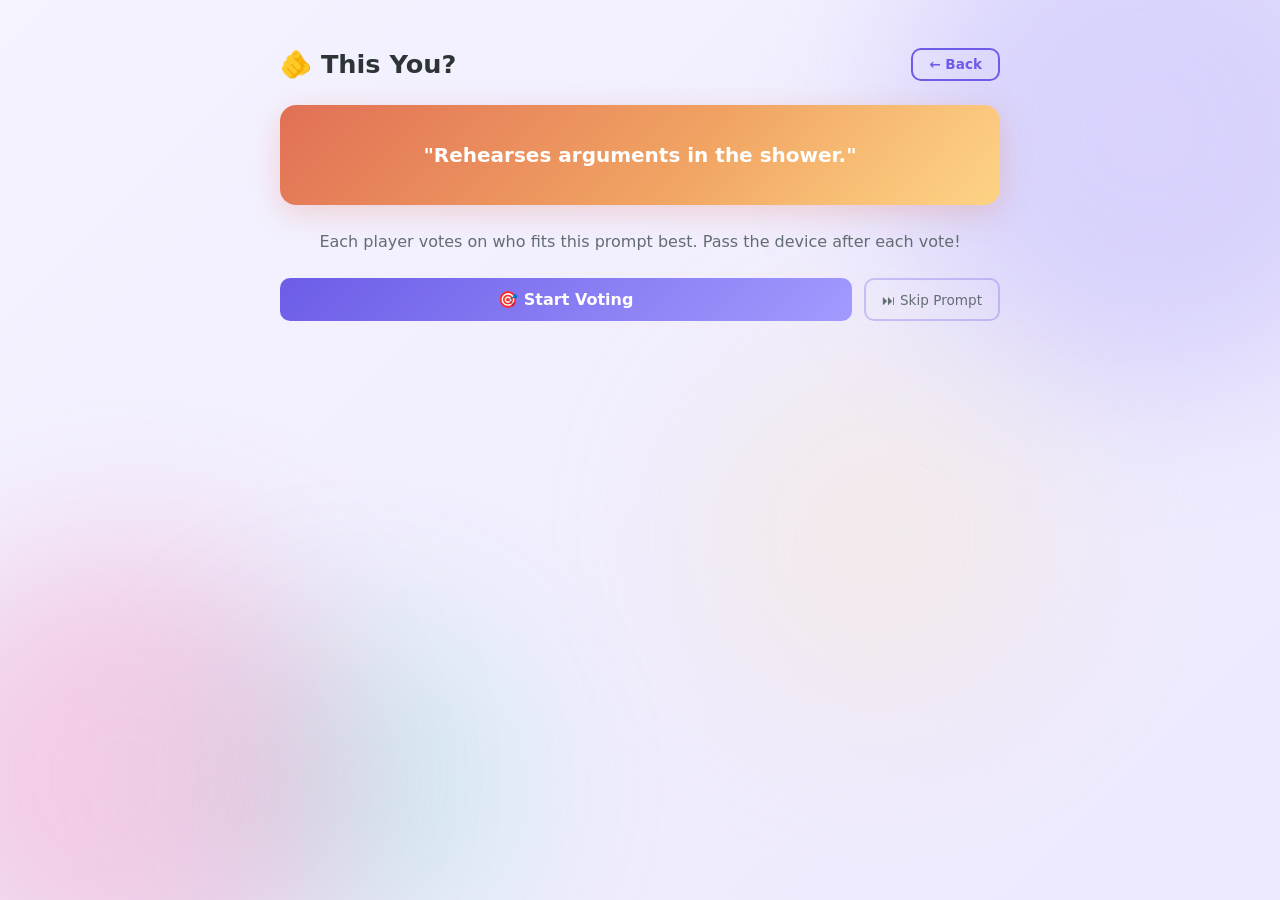
<file: games/this-you.html>
<!DOCTYPE html>
<html lang="en">
<head>
  <meta charset="UTF-8" />
  <meta name="viewport" content="width=device-width, initial-scale=1.0" />
  <title>This You?</title>
  <link rel="stylesheet" href="../css/global.css" />
  <style>
    .prompt-card {
      background: linear-gradient(135deg, #e17055, #fdcb6e);
      color: #fff;
      padding: 2rem;
      border-radius: var(--radius);
      text-align: center;
      font-size: 1.25rem;
      font-weight: 600;
      margin-bottom: 1.5rem;
      min-height: 100px;
      display: flex;
      align-items: center;
      justify-content: center;
      animation: scaleIn 0.4s ease both;
      box-shadow: 0 8px 30px rgba(225, 112, 85, 0.25);
      position: relative;
      overflow: hidden;
    }
    .prompt-card::before {
      content: '';
      position: absolute;
      inset: 0;
      background: linear-gradient(120deg, transparent 30%, rgba(255,255,255,0.15) 50%, transparent 70%);
      background-size: 200% 100%;
      animation: shimmer 3s ease-in-out infinite;
    }
    .prompt-card span { position: relative; z-index: 1; }
    .current-player-banner {
      background: linear-gradient(135deg, var(--accent), #fdcb6e);
      color: var(--text);
      padding: 0.6rem 1rem;
      border-radius: var(--radius-sm);
      text-align: center;
      font-weight: 600;
      margin-bottom: 1rem;
      animation: fadeInUp 0.3s ease both;
    }
    .vote-grid {
      display: flex;
      flex-wrap: wrap;
      gap: 0.6rem;
      margin-bottom: 1rem;
    }
    .vote-option {
      flex: 1 1 calc(50% - 0.3rem);
      min-width: 120px;
      padding: 0.85rem 1rem;
      border: 2px solid #dfe6e9;
      border-radius: var(--radius-sm);
      background: rgba(255,255,255,0.85);
      text-align: center;
      cursor: pointer;
      font-weight: 600;
      font-family: var(--font);
      font-size: 0.95rem;
      transition: all 0.25s ease;
    }
    .vote-option:hover { border-color: var(--primary-light); transform: translateY(-2px); }
    .vote-option.selected {
      border-color: var(--primary);
      background: var(--gradient-primary);
      color: #fff;
      transform: translateY(-2px);
      box-shadow: 0 4px 15px rgba(108,92,231,0.25);
    }
    .results-list {
      display: flex;
      flex-direction: column;
      gap: 0.5rem;
    }
    .result-row {
      display: flex;
      align-items: center;
      gap: 0.75rem;
      padding: 0.6rem 1rem;
      background: rgba(255,255,255,0.85);
      border-radius: var(--radius-sm);
      animation: fadeInUp 0.3s ease both;
    }
    .result-row .name { font-weight: 600; min-width: 80px; }
    .result-bar-wrap { flex: 1; height: 24px; background: #f0f0f0; border-radius: 12px; overflow: hidden; }
    .result-bar {
      height: 100%;
      background: var(--gradient-primary);
      border-radius: 12px;
      transition: width 0.6s cubic-bezier(.4,0,.2,1);
      display: flex;
      align-items: center;
      justify-content: flex-end;
      padding-right: 8px;
      font-size: 0.75rem;
      font-weight: 700;
      color: #fff;
      min-width: fit-content;
    }
    .crown { font-size: 1.3rem; margin-left: auto; }
    .skip-btn {
      background: none;
      border: 2px solid rgba(108,92,231,0.3);
      color: var(--text-light);
      padding: 0.4rem 1rem;
      border-radius: var(--radius-sm);
      cursor: pointer;
      font-family: var(--font);
      font-size: 0.85rem;
      transition: all 0.2s ease;
    }
    .skip-btn:hover { border-color: var(--primary); color: var(--primary); }
    .phase1-actions {
      display: flex;
      gap: 0.75rem;
      margin-top: 0.5rem;
    }
    .phase1-actions .btn { flex: 1; }
  </style>
</head>
<body>
<div class="bg-orbs"></div>
  <div class="game-page">
    <div class="game-header">
      <h1>🫵 This You?</h1>
      <button class="btn btn-outline btn-sm" onclick="window.location.href='../games.html'">← Back</button>
    </div>

    <!-- Phase 1: Show Prompt -->
    <div id="phase1">
      <div class="prompt-card" id="promptDisplay"><span>Loading...</span></div>
      <p class="text-center mb-3" style="color: var(--text-light);">
        Each player votes on who fits this prompt best. Pass the device after each vote!
      </p>
      <div class="phase1-actions">
        <button class="btn btn-primary" onclick="startVoting()">🎯 Start Voting</button>
        <button class="skip-btn" onclick="skipPrompt()">⏭ Skip Prompt</button>
      </div>
    </div>

    <!-- Phase 2: Vote -->
    <div id="phase2" class="hidden">
      <div class="prompt-card" id="promptReminder" style="font-size: 1rem; padding: 1.25rem;"><span></span></div>
      <div class="current-player-banner" id="voterBanner"></div>
      <div class="vote-grid" id="voteGrid"></div>
      <button class="btn btn-primary btn-block hidden" id="confirmBtn" onclick="confirmVote()">Lock In & Pass Device</button>
    </div>

    <!-- Phase 3: Results -->
    <div id="phase3" class="hidden">
      <div class="prompt-card" id="promptResult" style="font-size: 1rem; padding: 1.25rem;"><span></span></div>
      <h2 class="text-center mb-2">📊 Vote Results</h2>
      <div class="results-list" id="resultsList"></div>
      <button class="btn btn-secondary btn-block mt-3" onclick="nextRound()">🔄 Next Prompt</button>
      <button class="btn btn-outline btn-block mt-2" onclick="window.location.href='../games.html'">← Back to Games</button>
    </div>
  </div>

  <script src="../js/state.js"></script>
  <script src="../js/utils.js"></script>
  <script src="../js/prompts.js"></script>
  <script src="../js/room-game-sync.js"></script>
  <script>
    const PROMPTS = GAME_PROMPTS['this-you'];
    const participants = getParticipants();
    let currentPrompt = '';
    let currentVoterIndex = 0;
    let currentChoice = null;
    let votes = []; // { voter, target }
    let usedPrompts = [];
    let currentPhase = 1;
    let interactionBlockedAlertShown = false;

    const sync = createRoomGameSync({
      gameId: 'this-you',
      getState: () => ({
        phase: currentPhase,
        currentPrompt,
        currentVoterIndex,
        currentChoice,
        votes,
        usedPrompts,
        turnName: currentPhase === 2 && participants[currentVoterIndex] ? participants[currentVoterIndex].name : ''
      }),
      applyState: (snapshot) => {
        if (!snapshot || typeof snapshot !== 'object') return;
        currentPrompt = snapshot.currentPrompt || currentPrompt;
        currentVoterIndex = Number(snapshot.currentVoterIndex || 0);
        currentChoice = snapshot.currentChoice || null;
        votes = Array.isArray(snapshot.votes) ? snapshot.votes : [];
        usedPrompts = Array.isArray(snapshot.usedPrompts) ? snapshot.usedPrompts : usedPrompts;
        const phase = Number(snapshot.phase || 1);
        setPhase(phase);
        if (phase === 1) {
          document.getElementById('promptDisplay').querySelector('span').textContent = `"${currentPrompt}"`;
        } else if (phase === 2) {
          showVoter();
        } else {
          showResults();
        }
      }
    });

    function ensureCanInteract() {
      if (!isRoomMode()) return true;
      if (sync.canInteract()) return true;
      if (!interactionBlockedAlertShown) {
        alert('Wait for your turn.');
        interactionBlockedAlertShown = true;
      }
      return false;
    }

    function setPhase(n) {
      currentPhase = n;
      [1,2,3].forEach(p => document.getElementById(`phase${p}`).classList.toggle('hidden', p !== n));
    }
    function escapeHTML(s) { const d = document.createElement('div'); d.textContent = s; return d.innerHTML; }

    function pickPrompt() {
      const avail = PROMPTS.filter(p => !usedPrompts.includes(p));
      if (avail.length === 0) usedPrompts = [];
      const pool = avail.length > 0 ? avail : PROMPTS;
      const pick = getRandomItem(pool);
      usedPrompts.push(pick);
      return pick;
    }

    function loadPrompt() {
      currentPrompt = pickPrompt();
      document.getElementById('promptDisplay').querySelector('span').textContent = `"${currentPrompt}"`;
    }

    function skipPrompt() {
      if (!ensureCanInteract()) return;
      loadPrompt();
      sync.publish();
    }

    function startVoting() {
      if (!ensureCanInteract()) return;
      votes = [];
      currentVoterIndex = 0;
      currentChoice = null;
      setPhase(2);
      showVoter();
      sync.publish();
    }

    function showVoter() {
      if (currentVoterIndex >= participants.length) { showResults(); return; }
      const player = participants[currentVoterIndex];
      document.getElementById('promptReminder').querySelector('span').textContent = `"${currentPrompt}"`;
      document.getElementById('voterBanner').textContent = `🗳️ ${player.name}'s turn — who fits this best?`;
      currentChoice = null;
      document.getElementById('confirmBtn').classList.add('hidden');

      const grid = document.getElementById('voteGrid');
      grid.innerHTML = participants.map((p, i) => `
        <button class="vote-option" onclick="selectTarget(${i}, this)">${escapeHTML(p.name)}</button>
      `).join('');
    }

    function selectTarget(idx, btn) {
      if (!ensureCanInteract()) return;
      currentChoice = participants[idx].name;
      document.querySelectorAll('.vote-option').forEach(b => b.classList.remove('selected'));
      btn.classList.add('selected');
      document.getElementById('confirmBtn').classList.remove('hidden');
      sync.publish();
    }

    function confirmVote() {
      if (!ensureCanInteract()) return;
      if (!currentChoice) return;
      votes.push({ voter: participants[currentVoterIndex].name, target: currentChoice });
      currentVoterIndex++;
      showVoter();
      sync.publish();
    }

    function showResults() {
      setPhase(3);
      document.getElementById('promptResult').querySelector('span').textContent = `"${currentPrompt}"`;

      // Tally
      const tally = {};
      participants.forEach(p => tally[p.name] = 0);
      votes.forEach(v => { tally[v.target] = (tally[v.target] || 0) + 1; });

      const total = votes.length;
      const sorted = Object.entries(tally).sort((a,b) => b[1] - a[1]);
      const maxVotes = sorted[0][1];

      // Save scores — each vote received = 1 point
      const roundScores = {};
      participants.forEach(p => roundScores[p.name] = tally[p.name] || 0);
      if (!isRoomMode() || sync.getHostInfo().isHost) {
        saveGameScores('this-you', roundScores);
      }

      const list = document.getElementById('resultsList');
      list.innerHTML = sorted.map(([name, count], i) => {
        const pct = total > 0 ? Math.round((count / total) * 100) : 0;
        const crown = count === maxVotes && count > 0 ? '<span class="crown">👑</span>' : '';
        return `<div class="result-row" style="animation-delay: ${i * 0.08}s">
          <span class="name">${escapeHTML(name)}</span>
          <div class="result-bar-wrap">
            <div class="result-bar" style="width: ${Math.max(pct, 8)}%">${count} vote${count !== 1 ? 's' : ''}</div>
          </div>
          ${crown}
        </div>`;
      }).join('');
    }

    function nextRound() {
      if (!ensureCanInteract()) return;
      loadPrompt();
      setPhase(1);
      sync.publish();
    }

    // Init
    loadPrompt();
    sync.init();
  </script>
</body>
</html>
</file>
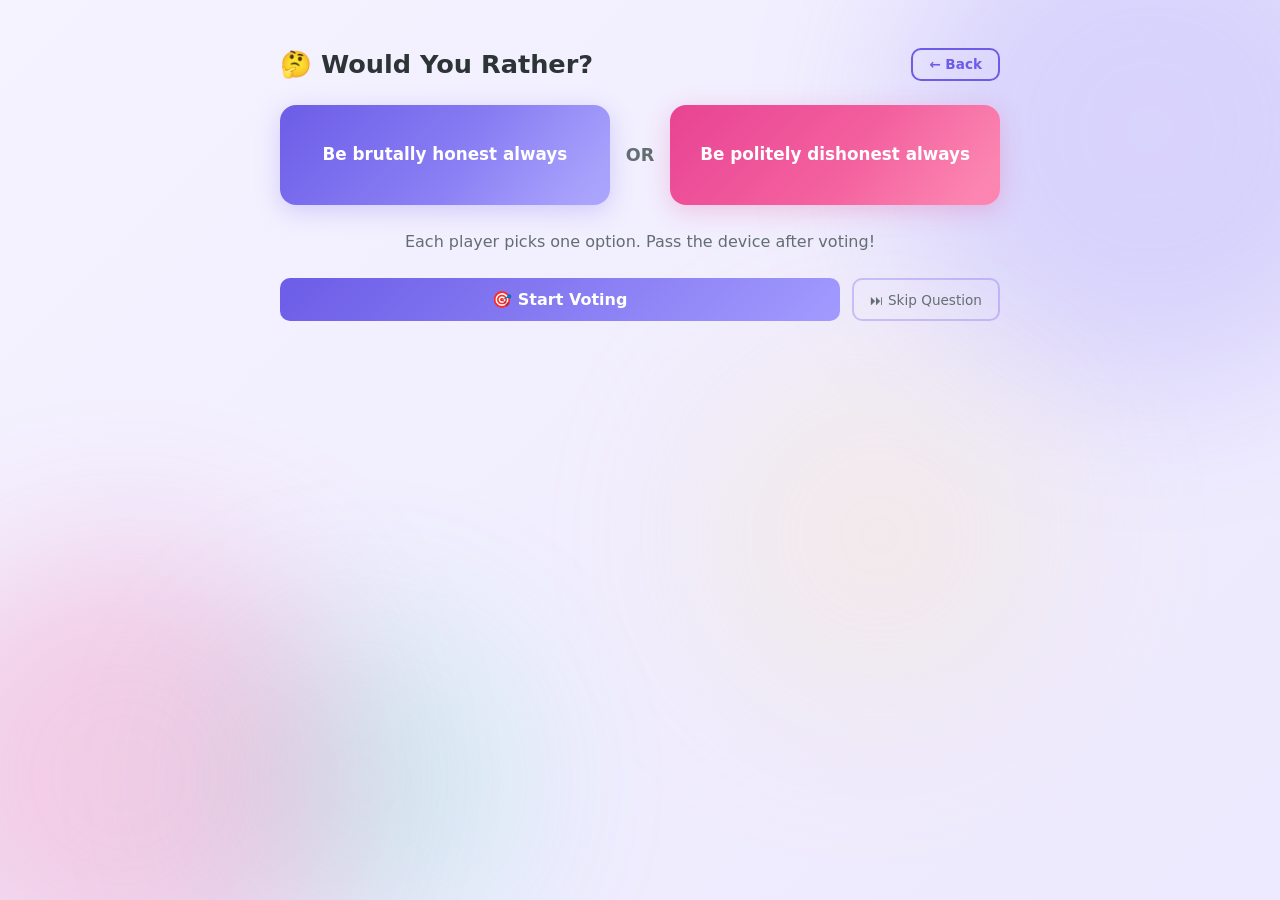
<file: games/would-you-rather.html>
<!DOCTYPE html>
<html lang="en">
<head>
  <meta charset="UTF-8" />
  <meta name="viewport" content="width=device-width, initial-scale=1.0" />
  <title>Would You Rather?</title>
  <link rel="stylesheet" href="../css/global.css" />
  <style>
    .wyr-card {
      display: flex;
      gap: 1rem;
      margin-bottom: 1.5rem;
      animation: scaleIn 0.4s ease both;
    }
    .wyr-option {
      flex: 1;
      padding: 1.5rem 1rem;
      border-radius: var(--radius);
      text-align: center;
      font-size: 1.05rem;
      font-weight: 700;
      min-height: 100px;
      display: flex;
      flex-direction: column;
      align-items: center;
      justify-content: center;
      position: relative;
      overflow: hidden;
      cursor: default;
    }
    .wyr-option.option-a {
      background: linear-gradient(135deg, #6c5ce7, #a29bfe);
      color: #fff;
      box-shadow: 0 6px 25px rgba(108, 92, 231, 0.25);
    }
    .wyr-option.option-b {
      background: linear-gradient(135deg, #e84393, #fd79a8);
      color: #fff;
      box-shadow: 0 6px 25px rgba(232, 67, 147, 0.25);
    }
    .wyr-option::before {
      content: '';
      position: absolute;
      inset: 0;
      background: linear-gradient(120deg, transparent 30%, rgba(255,255,255,0.12) 50%, transparent 70%);
      background-size: 200% 100%;
      animation: shimmer 3s ease-in-out infinite;
    }
    .wyr-option span { position: relative; z-index: 1; }
    .wyr-vs {
      display: flex;
      align-items: center;
      font-weight: 800;
      font-size: 1.1rem;
      color: var(--text-light);
    }
    .current-player-banner {
      background: linear-gradient(135deg, var(--accent), #fdcb6e);
      color: var(--text);
      padding: 0.6rem 1rem;
      border-radius: var(--radius-sm);
      text-align: center;
      font-weight: 600;
      margin-bottom: 1rem;
      animation: fadeInUp 0.3s ease both;
    }
    .vote-options {
      display: flex;
      gap: 0.75rem;
      margin-bottom: 1rem;
    }
    .vote-choice {
      flex: 1;
      padding: 1rem;
      border: 3px solid transparent;
      border-radius: var(--radius);
      cursor: pointer;
      font-family: var(--font);
      font-weight: 700;
      font-size: 1rem;
      text-align: center;
      transition: all 0.25s ease;
    }
    .vote-choice.choice-a {
      background: rgba(108,92,231,0.1);
      color: #6c5ce7;
      border-color: rgba(108,92,231,0.3);
    }
    .vote-choice.choice-a:hover, .vote-choice.choice-a.selected {
      background: #6c5ce7;
      color: #fff;
      transform: translateY(-3px);
      box-shadow: 0 6px 20px rgba(108,92,231,0.3);
    }
    .vote-choice.choice-b {
      background: rgba(232,67,147,0.1);
      color: #e84393;
      border-color: rgba(232,67,147,0.3);
    }
    .vote-choice.choice-b:hover, .vote-choice.choice-b.selected {
      background: #e84393;
      color: #fff;
      transform: translateY(-3px);
      box-shadow: 0 6px 20px rgba(232,67,147,0.3);
    }
    .result-bars {
      display: flex;
      flex-direction: column;
      gap: 0.75rem;
      margin: 1.5rem 0;
    }
    .result-bar-item {
      animation: fadeInUp 0.4s ease both;
    }
    .result-bar-item .label {
      font-weight: 600;
      font-size: 0.9rem;
      margin-bottom: 0.3rem;
      display: flex;
      justify-content: space-between;
    }
    .bar-track {
      height: 32px;
      background: #f0f0f0;
      border-radius: 16px;
      overflow: hidden;
      position: relative;
    }
    .bar-fill {
      height: 100%;
      border-radius: 16px;
      transition: width 0.8s cubic-bezier(.4,0,.2,1);
      display: flex;
      align-items: center;
      padding: 0 10px;
      font-size: 0.8rem;
      font-weight: 700;
      color: #fff;
    }
    .bar-fill.fill-a { background: var(--gradient-primary); }
    .bar-fill.fill-b { background: linear-gradient(135deg, #e84393, #fd79a8); }
    .voter-names {
      font-size: 0.8rem;
      color: var(--text-light);
      margin-top: 0.2rem;
    }
    .skip-btn {
      background: none;
      border: 2px solid rgba(108,92,231,0.3);
      color: var(--text-light);
      padding: 0.4rem 1rem;
      border-radius: var(--radius-sm);
      cursor: pointer;
      font-family: var(--font);
      font-size: 0.85rem;
      transition: all 0.2s ease;
    }
    .skip-btn:hover { border-color: var(--primary); color: var(--primary); }
    .phase1-actions {
      display: flex;
      gap: 0.75rem;
    }
    .phase1-actions .btn { flex: 1; }
    @media (max-width: 500px) {
      .wyr-card { flex-direction: column; }
      .wyr-vs { justify-content: center; }
      .vote-options { flex-direction: column; }
    }
  </style>
</head>
<body>
<div class="bg-orbs"></div>
  <div class="game-page">
    <div class="game-header">
      <h1>🤔 Would You Rather?</h1>
      <button class="btn btn-outline btn-sm" onclick="window.location.href='../games.html'">← Back</button>
    </div>

    <!-- Phase 1: Show Options -->
    <div id="phase1">
      <div class="wyr-card" id="wyrCard">
        <div class="wyr-option option-a"><span id="optionADisplay"></span></div>
        <div class="wyr-vs">OR</div>
        <div class="wyr-option option-b"><span id="optionBDisplay"></span></div>
      </div>
      <p class="text-center mb-3" style="color: var(--text-light);">
        Each player picks one option. Pass the device after voting!
      </p>
      <div class="phase1-actions">
        <button class="btn btn-primary" onclick="startVoting()">🎯 Start Voting</button>
        <button class="skip-btn" onclick="skipPrompt()">⏭ Skip Question</button>
      </div>
    </div>

    <!-- Phase 2: Voting -->
    <div id="phase2" class="hidden">
      <div class="wyr-card" id="wyrReminder" style="margin-bottom: 1rem;">
        <div class="wyr-option option-a" style="padding: 1rem; font-size: 0.9rem;"><span id="optionARemind"></span></div>
        <div class="wyr-vs">OR</div>
        <div class="wyr-option option-b" style="padding: 1rem; font-size: 0.9rem;"><span id="optionBRemind"></span></div>
      </div>
      <div class="current-player-banner" id="voterBanner"></div>
      <div class="vote-options">
        <button class="vote-choice choice-a" id="voteA" onclick="castVote('A', this)"></button>
        <button class="vote-choice choice-b" id="voteB" onclick="castVote('B', this)"></button>
      </div>
      <button class="btn btn-primary btn-block hidden" id="confirmBtn" onclick="confirmVote()">Lock In & Pass Device</button>
    </div>

    <!-- Phase 3: Results -->
    <div id="phase3" class="hidden">
      <div class="wyr-card" id="wyrResult" style="margin-bottom: 1rem;">
        <div class="wyr-option option-a" style="padding: 1rem; font-size: 0.9rem;"><span id="optionAResult"></span></div>
        <div class="wyr-vs">OR</div>
        <div class="wyr-option option-b" style="padding: 1rem; font-size: 0.9rem;"><span id="optionBResult"></span></div>
      </div>
      <h2 class="text-center mb-2">📊 Results</h2>
      <div class="result-bars" id="resultBars"></div>
      <button class="btn btn-secondary btn-block mt-3" onclick="nextRound()">🔄 Next Question</button>
      <button class="btn btn-outline btn-block mt-2" onclick="window.location.href='../games.html'">← Back to Games</button>
    </div>
  </div>

  <script src="../js/state.js"></script>
  <script src="../js/utils.js"></script>
  <script src="../js/prompts.js"></script>
  <script src="../js/room-game-sync.js"></script>
  <script>
    const PROMPTS = GAME_PROMPTS['would-you-rather'];
    const participants = getParticipants();
    let currentQ = null;
    let currentVoterIndex = 0;
    let currentChoice = null;
    let votes = [];
    let usedIndices = [];
    let currentPhase = 1;
    let interactionBlockedAlertShown = false;

    const sync = createRoomGameSync({
      gameId: 'would-you-rather',
      getState: () => ({
        phase: currentPhase,
        currentQ,
        currentVoterIndex,
        currentChoice,
        votes,
        usedIndices,
        turnName: currentPhase === 2 && participants[currentVoterIndex] ? participants[currentVoterIndex].name : ''
      }),
      applyState: (snapshot) => {
        if (!snapshot || typeof snapshot !== 'object') return;
        currentQ = snapshot.currentQ || currentQ;
        currentVoterIndex = Number(snapshot.currentVoterIndex || 0);
        currentChoice = snapshot.currentChoice || null;
        votes = Array.isArray(snapshot.votes) ? snapshot.votes : [];
        usedIndices = Array.isArray(snapshot.usedIndices) ? snapshot.usedIndices : usedIndices;
        const phase = Number(snapshot.phase || 1);
        setPhase(phase);
        if (!currentQ) return;
        if (phase === 1) {
          document.getElementById('optionADisplay').textContent = currentQ.optionA;
          document.getElementById('optionBDisplay').textContent = currentQ.optionB;
        } else if (phase === 2) {
          document.getElementById('optionARemind').textContent = currentQ.optionA;
          document.getElementById('optionBRemind').textContent = currentQ.optionB;
          document.getElementById('voteA').textContent = currentQ.optionA;
          document.getElementById('voteB').textContent = currentQ.optionB;
          showVoter();
        } else {
          showResults();
        }
      }
    });

    function ensureCanInteract() {
      if (!isRoomMode()) return true;
      if (sync.canInteract()) return true;
      if (!interactionBlockedAlertShown) {
        alert('Wait for your turn.');
        interactionBlockedAlertShown = true;
      }
      return false;
    }

    function setPhase(n) {
      currentPhase = n;
      [1,2,3].forEach(p => document.getElementById(`phase${p}`).classList.toggle('hidden', p !== n));
    }
    function escapeHTML(s) { const d = document.createElement('div'); d.textContent = s; return d.innerHTML; }

    function pickQuestion() {
      const avail = PROMPTS.map((q, i) => i).filter(i => !usedIndices.includes(i));
      if (avail.length === 0) usedIndices = [];
      const pool = avail.length > 0 ? avail : PROMPTS.map((q, i) => i);
      const idx = getRandomItem(pool);
      usedIndices.push(idx);
      return PROMPTS[idx];
    }

    function loadQuestion() {
      currentQ = pickQuestion();
      document.getElementById('optionADisplay').textContent = currentQ.optionA;
      document.getElementById('optionBDisplay').textContent = currentQ.optionB;
    }

    function skipPrompt() {
      if (!ensureCanInteract()) return;
      loadQuestion();
      sync.publish();
    }

    function startVoting() {
      if (!ensureCanInteract()) return;
      votes = [];
      currentVoterIndex = 0;
      currentChoice = null;
      document.getElementById('optionARemind').textContent = currentQ.optionA;
      document.getElementById('optionBRemind').textContent = currentQ.optionB;
      document.getElementById('voteA').textContent = currentQ.optionA;
      document.getElementById('voteB').textContent = currentQ.optionB;
      setPhase(2);
      showVoter();
      sync.publish();
    }

    function showVoter() {
      if (currentVoterIndex >= participants.length) { showResults(); return; }
      const player = participants[currentVoterIndex];
      document.getElementById('voterBanner').textContent = `🗳️ ${player.name}'s turn`;
      currentChoice = null;
      document.getElementById('confirmBtn').classList.add('hidden');
      document.querySelectorAll('.vote-choice').forEach(b => b.classList.remove('selected'));
    }

    function castVote(choice, btn) {
      if (!ensureCanInteract()) return;
      currentChoice = choice;
      document.querySelectorAll('.vote-choice').forEach(b => b.classList.remove('selected'));
      btn.classList.add('selected');
      document.getElementById('confirmBtn').classList.remove('hidden');
      sync.publish();
    }

    function confirmVote() {
      if (!ensureCanInteract()) return;
      if (!currentChoice) return;
      votes.push({ name: participants[currentVoterIndex].name, vote: currentChoice });
      currentVoterIndex++;
      showVoter();
      sync.publish();
    }

    function showResults() {
      setPhase(3);
      document.getElementById('optionAResult').textContent = currentQ.optionA;
      document.getElementById('optionBResult').textContent = currentQ.optionB;

      const aVoters = votes.filter(v => v.vote === 'A').map(v => v.name);
      const bVoters = votes.filter(v => v.vote === 'B').map(v => v.name);
      const total = votes.length;
      const aPct = total > 0 ? Math.round((aVoters.length / total) * 100) : 0;
      const bPct = total > 0 ? Math.round((bVoters.length / total) * 100) : 0;

      // Majority voters get a point
      const majorityChoice = aVoters.length >= bVoters.length ? 'A' : 'B';
      const roundScores = {};
      participants.forEach(p => roundScores[p.name] = 0);
      votes.filter(v => v.vote === majorityChoice).forEach(v => { roundScores[v.name] = 1; });
      if (!isRoomMode() || sync.getHostInfo().isHost) {
        saveGameScores('would-you-rather', roundScores);
      }

      document.getElementById('resultBars').innerHTML = `
        <div class="result-bar-item" style="animation-delay: 0s">
          <div class="label">
            <span>${escapeHTML(currentQ.optionA)}</span>
            <span>${aPct}%</span>
          </div>
          <div class="bar-track"><div class="bar-fill fill-a" style="width: ${Math.max(aPct, 5)}%">${aVoters.length}</div></div>
          <div class="voter-names">${aVoters.length > 0 ? aVoters.map(n => escapeHTML(n)).join(', ') : 'No votes'}</div>
        </div>
        <div class="result-bar-item" style="animation-delay: 0.1s">
          <div class="label">
            <span>${escapeHTML(currentQ.optionB)}</span>
            <span>${bPct}%</span>
          </div>
          <div class="bar-track"><div class="bar-fill fill-b" style="width: ${Math.max(bPct, 5)}%">${bVoters.length}</div></div>
          <div class="voter-names">${bVoters.length > 0 ? bVoters.map(n => escapeHTML(n)).join(', ') : 'No votes'}</div>
        </div>
      `;
    }

    function nextRound() {
      if (!ensureCanInteract()) return;
      loadQuestion();
      setPhase(1);
      sync.publish();
    }

    // Init
    loadQuestion();
    sync.init();
  </script>
</body>
</html>
</file>
<file: css/global.css>
/* ===================================
   Party Games Hub – Global Styles
   =================================== */

/* --- Reset & Base --- */
*, *::before, *::after {
  margin: 0;
  padding: 0;
  box-sizing: border-box;
}

:root {
  --primary: #6c5ce7;
  --primary-light: #a29bfe;
  --secondary: #fd79a8;
  --accent: #ffeaa7;
  --bg: #f8f9fc;
  --bg-card: #ffffff;
  --text: #2d3436;
  --text-light: #636e72;
  --danger: #d63031;
  --success: #00b894;
  --radius: 16px;
  --radius-sm: 10px;
  --shadow: 0 4px 20px rgba(0, 0, 0, 0.08);
  --shadow-hover: 0 8px 30px rgba(0, 0, 0, 0.12);
  --font: 'Segoe UI', system-ui, -apple-system, sans-serif;
  --transition: 0.2s ease;
  --gradient-bg: linear-gradient(135deg, #f5f3ff 0%, #ede9fe 25%, #fdf2f8 50%, #fef3c7 75%, #f0fdf4 100%);
  --gradient-primary: linear-gradient(135deg, #6c5ce7, #a29bfe);
  --gradient-secondary: linear-gradient(135deg, #fd79a8, #e84393);
  --gradient-warm: linear-gradient(135deg, #ffeaa7, #fdcb6e);
}

html {
  font-size: 16px;
  scroll-behavior: smooth;
}

body {
  font-family: var(--font);
  background: var(--gradient-bg);
  background-size: 400% 400%;
  animation: gradientShift 18s ease infinite;
  color: var(--text);
  min-height: 100dvh;
  display: flex;
  flex-direction: column;
  align-items: center;
  padding: 2rem 1rem;
  line-height: 1.6;
  position: relative;
  overflow-x: hidden;
}

/* --- Animated background blobs --- */
body::before,
body::after {
  content: '';
  position: fixed;
  border-radius: 50%;
  filter: blur(80px);
  opacity: 0.25;
  z-index: -1;
  animation: floatBlob 20s ease-in-out infinite;
}

body::before {
  width: 500px;
  height: 500px;
  background: radial-gradient(circle, var(--primary-light), var(--primary));
  top: -120px;
  right: -120px;
  animation: floatBlob 22s ease-in-out infinite, pulseBlob 8s ease-in-out infinite;
  animation-delay: -5s, 0s;
}

body::after {
  width: 450px;
  height: 450px;
  background: radial-gradient(circle, var(--secondary), #e84393);
  bottom: -100px;
  left: -100px;
  animation: floatBlob 26s ease-in-out infinite, pulseBlob 10s ease-in-out infinite;
  animation-delay: -10s, -3s;
}

/* --- Extra background layers via box-shadow on a helper --- */
.bg-orbs {
  position: fixed;
  inset: 0;
  z-index: -1;
  pointer-events: none;
  overflow: hidden;
}

.bg-orbs::before,
.bg-orbs::after {
  content: '';
  position: absolute;
  border-radius: 50%;
  filter: blur(90px);
  opacity: 0.18;
}

.bg-orbs::before {
  width: 350px;
  height: 350px;
  background: radial-gradient(circle, #ffeaa7, #fdcb6e);
  top: 40%;
  left: 55%;
  animation: floatBlob2 28s ease-in-out infinite, pulseBlob 12s ease-in-out infinite;
}

.bg-orbs::after {
  width: 300px;
  height: 300px;
  background: radial-gradient(circle, #55efc4, #00b894);
  top: 70%;
  right: 60%;
  animation: floatBlob2 24s ease-in-out infinite reverse, pulseBlob 9s ease-in-out infinite;
  animation-delay: -7s, -2s;
}

@keyframes gradientShift {
  0%   { background-position: 0% 50%; }
  25%  { background-position: 100% 25%; }
  50%  { background-position: 50% 100%; }
  75%  { background-position: 25% 0%; }
  100% { background-position: 0% 50%; }
}

@keyframes floatBlob {
  0%, 100% { transform: translate(0, 0) scale(1); }
  25% { transform: translate(40px, -50px) scale(1.08); }
  50% { transform: translate(-30px, 30px) scale(0.92); }
  75% { transform: translate(20px, 40px) scale(1.04); }
}

@keyframes floatBlob2 {
  0%, 100% { transform: translate(0, 0) scale(1) rotate(0deg); }
  33% { transform: translate(-50px, 30px) scale(1.1) rotate(60deg); }
  66% { transform: translate(40px, -40px) scale(0.9) rotate(-30deg); }
}

@keyframes pulseBlob {
  0%, 100% { opacity: 0.18; }
  50% { opacity: 0.32; }
}

/* --- Entrance animations --- */
@keyframes fadeInUp {
  from { opacity: 0; transform: translateY(24px); }
  to { opacity: 1; transform: translateY(0); }
}

@keyframes fadeIn {
  from { opacity: 0; }
  to { opacity: 1; }
}

@keyframes scaleIn {
  from { opacity: 0; transform: scale(0.9); }
  to { opacity: 1; transform: scale(1); }
}

@keyframes slideInLeft {
  from { opacity: 0; transform: translateX(-20px); }
  to { opacity: 1; transform: translateX(0); }
}

@keyframes slideInRight {
  from { opacity: 0; transform: translateX(20px); }
  to { opacity: 1; transform: translateX(0); }
}

@keyframes bounceIn {
  0% { opacity: 0; transform: scale(0.3); }
  50% { transform: scale(1.05); }
  70% { transform: scale(0.9); }
  100% { opacity: 1; transform: scale(1); }
}

@keyframes shimmer {
  0% { background-position: -200% center; }
  100% { background-position: 200% center; }
}

@keyframes pulse {
  0%, 100% { transform: scale(1); }
  50% { transform: scale(1.05); }
}

.animate-fade-in-up {
  animation: fadeInUp 0.5s ease both;
}

.animate-fade-in {
  animation: fadeIn 0.4s ease both;
}

.animate-scale-in {
  animation: scaleIn 0.4s ease both;
}

.animate-bounce-in {
  animation: bounceIn 0.6s ease both;
}

/* --- Typography --- */
h1, h2, h3 {
  font-weight: 700;
  line-height: 1.2;
}

h1 { font-size: 2.2rem; }
h2 { font-size: 1.6rem; }
h3 { font-size: 1.2rem; }

/* --- Container --- */
.container {
  width: 100%;
  max-width: 720px;
  margin: 0 auto;
}

.container-wide {
  width: 100%;
  max-width: 960px;
  margin: 0 auto;
}

/* --- Buttons --- */
.btn {
  display: inline-flex;
  align-items: center;
  justify-content: center;
  gap: 0.5rem;
  padding: 0.75rem 1.75rem;
  font-size: 1rem;
  font-weight: 600;
  border: none;
  border-radius: var(--radius-sm);
  cursor: pointer;
  transition: transform 0.25s cubic-bezier(.4,0,.2,1), box-shadow 0.25s ease, background 0.25s ease, border-color 0.25s ease;
  text-decoration: none;
  font-family: var(--font);
  position: relative;
  overflow: hidden;
}

.btn::after {
  content: '';
  position: absolute;
  inset: 0;
  background: linear-gradient(120deg, transparent 30%, rgba(255,255,255,0.2) 50%, transparent 70%);
  background-size: 200% 100%;
  opacity: 0;
  transition: opacity 0.3s;
}

.btn:hover::after {
  opacity: 1;
  animation: shimmer 0.8s ease forwards;
}

.btn:hover {
  transform: translateY(-2px);
  box-shadow: var(--shadow-hover);
}

.btn:active {
  transform: translateY(0) scale(0.98);
}

.btn-primary {
  background: var(--gradient-primary);
  color: #fff;
}

.btn-primary:hover {
  box-shadow: 0 6px 25px rgba(108, 92, 231, 0.35);
}

.btn-secondary {
  background: var(--gradient-secondary);
  color: #fff;
}

.btn-secondary:hover {
  box-shadow: 0 6px 25px rgba(253, 121, 168, 0.35);
}

.btn-outline {
  background: transparent;
  color: var(--primary);
  border: 2px solid var(--primary);
  backdrop-filter: blur(4px);
}

.btn-outline:hover {
  background: var(--primary);
  color: #fff;
}

.btn-danger {
  background: linear-gradient(135deg, #d63031, #e17055);
  color: #fff;
}

.btn-danger:hover {
  box-shadow: 0 6px 25px rgba(214, 48, 49, 0.35);
}

.btn-sm {
  padding: 0.4rem 1rem;
  font-size: 0.85rem;
}

.btn-block {
  width: 100%;
}

/* --- Inputs --- */
input[type="text"],
select,
textarea {
  width: 100%;
  padding: 0.75rem 1rem;
  font-size: 1rem;
  font-family: var(--font);
  border: 2px solid #dfe6e9;
  border-radius: var(--radius-sm);
  background: rgba(255, 255, 255, 0.8);
  backdrop-filter: blur(4px);
  color: var(--text);
  transition: border-color 0.3s ease, box-shadow 0.3s ease, background 0.3s ease;
}

input[type="text"]:focus,
select:focus,
textarea:focus {
  outline: none;
  border-color: var(--primary);
  box-shadow: 0 0 0 4px rgba(108, 92, 231, 0.12);
  background: #fff;
}

/* --- Cards --- */
.card {
  background: rgba(255, 255, 255, 0.75);
  backdrop-filter: blur(12px);
  -webkit-backdrop-filter: blur(12px);
  border: 1px solid rgba(255, 255, 255, 0.6);
  border-radius: var(--radius);
  padding: 1.5rem;
  box-shadow: var(--shadow);
  transition: transform 0.3s cubic-bezier(.4,0,.2,1), box-shadow 0.3s ease;
  animation: fadeInUp 0.4s ease both;
}

.card:hover {
  box-shadow: var(--shadow-hover);
  transform: translateY(-2px);
}

/* --- Utility Classes --- */
.text-center { text-align: center; }
.mt-1 { margin-top: 0.5rem; }
.mt-2 { margin-top: 1rem; }
.mt-3 { margin-top: 1.5rem; }
.mt-4 { margin-top: 2rem; }
.mb-2 { margin-bottom: 1rem; }
.mb-3 { margin-bottom: 1.5rem; }
.gap-1 { gap: 0.5rem; }
.gap-2 { gap: 1rem; }

.flex { display: flex; }
.flex-col { flex-direction: column; }
.flex-center { align-items: center; justify-content: center; }
.flex-between { justify-content: space-between; }
.flex-wrap { flex-wrap: wrap; }

.hidden { display: none !important; }

/* --- Participant List --- */
.participant-list {
  list-style: none;
  display: flex;
  flex-direction: column;
  gap: 0.5rem;
}

.participant-item {
  display: flex;
  align-items: center;
  justify-content: space-between;
  padding: 0.6rem 1rem;
  background: linear-gradient(135deg, rgba(241, 240, 255, 0.9), rgba(237, 233, 254, 0.7));
  border-radius: var(--radius-sm);
  font-weight: 500;
  animation: slideInLeft 0.3s ease both;
  transition: transform 0.2s ease, box-shadow 0.2s ease, background 0.2s ease;
}

.participant-item:hover {
  transform: translateX(4px);
  box-shadow: 0 2px 12px rgba(108, 92, 231, 0.12);
  background: linear-gradient(135deg, rgba(241, 240, 255, 1), rgba(237, 233, 254, 0.9));
}

.participant-item .remove-btn {
  background: none;
  border: none;
  color: var(--danger);
  cursor: pointer;
  font-size: 1.2rem;
  padding: 0.2rem 0.4rem;
  border-radius: 4px;
  transition: background var(--transition);
}

.participant-item .remove-btn:hover {
  background: rgba(214, 48, 49, 0.1);
}

/* --- Badge --- */
.badge {
  display: inline-block;
  padding: 0.2rem 0.6rem;
  font-size: 0.75rem;
  font-weight: 600;
  border-radius: 999px;
  background: var(--primary-light);
  color: #fff;
}

/* --- Screen wrapper for centering --- */
.screen {
  display: flex;
  flex-direction: column;
  align-items: center;
  justify-content: center;
  min-height: 80dvh;
  text-align: center;
  gap: 1.5rem;
  animation: fadeInUp 0.6s ease both;
}

/* --- Game page layout --- */
.game-page {
  width: 100%;
  max-width: 720px;
  margin: 0 auto;
  padding: 1rem 0;
  animation: fadeInUp 0.5s ease both;
}

.game-header {
  display: flex;
  align-items: center;
  justify-content: space-between;
  margin-bottom: 1.5rem;
}

.game-header h1 {
  font-size: 1.6rem;
}

/* --- Voting / Options --- */
.options-grid {
  display: flex;
  flex-wrap: wrap;
  gap: 0.75rem;
}

.option-btn {
  flex: 1;
  min-width: 120px;
  padding: 0.75rem 1rem;
  font-size: 1rem;
  font-weight: 600;
  border: 2px solid var(--primary-light);
  border-radius: var(--radius-sm);
  background: rgba(255, 255, 255, 0.8);
  color: var(--primary);
  cursor: pointer;
  transition: all 0.3s cubic-bezier(.4,0,.2,1);
  font-family: var(--font);
}

.option-btn:hover {
  background: var(--gradient-primary);
  color: #fff;
  border-color: var(--primary);
  transform: translateY(-2px);
  box-shadow: 0 4px 15px rgba(108, 92, 231, 0.25);
}

.option-btn.selected {
  background: var(--gradient-primary);
  color: #fff;
  border-color: var(--primary);
  transform: scale(1.02);
  box-shadow: 0 4px 15px rgba(108, 92, 231, 0.25);
}

/* --- Results bar --- */
.result-bar-wrapper {
  margin-bottom: 0.75rem;
}

.result-label {
  display: flex;
  justify-content: space-between;
  font-size: 0.9rem;
  font-weight: 500;
  margin-bottom: 0.3rem;
}

.result-bar {
  height: 12px;
  border-radius: 6px;
  background: #e0e0e0;
  overflow: hidden;
}

.result-bar-fill {
  height: 100%;
  border-radius: 6px;
  background: var(--gradient-primary);
  transition: width 0.8s cubic-bezier(.4,0,.2,1);
}

/* --- Responsive --- */
@media (max-width: 600px) {
  body {
    padding: 1rem 0.75rem;
  }

  h1 { font-size: 1.6rem; }
  h2 { font-size: 1.3rem; }

  .btn {
    padding: 0.65rem 1.25rem;
    font-size: 0.95rem;
  }

  .game-header {
    flex-direction: column;
    gap: 0.5rem;
    text-align: center;
  }
}

/* --- Word-wrap safety --- */
h1, h2, h3, p, span, div, li, td, th, label, button {
  overflow-wrap: break-word;
  word-wrap: break-word;
}

.text-break {
  word-break: break-word;
  overflow-wrap: anywhere;
  hyphens: auto;
}
</file>
<file: css/cards.css>
/* ===================================
   Party Games Hub – Card Grid Styles
   =================================== */

.games-grid {
  display: grid;
  grid-template-columns: repeat(auto-fill, minmax(260px, 1fr));
  gap: 1.25rem;
  width: 100%;
}

.game-card {
  background: rgba(255, 255, 255, 0.75);
  backdrop-filter: blur(12px);
  -webkit-backdrop-filter: blur(12px);
  border: 1px solid rgba(255, 255, 255, 0.6);
  border-radius: var(--radius);
  padding: 1.5rem;
  box-shadow: var(--shadow);
  display: flex;
  flex-direction: column;
  gap: 0.75rem;
  transition: transform 0.35s cubic-bezier(.4,0,.2,1), box-shadow 0.35s ease;
  border-top: 4px solid transparent;
  border-image: var(--gradient-primary) 1;
  border-image-slice: 1;
  position: relative;
  overflow: hidden;
  animation: fadeInUp 0.5s ease both;
}

.game-card::before {
  content: '';
  position: absolute;
  inset: 0;
  background: var(--gradient-primary);
  opacity: 0;
  transition: opacity 0.35s ease;
  z-index: 0;
}

.game-card:hover::before {
  opacity: 0.04;
}

.game-card:hover {
  transform: translateY(-6px) scale(1.01);
  box-shadow: 0 12px 40px rgba(108, 92, 231, 0.18);
}

.game-card > * {
  position: relative;
  z-index: 1;
}

.game-card h3 {
  font-size: 1.2rem;
  color: var(--text);
}

.game-card p {
  font-size: 0.95rem;
  color: var(--text-light);
  flex: 1;
}

.game-card .meta {
  font-size: 0.8rem;
  color: var(--text-light);
  display: flex;
  align-items: center;
  gap: 0.3rem;
}

.game-card .btn {
  margin-top: 0.5rem;
}

/* Staggered entrance animation for grid children */
.game-card:nth-child(1) { animation-delay: 0.05s; }
.game-card:nth-child(2) { animation-delay: 0.15s; }
.game-card:nth-child(3) { animation-delay: 0.25s; }
.game-card:nth-child(4) { animation-delay: 0.35s; }
.game-card:nth-child(5) { animation-delay: 0.45s; }
.game-card:nth-child(6) { animation-delay: 0.55s; }

/* When only 1 game, don't stretch full width */
@media (min-width: 600px) {
  .games-grid {
    grid-template-columns: repeat(auto-fill, minmax(280px, 1fr));
  }
}
</file>
